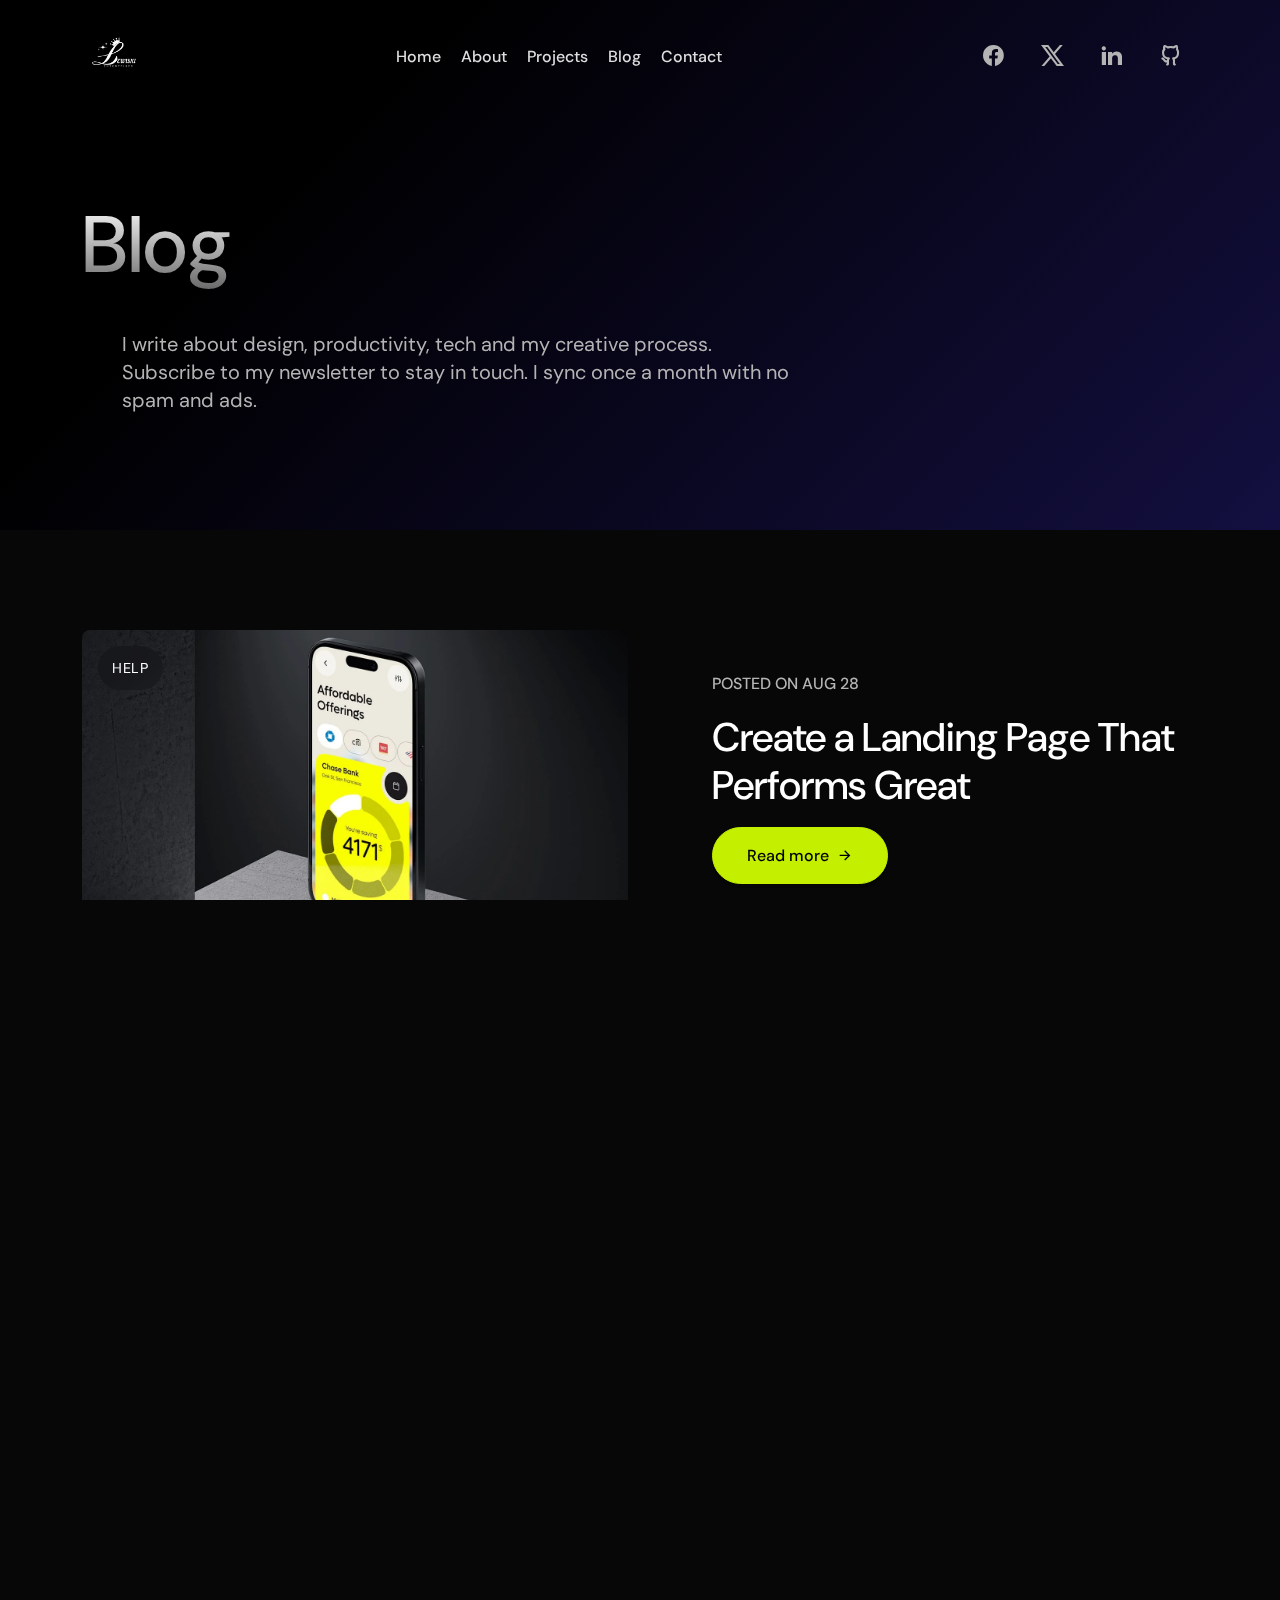
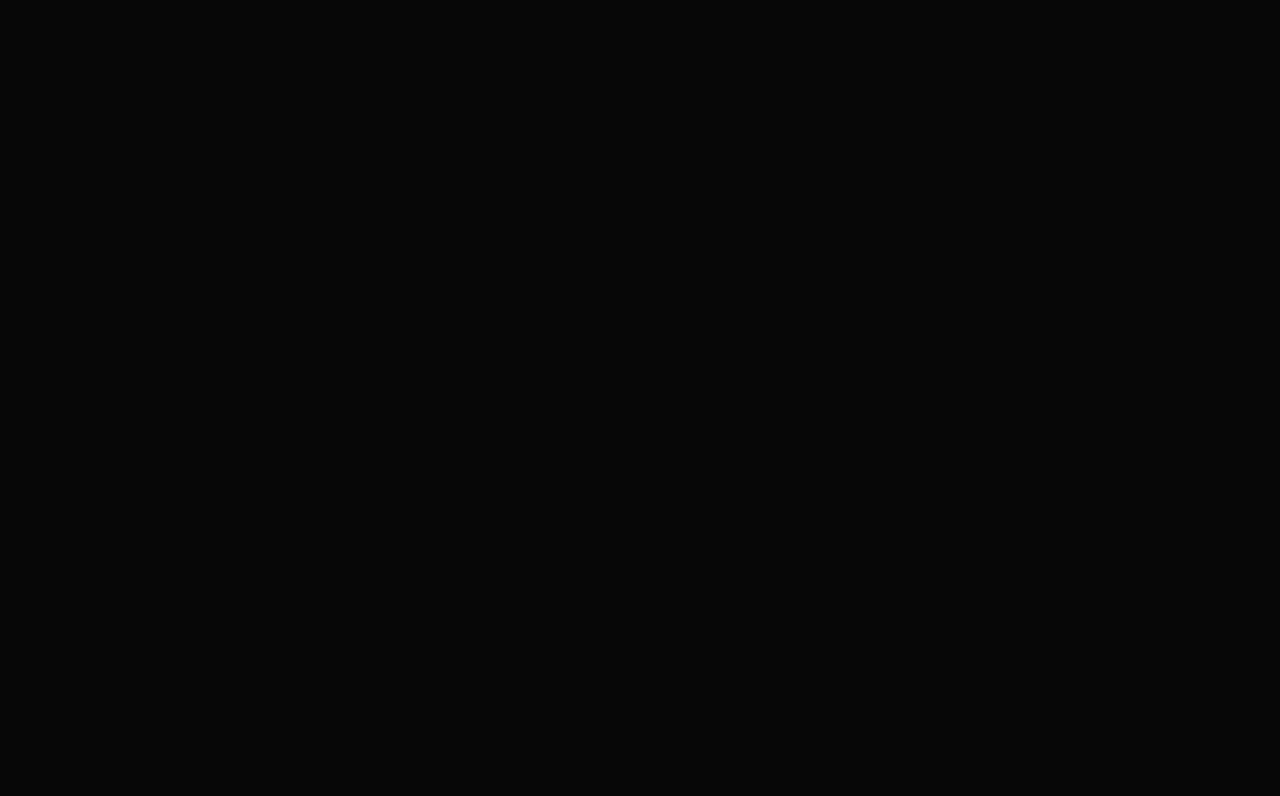
<file: blog.html>
<!DOCTYPE html>
<html lang="en">

<head>
    <!-- META -->
    <meta charset="utf-8">
    <meta http-equiv="X-UA-Compatible" content="IE=edge">
    <meta name="viewport" content="width=device-width, initial-scale=1">
    <meta name="description" content="Wize - Creative Portfolio Showcase Template">
    <meta name="keywords" content="personal, portfolio new, html, one page, bootstrap, new html template, design, creative, onepage, clean, modern">
    <meta name="author" content="Tanvir Hossain">
    <!-- PAGE TITLE -->
    <title>Wize - Creative Personal Portfolio</title>
    <!-- FAVICON ICON -->
    <link rel="shortcut icon" href="assets/images/favicon.png" type="image/x-icon" />
    <!-- ALL GOOGLE FONTS -->
    <link rel="preconnect" href="https://fonts.googleapis.com">
    <link rel="preconnect" href="https://fonts.gstatic.com" crossorigin>
    <link href="https://fonts.googleapis.com/css2?family=DM+Sans:ital,opsz,wght@0,9..40,100..1000;1,9..40,100..1000&display=swap" rel="stylesheet">
    <!-- BOOTSTRAP CSS -->
    <link rel="stylesheet" href="assets/css/bootstrap.min.css" />
    <!-- FONT AWESOME CSS -->
    <link rel="stylesheet" href="assets/fonts/remixicon.css" />
    <!-- MAGNIFIC CSS -->
    <link rel="stylesheet" href="assets/css/magnific-popup.css">
    <!-- NICE SELECT CSS -->
    <link rel="stylesheet" href="assets/css/nice-select.min.css" />
    <!-- ANIMATE CSS -->
    <link rel="stylesheet" href="assets/css/animate.min.css" />
    <!-- SLICK CSS -->
    <link rel="stylesheet" href="assets/css/slick.min.css" />
    <!-- SPACING CSS -->
    <link rel="stylesheet" href="assets/css/spacing.css" />
    <!-- MAIN STYLE CSS -->
    <link rel="stylesheet" href="assets/css/style.css" />
    <!-- RESPONSIVE CSS -->
    <link rel="stylesheet" href="assets/css/responsive.css">
    <!-- HTML5 shim and Respond.js IE8 support of HTML5 elements and media queries -->
    <!-- WARNING: Respond.js doesn't work if you view the page via file:// -->
    <!--[if lt IE 9]>
      <script src="https://oss.maxcdn.com/html5shiv/3.7.2/html5shiv.min.js"></script>
      <script src="https://oss.maxcdn.com/respond/1.4.2/respond.min.js"></script>
    <![endif]-->
</head>

<body>
  
    <!-- END PRELOADER AREA -->
    <!-- START MAGIC CURSOR AND BALL AREA-->
    <div id="magic-cursor">
        <div id="ball"></div>
    </div>
    <div id="magic-cursor">
        <div id="ball"></div>
    </div>
    <!-- / END MAGIC CURSOR AND BALL AREA-->
    <!-- START MENU DESIGN AREA -->
    <header class="main-header">
        <div class="header-upper">
            <div class="container">
                <div class="header-inner d-flex align-items-center">
                    <!-- START LOGO DESIGN AREA -->
                    <div class="logo-outer">
                        <div class="logo">
                            <a href="index.html"><img src="assets/images/logos/logo.png" alt="Logo" title="Logo" /></a>
                        </div>
                    </div>
                    <!-- / END LOGO DESIGN AREA -->
                    <!-- START NAV DESIGN AREA -->
                    <div class="nav-outer clearfix mx-auto">
                        <!-- Main Menu -->
                        <nav class="main-menu navbar-expand-lg">
                            <div class="navbar-header">
                                <div class="mobile-logo">
                                    <a href="index.html">
                                        <img src="assets/images/logos/logo.png" alt="Logo" title="Logo" />
                                    </a>
                                </div>
                                <!-- Toggle Button -->
                                <button type="button" class="navbar-toggle" data-bs-toggle="collapse" data-bs-target=".navbar-collapse">
                                    <span class="icon-bar"></span>
                                    <span class="icon-bar"></span>
                                    <span class="icon-bar"></span>
                                </button>
                            </div>
                            <div class="navbar-collapse collapse">
                                <ul class="navigation clearfix">
                                    <li><a class="nav-link-click" href="index.html">Home</a></li>
                                    <li><a class="nav-link-click" href="about.html">about</a></li>
                                    <li><a class="nav-link-click" href="projects.html">Projects</a></li>
                                    <li><a class="nav-link-click" href="blog.html">blog</a></li>
                                    <li><a class="nav-link-click" href="contact.html">Contact</a></li>
                                </ul>
                            </div>
                        </nav>
                        <!-- / END NAV DESIGN AREA -->
                    </div>
                    <div class="about-social text-center">
                        <ul>
                            <li><a href=""><i class="ri-facebook-circle-fill"></i></a></li>
                            <li><a href=""><i class="ri-twitter-x-line"></i></a></li>
                            <li><a href=""><i class="ri-linkedin-fill"></i></a></li>
                            <li><a href=""><i class="ri-github-line"></i></a></li>
                        </ul>
                    </div>
                </div>
            </div>
        </div>
    </header>
    <!-- / END MENU DESIGN AREA -->
    <!-- START MENU DESIGN AREA -->
    <div id="smooth-wrapper">
        <div id="smooth-content">
            <main class="main-bg o-hidden">
                <!-- START HEADER DESIGN AREA -->
                <section class="single-page-hero-area">
                    <div class="container">
                        <div class="row align-items-center">
                            <div class="col-lg-12">
                                <h2>Blog</h2>
                                <p>I write about design, productivity, tech and my creative process. Subscribe to my newsletter to stay in touch. I sync once a month with no spam and ads.</p>
                            </div>
                        </div>
                    </div>
                </section>
                <!-- / END HEADER DESIGN AREA -->
                <!-- START VLOG DESIGN AREA -->
                <div class="blog-area" id="blog">
                    <div class="container">
                        <div class="row">
                            <div class="blog-list">
                                <div class="col-lg-12">
                                    <!-- START SINGLE VLOG DESIGN AREA -->
                                    <div class="row blog-post-box align-items-center">
                                        <div class="col-lg-6">
                                            <div class="blog-post-img">
                                                <a href="single-blog.html">
                                                    <img src="assets/images/blog/blog1.jpg" alt="">
                                                </a>
                                                <div class="blog-post-category">
                                                    <a href="#">Help</a>
                                                </div>
                                            </div>
                                        </div>
                                        <div class="col-lg-6">
                                            <div class="blog-post-caption">
                                                <h3>Posted on Aug 28</h3>
                                                <h2><a class="link-decoration" href="single-blog.html">Create a Landing Page That Performs Great</a></h2>
                                                <a class="theme-btn" href="single-blog.html">Read more <i class="ri-arrow-right-line"></i></a>
                                            </div>
                                        </div>
                                    </div>
                                    <!-- START SINGLE VLOG DESIGN AREA -->
                                    <!-- START SINGLE VLOG DESIGN AREA -->
                                    <div class="row blog-post-box align-items-center">
                                        <div class="col-lg-6">
                                            <div class="blog-post-img">
                                                <a href="single-blog.html">
                                                    <img src="assets/images/blog/blog2.jpg" alt="">
                                                </a>
                                                <div class="blog-post-category">
                                                    <a href="#">Branding</a>
                                                </div>
                                            </div>
                                        </div>
                                        <div class="col-lg-6">
                                            <div class="blog-post-caption">
                                                <h3>Posted on Aug 28</h3>
                                                <h2><a class="link-decoration" href="single-blog.html">Starting and Growing a Career in Web Design</a></h2>
                                                <a class="theme-btn" href="single-blog.html">Read more <i class="ri-arrow-right-line"></i></a>
                                            </div>
                                        </div>
                                    </div>
                                    <!-- START SINGLE VLOG DESIGN AREA -->
                                    <!-- START SINGLE VLOG DESIGN AREA -->
                                    <div class="row blog-post-box align-items-center">
                                        <div class="col-lg-6">
                                            <div class="blog-post-img">
                                                <a href="single-blog.html">
                                                    <img src="assets/images/blog/blog3.jpg" alt="">
                                                </a>
                                                <div class="blog-post-category">
                                                    <a href="#">Design</a>
                                                </div>
                                            </div>
                                        </div>
                                        <div class="col-lg-6">
                                            <div class="blog-post-caption">
                                                <h3>Posted on Aug 28</h3>
                                                <h2><a class="link-decoration" href="single-blog.html">How Can Designers Prepare for the Future?</a></h2>
                                                <a class="theme-btn" href="single-blog.html">Read more <i class="ri-arrow-right-line"></i></a>
                                            </div>
                                        </div>
                                    </div>
                                    <!-- START SINGLE VLOG DESIGN AREA -->
                                </div>
                            </div>
                        </div>
                    </div>
                </div>
                <!-- / END VLOG DESIGN AREA -->
                <!-- START CALL TO ACTION DESIGN AREA -->
                <section class="call-to-action-area">
                    <div class="container">
                        <div class="row">
                            <!-- START ABOUT TEXT DESIGN AREA -->
                            <div class="col-lg-12">
                                <div class="call-to-action-part wow fadeInUp delay-0-2s text-center">
                                    <h2>Are You Ready to kickstart your project?</h2>
                                    <p>Reach out and let's make it happen ✨. I'm also available for full-time or Part-time opportunities to push the boundaries of design and deliver exceptional work.</p>
                                    <div class="hero-btns">
                                        <a href="contact.html" class="theme-btn call-to-action-button">Let's Talk <i class="ri-download-line"></i></a>
                                    </div>
                                </div>
                            </div>
                            <!-- / END ABOUT TEXT DESIGN AREA -->
                        </div>
                    </div>
                </section>
                <!--  // END CALL TO ACTION DESIGN AREA -->
                <!-- START FOOTER DESIGN AREA -->
                <footer class="main-footer">
                    <div class="footer-bottom pt-50 pb-40">
                        <div class="container">
                            <div class="row">
                                <div class="col-lg-12 text-center">
                                    <div class="copyright-text">
                                        <p>
                                            &copy;Copyright <a href="index.html">Wize</a> All
                                            Rights Reserved.
                                        </p>
                                    </div>
                                </div>
                            </div>
                        </div>
                    </div>
                </footer>
            </main>
        </div>
    </div>
    <!-- / END FOOTER DESIGN AREA -->
    <!-- START SCROOL UP DESIGN AREA -->
    <div class="progress-wrap cursor-pointer">
        <i class="ri-arrow-up-s-line"></i>
        <svg class="progress-circle svg-content" width="100%" height="100%" viewBox="-1 -1 102 102">
            <path d="M50,1 a49,49 0 0,1 0,98 a49,49 0 0,1 0,-98" />
        </svg>
    </div>
    <!-- / END SCROOL UP DESIGN AREA -->
    <!-- JQUERY JS -->
    <script src="assets/js/jquery-3.6.0.min.js"></script>
    <!-- BOOTSTRAP JS-->
    <script src="assets/js/bootstrap.min.js"></script>
    <!-- APPEAR JS -->
    <script src="assets/js/appear.min.js"></script>
    <!-- MAGNIFICANT JS -->
    <script src="assets/js/jquery.magnific-popup.min.js"></script>
    <!-- SLICK JS-->
    <script src="assets/js/slick.min.js"></script>
    <!-- GSAP AND LOCOMOTIV JS-->
    <script src="assets/js/gsap.min.js"></script>
    <script src="assets/js/ScrollSmoother.min.js"></script>
    <script src="assets/js/ScrollTrigger.min.js"></script>
    <script src="assets/js/smoother-script.js"></script>
    <!-- NICE SELECT JS-->
    <script src="assets/js/jquery.nice-select.min.js"></script>
    <!-- IMAGE LOADER JS-->
    <script src="assets/js/imagesloaded.pkgd.min.js"></script>
    <!-- ISOTOPE JS-->
    <script src="assets/js/isotope.pkgd.min.js"></script>
    <!--  WOW ANIMATION JS-->
    <script src="assets/js/wow.min.js"></script>
    <!-- SCRIPT JS-->
    <script src="assets/js/script.js"></script>
</body>

</html>
</file>
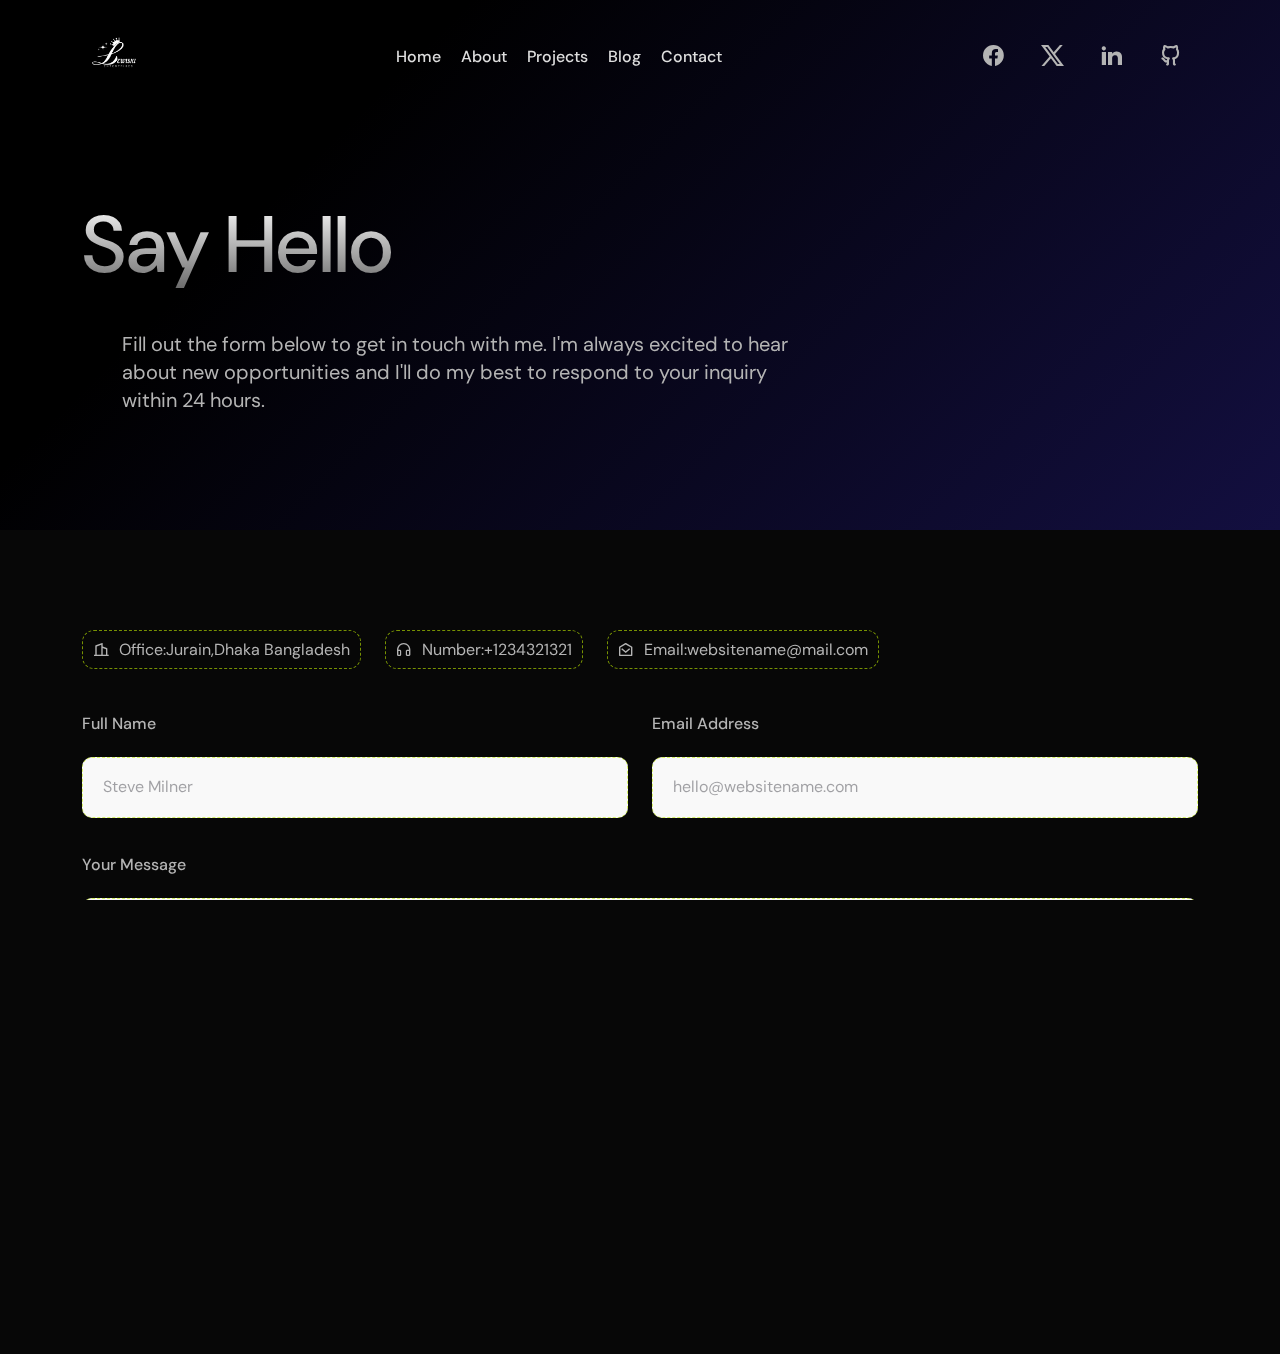
<file: contact.html>
<!DOCTYPE html>
<html lang="en">

<head>
    <!-- META -->
    <meta charset="utf-8">
    <meta http-equiv="X-UA-Compatible" content="IE=edge">
    <meta name="viewport" content="width=device-width, initial-scale=1">
    <meta name="description" content="Wize - Creative Portfolio Showcase Template">
    <meta name="keywords" content="personal, portfolio new, html, one page, bootstrap, new html template, design, creative, onepage, clean, modern">
    <meta name="author" content="Tanvir Hossain">
    <!-- PAGE TITLE -->
    <title>Wize - Creative Personal Portfolio</title>
    <!-- FAVICON ICON -->
    <link rel="shortcut icon" href="assets/images/favicon.png" type="image/x-icon" />
    <!-- ALL GOOGLE FONTS -->
    <link rel="preconnect" href="https://fonts.googleapis.com">
    <link rel="preconnect" href="https://fonts.gstatic.com" crossorigin>
    <link href="https://fonts.googleapis.com/css2?family=DM+Sans:ital,opsz,wght@0,9..40,100..1000;1,9..40,100..1000&display=swap" rel="stylesheet">
    <!-- BOOTSTRAP CSS -->
    <link rel="stylesheet" href="assets/css/bootstrap.min.css" />
    <!-- FONT AWESOME CSS -->
    <link rel="stylesheet" href="assets/fonts/remixicon.css" />
    <!-- MAGNIFIC CSS -->
    <link rel="stylesheet" href="assets/css/magnific-popup.css">
    <!-- NICE SELECT CSS -->
    <link rel="stylesheet" href="assets/css/nice-select.min.css" />
    <!-- ANIMATE CSS -->
    <link rel="stylesheet" href="assets/css/animate.min.css" />
    <!-- SLICK CSS -->
    <link rel="stylesheet" href="assets/css/slick.min.css" />
    <!-- SPACING CSS -->
    <link rel="stylesheet" href="assets/css/spacing.css" />
    <!-- MAIN STYLE CSS -->
    <link rel="stylesheet" href="assets/css/style.css" />
    <!-- RESPONSIVE CSS -->
    <link rel="stylesheet" href="assets/css/responsive.css">
    <!-- HTML5 shim and Respond.js IE8 support of HTML5 elements and media queries -->
    <!-- WARNING: Respond.js doesn't work if you view the page via file:// -->
    <!--[if lt IE 9]>
      <script src="https://oss.maxcdn.com/html5shiv/3.7.2/html5shiv.min.js"></script>
      <script src="https://oss.maxcdn.com/respond/1.4.2/respond.min.js"></script>
    <![endif]-->
</head>

<body>
    <!-- START PRELOADER AREA-->
    
    <!-- END PRELOADER AREA -->
    <!-- START MAGIC CURSOR AND BALL AREA-->
    <div id="magic-cursor">
        <div id="ball"></div>
    </div>
    <div id="magic-cursor">
        <div id="ball"></div>
    </div>
    <!-- / END MAGIC CURSOR AND BALL AREA-->
    <!-- START MENU DESIGN AREA -->
    <header class="main-header">
        <div class="header-upper">
            <div class="container">
                <div class="header-inner d-flex align-items-center">
                    <!-- START LOGO DESIGN AREA -->
                    <div class="logo-outer">
                        <div class="logo">
                            <a href="index.html"><img src="assets/images/logos/logo.png" alt="Logo" title="Logo" /></a>
                        </div>
                    </div>
                    <!-- / END LOGO DESIGN AREA -->
                    <!-- START NAV DESIGN AREA -->
                    <div class="nav-outer clearfix mx-auto">
                        <!-- Main Menu -->
                        <nav class="main-menu navbar-expand-lg">
                            <div class="navbar-header">
                                <div class="mobile-logo">
                                    <a href="index.html">
                                        <img src="assets/images/logos/logo.png" alt="Logo" title="Logo" />
                                    </a>
                                </div>
                                <!-- Toggle Button -->
                                <button type="button" class="navbar-toggle" data-bs-toggle="collapse" data-bs-target=".navbar-collapse">
                                    <span class="icon-bar"></span>
                                    <span class="icon-bar"></span>
                                    <span class="icon-bar"></span>
                                </button>
                            </div>
                            <div class="navbar-collapse collapse">
                                <ul class="navigation clearfix">
                                    <li><a class="nav-link-click" href="index.html">Home</a></li>
                                    <li><a class="nav-link-click" href="about.html">about</a></li>
                                    <li><a class="nav-link-click" href="projects.html">Projects</a></li>
                                    <li><a class="nav-link-click" href="blog.html">blog</a></li>
                                    <li><a class="nav-link-click" href="contact.html">Contact</a></li>
                                </ul>
                            </div>
                        </nav>
                        <!-- / END NAV DESIGN AREA -->
                    </div>
                    <div class="about-social text-center">
                        <ul>
                            <li><a href=""><i class="ri-facebook-circle-fill"></i></a></li>
                            <li><a href=""><i class="ri-twitter-x-line"></i></a></li>
                            <li><a href=""><i class="ri-linkedin-fill"></i></a></li>
                            <li><a href=""><i class="ri-github-line"></i></a></li>
                        </ul>
                    </div>
                </div>
            </div>
        </div>
    </header>
    <!-- / END MENU DESIGN AREA -->
    <!-- START MENU DESIGN AREA -->
    <div id="smooth-wrapper">
        <div id="smooth-content">
            <main class="main-bg o-hidden">
                <!-- START HEADER DESIGN AREA -->
                <section class="single-page-hero-area">
                    <div class="container">
                        <div class="row align-items-center">
                            <div class="col-lg-12">
                                <h2>Say Hello</h2>
                                <p>Fill out the form below to get in touch with me. I'm always excited to hear about new opportunities and I'll do my best to respond to your inquiry within 24 hours.</p>
                            </div>
                        </div>
                    </div>
                </section>
                <!-- / END HEADER DESIGN AREA -->
                <!-- START CONTACT DESIGN AREA -->
                <section id="contact" class="contact-area">
                    <div class="container">
                        <div class="container-inner">
                            <div class="row">
                                <!-- START CONTACT FORM DESIGN AREA -->
                                <div class="col-lg-12">
                                    <ul class="extra-skills wow fadeInUp delay-0-2s pb-30">
                                        <li><i class="ri-building-2-line"></i>Office:Jurain,Dhaka Bangladesh</li>
                                        <li><i class="ri-headphone-line"></i>Number:+1234321321</li>
                                        <li><i class="ri-mail-open-line"></i>Email:websitename@mail.com</li>
                                    </ul>
                                    <div class="contact-form contact-form-area wow fadeInUp delay-0-4s">
                                        <form id="contactForm" class="contactForm" name="contactForm" action="assets/php/form-process.php" method="post">
                                            <div class="row">
                                                <div class="col-md-6">
                                                    <div class="form-group">
                                                        <label for="name">Full Name</label>
                                                        <input type="text" id="name" name="name" class="form-control" value="" placeholder="Steve Milner" required="" data-error="Please enter your Name" />
                                                        <label for="name" class="for-icon"><i class="far fa-user"></i></label>
                                                        <div class="help-block with-errors"></div>
                                                    </div>
                                                </div>
                                                <div class="col-md-6">
                                                    <div class="form-group">
                                                        <label for="email">Email Address</label>
                                                        <input type="email" id="email" name="email" class="form-control" value="" placeholder="hello@websitename.com" required="" data-error="Please enter your Email" />
                                                        <label for="email" class="for-icon"><i class="far fa-envelope"></i></label>
                                                        <div class="help-block with-errors"></div>
                                                    </div>
                                                </div>
                                                <div class="col-md-12">
                                                    <div class="form-group">
                                                        <label for="message">Your Message</label>
                                                        <textarea name="message" id="message" class="form-control" rows="4" placeholder="Write Your message" required="" data-error="Please Write your Message"></textarea>
                                                        <div class="help-block with-errors"></div>
                                                    </div>
                                                </div>
                                                <div class="col-md-12">
                                                    <div class="form-group mb-0">
                                                        <button type="submit" class="theme-btn">
                                                            Send Me Message <i class="ri-mail-line"></i>
                                                        </button>
                                                        <div id="msgSubmit" class="hidden"></div>
                                                    </div>
                                                </div>
                                            </div>
                                        </form>
                                    </div>
                                </div>
                                <!-- / END CONTACT FORM DESIGN AREA -->
                            </div>
                        </div>
                    </div>
                </section>
                <!-- / END CONTACT DESIGN AREA -->
                <!-- START FOOTER DESIGN AREA -->
                <footer class="main-footer">
                    <div class="footer-bottom pt-50 pb-40">
                        <div class="container">
                            <div class="row">
                                <div class="col-lg-12 text-center">
                                    <div class="copyright-text">
                                        <p>
                                            &copy;Copyright <a href="index.html">Wize</a> All
                                            Rights Reserved.
                                        </p>
                                    </div>
                                </div>
                            </div>
                        </div>
                    </div>
                </footer>
            </main>
        </div>
    </div>
    <!-- / END FOOTER DESIGN AREA -->
    <!-- START SCROOL UP DESIGN AREA -->
    <div class="progress-wrap cursor-pointer">
        <i class="ri-arrow-up-s-line"></i>
        <svg class="progress-circle svg-content" width="100%" height="100%" viewBox="-1 -1 102 102">
            <path d="M50,1 a49,49 0 0,1 0,98 a49,49 0 0,1 0,-98" />
        </svg>
    </div>
    <!-- / END SCROOL UP DESIGN AREA -->
    <!-- JQUERY JS -->
    <script src="assets/js/jquery-3.6.0.min.js"></script>
    <!-- BOOTSTRAP JS-->
    <script src="assets/js/bootstrap.min.js"></script>
    <!-- APPEAR JS -->
    <script src="assets/js/appear.min.js"></script>
    <!-- MAGNIFICANT JS -->
    <script src="assets/js/jquery.magnific-popup.min.js"></script>
    <!-- SLICK JS-->
    <script src="assets/js/slick.min.js"></script>
    <!-- GSAP AND LOCOMOTIV JS-->
    <script src="assets/js/gsap.min.js"></script>
    <script src="assets/js/ScrollSmoother.min.js"></script>
    <script src="assets/js/ScrollTrigger.min.js"></script>
    <script src="assets/js/smoother-script.js"></script>
    <!-- NICE SELECT JS-->
    <script src="assets/js/jquery.nice-select.min.js"></script>
    <!-- IMAGE LOADER JS-->
    <script src="assets/js/imagesloaded.pkgd.min.js"></script>
    <!-- ISOTOPE JS-->
    <script src="assets/js/isotope.pkgd.min.js"></script>
    <!--  WOW ANIMATION JS-->
    <script src="assets/js/wow.min.js"></script>
    <!-- SCRIPT JS-->
    <script src="assets/js/script.js"></script>
</body>

</html>
</file>
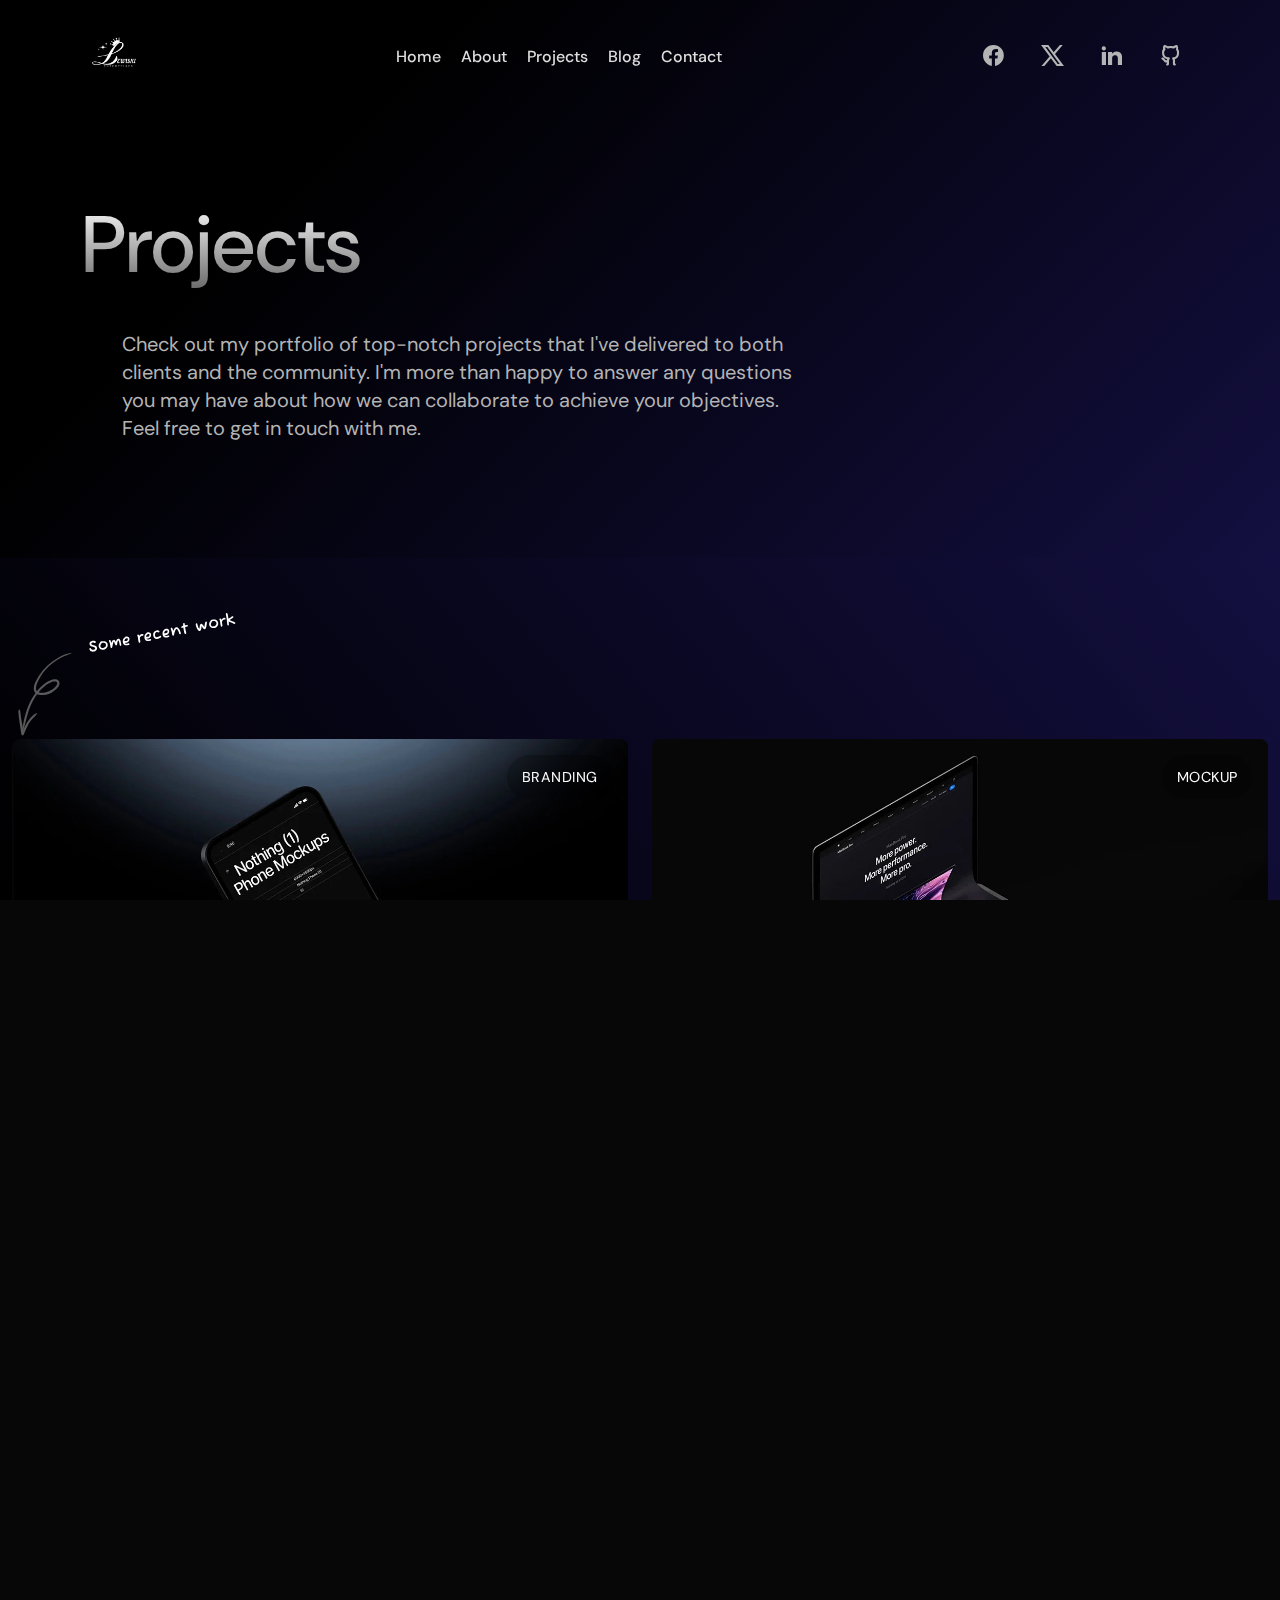
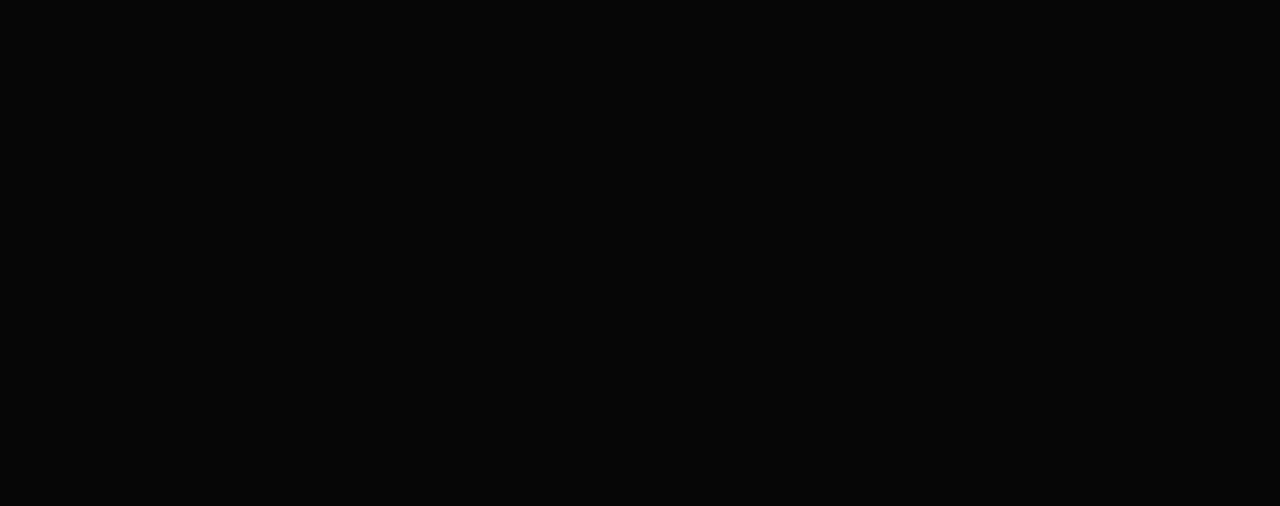
<file: projects.html>
<!DOCTYPE html>
<html lang="en">

<head>
    <!-- META -->
    <meta charset="utf-8">
    <meta http-equiv="X-UA-Compatible" content="IE=edge">
    <meta name="viewport" content="width=device-width, initial-scale=1">
    <meta name="description" content="Wize - Creative Portfolio Showcase Template">
    <meta name="keywords" content="personal, portfolio new, html, one page, bootstrap, new html template, design, creative, onepage, clean, modern">
    <meta name="author" content="Tanvir Hossain">
    <!-- PAGE TITLE -->
    <title>Wize - Creative Personal Portfolio</title>
    <!-- FAVICON ICON -->
    <link rel="shortcut icon" href="assets/images/favicon.png" type="image/x-icon" />
    <!-- ALL GOOGLE FONTS -->
    <link rel="preconnect" href="https://fonts.googleapis.com">
    <link rel="preconnect" href="https://fonts.gstatic.com" crossorigin>
    <link href="https://fonts.googleapis.com/css2?family=DM+Sans:ital,opsz,wght@0,9..40,100..1000;1,9..40,100..1000&display=swap" rel="stylesheet">
    <!-- BOOTSTRAP CSS -->
    <link rel="stylesheet" href="assets/css/bootstrap.min.css" />
    <!-- FONT AWESOME CSS -->
    <link rel="stylesheet" href="assets/fonts/remixicon.css" />
    <!-- MAGNIFIC CSS -->
    <link rel="stylesheet" href="assets/css/magnific-popup.css">
    <!-- NICE SELECT CSS -->
    <link rel="stylesheet" href="assets/css/nice-select.min.css" />
    <!-- ANIMATE CSS -->
    <link rel="stylesheet" href="assets/css/animate.min.css" />
    <!-- SLICK CSS -->
    <link rel="stylesheet" href="assets/css/slick.min.css" />
    <!-- SPACING CSS -->
    <link rel="stylesheet" href="assets/css/spacing.css" />
    <!-- MAIN STYLE CSS -->
    <link rel="stylesheet" href="assets/css/style.css" />
    <!-- RESPONSIVE CSS -->
    <link rel="stylesheet" href="assets/css/responsive.css">
    <!-- HTML5 shim and Respond.js IE8 support of HTML5 elements and media queries -->
    <!-- WARNING: Respond.js doesn't work if you view the page via file:// -->
    <!--[if lt IE 9]>
      <script src="https://oss.maxcdn.com/html5shiv/3.7.2/html5shiv.min.js"></script>
      <script src="https://oss.maxcdn.com/respond/1.4.2/respond.min.js"></script>
    <![endif]-->
</head>

<body>
    <!-- START PRELOADER AREA-->

    <!-- END PRELOADER AREA -->
    <!-- START MAGIC CURSOR AND BALL AREA-->
    <div id="magic-cursor">
        <div id="ball"></div>
    </div>
    <div id="magic-cursor">
        <div id="ball"></div>
    </div>
    <!-- / END MAGIC CURSOR AND BALL AREA-->
    <!-- START MENU DESIGN AREA -->
    <header class="main-header">
        <div class="header-upper">
            <div class="container">
                <div class="header-inner d-flex align-items-center">
                    <!-- START LOGO DESIGN AREA -->
                    <div class="logo-outer">
                        <div class="logo">
                            <a href="index.html"><img src="assets/images/logos/logo.png" alt="Logo" title="Logo" /></a>
                        </div>
                    </div>
                    <!-- / END LOGO DESIGN AREA -->
                    <!-- START NAV DESIGN AREA -->
                    <div class="nav-outer clearfix mx-auto">
                        <!-- Main Menu -->
                        <nav class="main-menu navbar-expand-lg">
                            <div class="navbar-header">
                                <div class="mobile-logo">
                                    <a href="index.html">
                                        <img src="assets/images/logos/logo.png" alt="Logo" title="Logo" />
                                    </a>
                                </div>
                                <!-- Toggle Button -->
                                <button type="button" class="navbar-toggle" data-bs-toggle="collapse" data-bs-target=".navbar-collapse">
                                    <span class="icon-bar"></span>
                                    <span class="icon-bar"></span>
                                    <span class="icon-bar"></span>
                                </button>
                            </div>
                            <div class="navbar-collapse collapse">
                                <ul class="navigation clearfix">
                                    <li><a class="nav-link-click" href="index.html">Home</a></li>
                                    <li><a class="nav-link-click" href="about.html">about</a></li>
                                    <li><a class="nav-link-click" href="projects.html">Projects</a></li>
                                    <li><a class="nav-link-click" href="blog.html">blog</a></li>
                                    <li><a class="nav-link-click" href="contact.html">Contact</a></li>
                                </ul>
                            </div>
                        </nav>
                        <!-- / END NAV DESIGN AREA -->
                    </div>
                    <div class="about-social text-center">
                        <ul>
                            <li><a href=""><i class="ri-facebook-circle-fill"></i></a></li>
                            <li><a href=""><i class="ri-twitter-x-line"></i></a></li>
                            <li><a href=""><i class="ri-linkedin-fill"></i></a></li>
                            <li><a href=""><i class="ri-github-line"></i></a></li>
                        </ul>
                    </div>
                </div>
            </div>
        </div>
    </header>
    <!-- / END MENU DESIGN AREA -->
    <!-- START MENU DESIGN AREA -->
    <div id="smooth-wrapper">
        <div id="smooth-content">
            <main class="main-bg o-hidden">
                <!-- START HEADER DESIGN AREA -->
                <section class="single-page-hero-area">
                    <div class="container">
                        <div class="row align-items-center">
                            <div class="col-lg-12">
                                <h2>Projects</h2>
                                <p>Check out my portfolio of top-notch projects that I've delivered to both clients and the community. I'm more than happy to answer any questions you may have about how we can collaborate to achieve your objectives. Feel free to get in touch with me.</p>
                            </div>
                        </div>
                    </div>
                </section>
                <!-- / END HEADER DESIGN AREA -->
                <!-- START PORTFOLIO DESIGN AREA -->
                <div class="projects-area" id="portfolio">
                    <div class="custom-icon">
                        <img src="assets/images/custom/work-scribble.svg" alt="custom">
                    </div>
                    <div class="container-fluid">
                        <div class="row g-4 portfolio-grid">
                            <!-- START SINGLE PORTFOLIO DESIGN AREA -->
                            <div class="col-md-6 col-xl-6 portfolio-item category-1">
                                <a href="assets/images/projects/work1.jpg" class="work-popup">
                                    <div class="portfolio-box">
                                        <!-- Image -->
                                        <img src="assets/images/projects/work1.jpg" alt="" data-rjs="2">
                                        <!-- Category -->
                                        <span class="portfolio-category">Branding</span>
                                        <!-- Caption -->
                                        <div class="portfolio-caption">
                                            <h1>Glasses of Cocktail</h1>
                                        </div>
                                    </div>
                                </a>
                            </div>
                            <!-- // END SINGLE PORTFOLIO DESIGN AREA -->
                            <!-- START SINGLE PORTFOLIO DESIGN AREA -->
                            <div class="col-md-6 col-xl-6 portfolio-item category-2">
                                <a href="single-project.html">
                                    <div class="portfolio-box">
                                        <!-- Image -->
                                        <img src="assets/images/projects/work2.jpg" alt="" data-rjs="2">
                                        <!-- Category -->
                                        <span class="portfolio-category">Mockup</span>
                                        <!-- Caption -->
                                        <div class="portfolio-caption">
                                            <h1>A Branch with Flowers</h1>
                                        </div>
                                    </div>
                                </a>
                            </div>
                            <!-- // END SINGLE PORTFOLIO DESIGN AREA -->
                            <!-- START SINGLE PORTFOLIO DESIGN AREA -->
                            <div class="col-md-6 col-xl-4 portfolio-item category-2">
                                <a href="https://www.youtube.com/watch?v=qZEPs3vmYB4" class="popup-youtube">
                                    <div class="portfolio-box">
                                        <!-- Image -->
                                        <img src="assets/images/projects/work3.jpg" alt="" data-rjs="2">
                                        <!-- Category -->
                                        <span class="portfolio-category">Video</span>
                                        <!-- Caption -->
                                        <div class="portfolio-caption">
                                            <h1>Orange Rose Flower</h1>
                                        </div>
                                    </div>
                                </a>
                            </div>
                            <!-- // END SINGLE PORTFOLIO DESIGN AREA -->
                            <!-- START SINGLE PORTFOLIO DESIGN AREA -->
                            <div class="col-md-6 col-xl-4 portfolio-item category-1">
                                <a href="assets/images/projects/work4.jpg" class="work-popup">
                                    <div class="portfolio-box">
                                        <!-- Image -->
                                        <img src="assets/images/projects/work4.jpg" alt="" data-rjs="2">
                                        <!-- Category -->
                                        <span class="portfolio-category">Branding</span>
                                        <!-- Caption -->
                                        <div class="portfolio-caption">
                                            <h1>Green Plant on a Desk</h1>
                                        </div>
                                    </div>
                                </a>
                            </div>
                            <!-- // END SINGLE PORTFOLIO DESIGN AREA -->
                            <!-- START SINGLE PORTFOLIO DESIGN AREA -->
                            <div class="col-md-6 col-xl-4 portfolio-item category-2">
                                <a href="assets/images/projects/work5.jpg" class="work-popup">
                                    <div class="portfolio-box">
                                        <!-- Image -->
                                        <img src="assets/images/projects/work5.jpg" alt="" data-rjs="2">
                                        <!-- Category -->
                                        <span class="portfolio-category">Mockup</span>
                                        <!-- Caption -->
                                        <div class="portfolio-caption">
                                            <h1>Orange Rose Flower</h1>
                                        </div>
                                    </div>
                                </a>
                            </div>
                            <!-- // END SINGLE PORTFOLIO DESIGN AREA -->
                        </div>
                    </div>
                </div>
                <!-- // END PORTFOLIO DESIGN AREA -->
                <!-- START CALL TO ACTION DESIGN AREA -->
                <section class="call-to-action-area">
                    <div class="container">
                        <div class="row">
                            <!-- START ABOUT TEXT DESIGN AREA -->
                            <div class="col-lg-12">
                                <div class="call-to-action-part wow fadeInUp delay-0-2s text-center">
                                    <h2>Are You Ready to kickstart your project?</h2>
                                    <p>Reach out and let's make it happen ✨. I'm also available for full-time or Part-time opportunities to push the boundaries of design and deliver exceptional work.</p>
                                    <div class="hero-btns">
                                        <a href="contact.html" class="theme-btn call-to-action-button">Let's Talk <i class="ri-download-line"></i></a>
                                    </div>
                                </div>
                            </div>
                            <!-- / END ABOUT TEXT DESIGN AREA -->
                        </div>
                    </div>
                </section>
                <!--  // END CALL TO ACTION DESIGN AREA -->
                <!-- START FOOTER DESIGN AREA -->
                <footer class="main-footer">
                    <div class="footer-bottom pt-50 pb-40">
                        <div class="container">
                            <div class="row">
                                <div class="col-lg-12 text-center">
                                    <div class="copyright-text">
                                        <p>
                                            &copy;Copyright <a href="index.html">Wize</a> All
                                            Rights Reserved.
                                        </p>
                                    </div>
                                </div>
                            </div>
                        </div>
                    </div>
                </footer>
            </main>
        </div>
    </div>
    <!-- / END FOOTER DESIGN AREA -->
    <!-- START SCROOL UP DESIGN AREA -->
    <div class="progress-wrap cursor-pointer">
        <i class="ri-arrow-up-s-line"></i>
        <svg class="progress-circle svg-content" width="100%" height="100%" viewBox="-1 -1 102 102">
            <path d="M50,1 a49,49 0 0,1 0,98 a49,49 0 0,1 0,-98" />
        </svg>
    </div>
    <!-- / END SCROOL UP DESIGN AREA -->
    <!-- JQUERY JS -->
    <script src="assets/js/jquery-3.6.0.min.js"></script>
    <!-- BOOTSTRAP JS-->
    <script src="assets/js/bootstrap.min.js"></script>
    <!-- APPEAR JS -->
    <script src="assets/js/appear.min.js"></script>
    <!-- MAGNIFICANT JS -->
    <script src="assets/js/jquery.magnific-popup.min.js"></script>
    <!-- SLICK JS-->
    <script src="assets/js/slick.min.js"></script>
    <!-- GSAP AND LOCOMOTIV JS-->
    <script src="assets/js/gsap.min.js"></script>
    <script src="assets/js/ScrollSmoother.min.js"></script>
    <script src="assets/js/ScrollTrigger.min.js"></script>
    <script src="assets/js/smoother-script.js"></script>
    <!-- NICE SELECT JS-->
    <script src="assets/js/jquery.nice-select.min.js"></script>
    <!-- IMAGE LOADER JS-->
    <script src="assets/js/imagesloaded.pkgd.min.js"></script>
    <!-- ISOTOPE JS-->
    <script src="assets/js/isotope.pkgd.min.js"></script>
    <!--  WOW ANIMATION JS-->
    <script src="assets/js/wow.min.js"></script>
    <!-- SCRIPT JS-->
    <script src="assets/js/script.js"></script>
</body>

</html>
</file>
<file: assets/css/spacing.css>
/*
* ----------------------------------------------------------------------------------------
Author       : Hridoy
Template Name: Liam - Creative Portfolio Showcase Template
Version      : 1.0                                          
* ----------------------------------------------------------------------------------------
*/
/*
* ----------------------------------------------------------------------------------------
*PADDING MARGIN
* ----------------------------------------------------------------------------------------
*/
.p-5 {
    padding: 5px !important;
}

.p-10 {
    padding: 10px;
}

.p-15 {
    padding: 15px;
}

.p-20 {
    padding: 20px;
}

.p-25 {
    padding: 25px;
}

.p-30 {
    padding: 30px;
}

.p-35 {
    padding: 35px;
}

.p-40 {
    padding: 40px;
}

.p-45 {
    padding: 45px;
}

.p-50 {
    padding: 50px;
}

.p-55 {
    padding: 55px;
}

.p-60 {
    padding: 60px;
}

.p-65 {
    padding: 65px;
}

.p-70 {
    padding: 70px;
}

.p-75 {
    padding: 75px;
}

.p-80 {
    padding: 80px;
}

.p-85 {
    padding: 85px;
}

.p-90 {
    padding: 90px;
}

.p-95 {
    padding: 95px;
}

.p-100 {
    padding: 100px;
}

.p-105 {
    padding: 105px;
}

.p-110 {
    padding: 110px;
}

.p-115 {
    padding: 115px;
}

.p-120 {
    padding: 120px;
}

.p-125 {
    padding: 125px;
}

.p-130 {
    padding: 130px;
}

.p-135 {
    padding: 135px;
}

.p-140 {
    padding: 140px;
}

.p-145 {
    padding: 145px;
}

.p-150 {
    padding: 150px;
}

.p-155 {
    padding: 155px;
}

.p-160 {
    padding: 160px;
}

.p-165 {
    padding: 165px;
}

.p-170 {
    padding: 170px;
}

.p-175 {
    padding: 175px;
}

.p-180 {
    padding: 180px;
}

.p-185 {
    padding: 185px;
}

.p-190 {
    padding: 190px;
}

.p-195 {
    padding: 195px;
}

.p-200 {
    padding: 200px;
}

.p-205 {
    padding: 205px;
}

.p-210 {
    padding: 210px;
}

.p-215 {
    padding: 215px;
}

.p-220 {
    padding: 220px;
}

.p-225 {
    padding: 225px;
}

.p-230 {
    padding: 230px;
}

.p-235 {
    padding: 235px;
}

.p-240 {
    padding: 240px;
}

.p-245 {
    padding: 245px;
}

.p-250 {
    padding: 250px;
}

/* Padding Top */
.pt-5,
.py-5 {
    padding-top: 5px !important;
}

.pt-10,
.py-10 {
    padding-top: 10px;
}

.pt-15,
.py-15 {
    padding-top: 15px;
}

.pt-20,
.py-20 {
    padding-top: 20px;
}

.pt-25,
.py-25 {
    padding-top: 25px;
}

.pt-30,
.py-30 {
    padding-top: 30px;
}

.pt-35,
.py-35 {
    padding-top: 35px;
}

.pt-40,
.py-40 {
    padding-top: 40px;
}

.pt-45,
.py-45 {
    padding-top: 45px;
}

.pt-50,
.py-50 {
    padding-top: 50px;
}

.pt-55,
.py-55 {
    padding-top: 55px;
}

.pt-60,
.py-60 {
    padding-top: 60px;
}

.pt-65,
.py-65 {
    padding-top: 65px;
}

.pt-70,
.py-70 {
    padding-top: 70px;
}

.pt-75,
.py-75 {
    padding-top: 75px;
}

.pt-80,
.py-80 {
    padding-top: 80px;
}

.pt-85,
.py-85 {
    padding-top: 85px;
}

.pt-90,
.py-90 {
    padding-top: 90px;
}

.pt-95,
.py-95 {
    padding-top: 95px;
}

.pt-100,
.py-100 {
    padding-top: 100px;
}

.pt-105,
.py-105 {
    padding-top: 105px;
}

.pt-110,
.py-110 {
    padding-top: 110px;
}

.pt-115,
.py-115 {
    padding-top: 115px;
}

.pt-120,
.py-120 {
    padding-top: 120px;
}

.pt-125,
.py-125 {
    padding-top: 125px;
}

.pt-130,
.py-130 {
    padding-top: 130px;
}

.pt-135,
.py-135 {
    padding-top: 135px;
}

.pt-140,
.py-140 {
    padding-top: 140px;
}

.pt-145,
.py-145 {
    padding-top: 145px;
}

.pt-150,
.py-150 {
    padding-top: 150px;
}

.pt-155,
.py-155 {
    padding-top: 155px;
}

.pt-160,
.py-160 {
    padding-top: 160px;
}

.pt-165,
.py-165 {
    padding-top: 165px;
}

.pt-170,
.py-170 {
    padding-top: 170px;
}

.pt-175,
.py-175 {
    padding-top: 175px;
}

.pt-180,
.py-180 {
    padding-top: 180px;
}

.pt-185,
.py-185 {
    padding-top: 185px;
}

.pt-190,
.py-190 {
    padding-top: 190px;
}

.pt-195,
.py-195 {
    padding-top: 195px;
}

.pt-200,
.py-200 {
    padding-top: 200px;
}

.pt-205,
.py-205 {
    padding-top: 205px;
}

.pt-210,
.py-210 {
    padding-top: 210px;
}

.pt-215,
.py-215 {
    padding-top: 215px;
}

.pt-220,
.py-220 {
    padding-top: 220px;
}

.pt-225,
.py-225 {
    padding-top: 225px;
}

.pt-230,
.py-230 {
    padding-top: 230px;
}

.pt-235,
.py-235 {
    padding-top: 235px;
}

.pt-240,
.py-240 {
    padding-top: 240px;
}

.pt-245,
.py-245 {
    padding-top: 245px;
}

.pt-250,
.py-250 {
    padding-top: 250px;
}

/* Padding Bottom */
.pb-5,
.py-5 {
    padding-bottom: 5px !important;
}

.pb-10,
.py-10 {
    padding-bottom: 10px;
}

.pb-15,
.py-15 {
    padding-bottom: 15px;
}

.pb-20,
.py-20 {
    padding-bottom: 20px;
}

.pb-25,
.py-25 {
    padding-bottom: 25px;
}

.pb-30,
.py-30 {
    padding-bottom: 30px;
}

.pb-35,
.py-35 {
    padding-bottom: 35px;
}

.pb-40,
.py-40 {
    padding-bottom: 40px;
}

.pb-45,
.py-45 {
    padding-bottom: 45px;
}

.pb-50,
.py-50 {
    padding-bottom: 50px;
}

.pb-55,
.py-55 {
    padding-bottom: 55px;
}

.pb-60,
.py-60 {
    padding-bottom: 60px;
}

.pb-65,
.py-65 {
    padding-bottom: 65px;
}

.pb-70,
.py-70 {
    padding-bottom: 70px;
}

.pb-75,
.py-75 {
    padding-bottom: 75px;
}

.pb-80,
.py-80 {
    padding-bottom: 80px;
}

.pb-85,
.py-85 {
    padding-bottom: 85px;
}

.pb-90,
.py-90 {
    padding-bottom: 90px;
}

.pb-95,
.py-95 {
    padding-bottom: 95px;
}

.pb-100,
.py-100 {
    padding-bottom: 100px;
}

.pb-105,
.py-105 {
    padding-bottom: 105px;
}

.pb-110,
.py-110 {
    padding-bottom: 110px;
}

.pb-115,
.py-115 {
    padding-bottom: 115px;
}

.pb-120,
.py-120 {
    padding-bottom: 120px;
}

.pb-125,
.py-125 {
    padding-bottom: 125px;
}

.pb-130,
.py-130 {
    padding-bottom: 130px;
}

.pb-135,
.py-135 {
    padding-bottom: 135px;
}

.pb-140,
.py-140 {
    padding-bottom: 140px;
}

.pb-145,
.py-145 {
    padding-bottom: 145px;
}

.pb-150,
.py-150 {
    padding-bottom: 150px;
}

.pb-155,
.py-155 {
    padding-bottom: 155px;
}

.pb-160,
.py-160 {
    padding-bottom: 160px;
}

.pb-165,
.py-165 {
    padding-bottom: 165px;
}

.pb-170,
.py-170 {
    padding-bottom: 170px;
}

.pb-175,
.py-175 {
    padding-bottom: 175px;
}

.pb-180,
.py-180 {
    padding-bottom: 180px;
}

.pb-185,
.py-185 {
    padding-bottom: 185px;
}

.pb-190,
.py-190 {
    padding-bottom: 190px;
}

.pb-195,
.py-195 {
    padding-bottom: 195px;
}

.pb-200,
.py-200 {
    padding-bottom: 200px;
}

.pb-205,
.py-205 {
    padding-bottom: 205px;
}

.pb-210,
.py-210 {
    padding-bottom: 210px;
}

.pb-215,
.py-215 {
    padding-bottom: 215px;
}

.pb-220,
.py-220 {
    padding-bottom: 220px;
}

.pb-225,
.py-225 {
    padding-bottom: 225px;
}

.pb-230,
.py-230 {
    padding-bottom: 230px;
}

.pb-235,
.py-235 {
    padding-bottom: 235px;
}

.pb-240,
.py-240 {
    padding-bottom: 240px;
}

.pb-245,
.py-245 {
    padding-bottom: 245px;
}

.pb-250,
.py-250 {
    padding-bottom: 250px;
}

/* Margin Around */
.m-5 {
    margin: 5px !important;
}

.m-10 {
    margin: 10px;
}

.m-15 {
    margin: 15px;
}

.m-20 {
    margin: 20px;
}

.m-25 {
    margin: 25px;
}

.m-30 {
    margin: 30px;
}

.m-35 {
    margin: 35px;
}

.m-40 {
    margin: 40px;
}

.m-45 {
    margin: 45px;
}

.m-50 {
    margin: 50px;
}

.m-55 {
    margin: 55px;
}

.m-60 {
    margin: 60px;
}

.m-65 {
    margin: 65px;
}

.m-70 {
    margin: 70px;
}

.m-75 {
    margin: 75px;
}

.m-80 {
    margin: 80px;
}

.m-85 {
    margin: 85px;
}

.m-90 {
    margin: 90px;
}

.m-95 {
    margin: 95px;
}

.m-100 {
    margin: 100px;
}

.m-105 {
    margin: 105px;
}

.m-110 {
    margin: 110px;
}

.m-115 {
    margin: 115px;
}

.m-120 {
    margin: 120px;
}

.m-125 {
    margin: 125px;
}

.m-130 {
    margin: 130px;
}

.m-135 {
    margin: 135px;
}

.m-140 {
    margin: 140px;
}

.m-145 {
    margin: 145px;
}

.m-150 {
    margin: 150px;
}

.m-155 {
    margin: 155px;
}

.m-160 {
    margin: 160px;
}

.m-165 {
    margin: 165px;
}

.m-170 {
    margin: 170px;
}

.m-175 {
    margin: 175px;
}

.m-180 {
    margin: 180px;
}

.m-185 {
    margin: 185px;
}

.m-190 {
    margin: 190px;
}

.m-195 {
    margin: 195px;
}

.m-200 {
    margin: 200px;
}

.m-205 {
    margin: 205px;
}

.m-210 {
    margin: 210px;
}

.m-215 {
    margin: 215px;
}

.m-220 {
    margin: 220px;
}

.m-225 {
    margin: 225px;
}

.m-230 {
    margin: 230px;
}

.m-235 {
    margin: 235px;
}

.m-240 {
    margin: 240px;
}

.m-245 {
    margin: 245px;
}

.m-250 {
    margin: 250px;
}

/* Margin Top */
.mt-5,
.my-5 {
    margin-top: 5px !important;
}

.mt-10,
.my-10 {
    margin-top: 10px;
}

.mt-15,
.my-15 {
    margin-top: 15px;
}

.mt-20,
.my-20 {
    margin-top: 20px;
}

.mt-25,
.my-25 {
    margin-top: 25px;
}

.mt-30,
.my-30 {
    margin-top: 30px;
}

.mt-35,
.my-35 {
    margin-top: 35px;
}

.mt-40,
.my-40 {
    margin-top: 40px;
}

.mt-45,
.my-45 {
    margin-top: 45px;
}

.mt-50,
.my-50 {
    margin-top: 50px;
}

.mt-55,
.my-55 {
    margin-top: 55px;
}

.mt-60,
.my-60 {
    margin-top: 60px;
}

.mt-65,
.my-65 {
    margin-top: 65px;
}

.mt-70,
.my-70 {
    margin-top: 70px;
}

.mt-75,
.my-75 {
    margin-top: 75px;
}

.mt-80,
.my-80 {
    margin-top: 80px;
}

.mt-85,
.my-85 {
    margin-top: 85px;
}

.mt-90,
.my-90 {
    margin-top: 90px;
}

.mt-95,
.my-95 {
    margin-top: 95px;
}

.mt-100,
.my-100 {
    margin-top: 100px;
}

.mt-105,
.my-105 {
    margin-top: 105px;
}

.mt-110,
.my-110 {
    margin-top: 110px;
}

.mt-115,
.my-115 {
    margin-top: 115px;
}

.mt-120,
.my-120 {
    margin-top: 120px;
}

.mt-125,
.my-125 {
    margin-top: 125px;
}

.mt-130,
.my-130 {
    margin-top: 130px;
}

.mt-135,
.my-135 {
    margin-top: 135px;
}

.mt-140,
.my-140 {
    margin-top: 140px;
}

.mt-145,
.my-145 {
    margin-top: 145px;
}

.mt-150,
.my-150 {
    margin-top: 150px;
}

.mt-155,
.my-155 {
    margin-top: 155px;
}

.mt-160,
.my-160 {
    margin-top: 160px;
}

.mt-165,
.my-165 {
    margin-top: 165px;
}

.mt-170,
.my-170 {
    margin-top: 170px;
}

.mt-175,
.my-175 {
    margin-top: 175px;
}

.mt-180,
.my-180 {
    margin-top: 180px;
}

.mt-185,
.my-185 {
    margin-top: 185px;
}

.mt-190,
.my-190 {
    margin-top: 190px;
}

.mt-195,
.my-195 {
    margin-top: 195px;
}

.mt-200,
.my-200 {
    margin-top: 200px;
}

.mt-205,
.my-205 {
    margin-top: 205px;
}

.mt-210,
.my-210 {
    margin-top: 210px;
}

.mt-215,
.my-215 {
    margin-top: 215px;
}

.mt-220,
.my-220 {
    margin-top: 220px;
}

.mt-225,
.my-225 {
    margin-top: 225px;
}

.mt-230,
.my-230 {
    margin-top: 230px;
}

.mt-235,
.my-235 {
    margin-top: 235px;
}

.mt-240,
.my-240 {
    margin-top: 240px;
}

.mt-245,
.my-245 {
    margin-top: 245px;
}

.mt-250,
.my-250 {
    margin-top: 250px;
}

/* Margin Bottom */
.mb-5,
.my-5 {
    margin-bottom: 5px !important;
}

.mb-10,
.my-10 {
    margin-bottom: 10px;
}

.mb-15,
.my-15 {
    margin-bottom: 15px;
}

.mb-20,
.my-20 {
    margin-bottom: 20px;
}

.mb-25,
.my-25 {
    margin-bottom: 25px;
}

.mb-30,
.my-30 {
    margin-bottom: 30px;
}

.mb-35,
.my-35 {
    margin-bottom: 35px;
}

.mb-40,
.my-40 {
    margin-bottom: 40px;
}

.mb-45,
.my-45 {
    margin-bottom: 45px;
}

.mb-50,
.my-50 {
    margin-bottom: 50px;
}

.mb-55,
.my-55 {
    margin-bottom: 55px;
}

.mb-60,
.my-60 {
    margin-bottom: 60px;
}

.mb-65,
.my-65 {
    margin-bottom: 65px;
}

.mb-70,
.my-70 {
    margin-bottom: 70px;
}

.mb-75,
.my-75 {
    margin-bottom: 75px;
}

.mb-80,
.my-80 {
    margin-bottom: 80px;
}

.mb-85,
.my-85 {
    margin-bottom: 85px;
}

.mb-90,
.my-90 {
    margin-bottom: 90px;
}

.mb-95,
.my-95 {
    margin-bottom: 95px;
}

.mb-100,
.my-100 {
    margin-bottom: 100px;
}

.mb-105,
.my-105 {
    margin-bottom: 105px;
}

.mb-110,
.my-110 {
    margin-bottom: 110px;
}

.mb-115,
.my-115 {
    margin-bottom: 115px;
}

.mb-120,
.my-120 {
    margin-bottom: 120px;
}

.mb-125,
.my-125 {
    margin-bottom: 125px;
}

.mb-130,
.my-130 {
    margin-bottom: 130px;
}

.mb-135,
.my-135 {
    margin-bottom: 135px;
}

.mb-140,
.my-140 {
    margin-bottom: 140px;
}

.mb-145,
.my-145 {
    margin-bottom: 145px;
}

.mb-150,
.my-150 {
    margin-bottom: 150px;
}

.mb-155,
.my-155 {
    margin-bottom: 155px;
}

.mb-160,
.my-160 {
    margin-bottom: 160px;
}

.mb-165,
.my-165 {
    margin-bottom: 165px;
}

.mb-170,
.my-170 {
    margin-bottom: 170px;
}

.mb-175,
.my-175 {
    margin-bottom: 175px;
}

.mb-180,
.my-180 {
    margin-bottom: 180px;
}

.mb-185,
.my-185 {
    margin-bottom: 185px;
}

.mb-190,
.my-190 {
    margin-bottom: 190px;
}

.mb-195,
.my-195 {
    margin-bottom: 195px;
}

.mb-200,
.my-200 {
    margin-bottom: 200px;
}

.mb-205,
.my-205 {
    margin-bottom: 205px;
}

.mb-210,
.my-210 {
    margin-bottom: 210px;
}

.mb-215,
.my-215 {
    margin-bottom: 215px;
}

.mb-220,
.my-220 {
    margin-bottom: 220px;
}

.mb-225,
.my-225 {
    margin-bottom: 225px;
}

.mb-230,
.my-230 {
    margin-bottom: 230px;
}

.mb-235,
.my-235 {
    margin-bottom: 235px;
}

.mb-240,
.my-240 {
    margin-bottom: 240px;
}

.mb-245,
.my-245 {
    margin-bottom: 245px;
}

.mb-250,
.my-250 {
    margin-bottom: 250px;
}

/* Responsive Padding Margin */
@media only screen and (max-width: 991px) {

    /* Padding Around */
    .rp-0 {
        padding: 0px !important;
    }

    .rp-5 {
        padding: 5px !important;
    }

    .rp-10 {
        padding: 10px;
    }

    .rp-15 {
        padding: 15px;
    }

    .rp-20 {
        padding: 20px;
    }

    .rp-25 {
        padding: 25px;
    }

    .rp-30 {
        padding: 30px;
    }

    .rp-35 {
        padding: 35px;
    }

    .rp-40 {
        padding: 40px;
    }

    .rp-45 {
        padding: 45px;
    }

    .rp-50 {
        padding: 50px;
    }

    .rp-55 {
        padding: 55px;
    }

    .rp-60 {
        padding: 60px;
    }

    .rp-65 {
        padding: 65px;
    }

    .rp-70 {
        padding: 70px;
    }

    .rp-75 {
        padding: 75px;
    }

    .rp-80 {
        padding: 80px;
    }

    .rp-85 {
        padding: 85px;
    }

    .rp-90 {
        padding: 90px;
    }

    .rp-95 {
        padding: 95px;
    }

    .rp-100 {
        padding: 100px;
    }

    .rp-105 {
        padding: 105px;
    }

    .rp-110 {
        padding: 110px;
    }

    .rp-115 {
        padding: 115px;
    }

    .rp-120 {
        padding: 120px;
    }

    .rp-125 {
        padding: 125px;
    }

    .rp-130 {
        padding: 130px;
    }

    .rp-135 {
        padding: 135px;
    }

    .rp-140 {
        padding: 140px;
    }

    .rp-145 {
        padding: 145px;
    }

    .rp-150 {
        padding: 150px;
    }

    /* Padding Top */
    .rpt-0,
    .rpy-0 {
        padding-top: 0px !important;
    }

    .rpt-5,
    .rpy-5 {
        padding-top: 5px !important;
    }

    .rpt-10,
    .rpy-10 {
        padding-top: 10px;
    }

    .rpt-15,
    .rpy-15 {
        padding-top: 15px;
    }

    .rpt-20,
    .rpy-20 {
        padding-top: 20px;
    }

    .rpt-25,
    .rpy-25 {
        padding-top: 25px;
    }

    .rpt-30,
    .rpy-30 {
        padding-top: 30px;
    }

    .rpt-35,
    .rpy-35 {
        padding-top: 35px;
    }

    .rpt-40,
    .rpy-40 {
        padding-top: 40px;
    }

    .rpt-45,
    .rpy-45 {
        padding-top: 45px;
    }

    .rpt-50,
    .rpy-50 {
        padding-top: 50px;
    }

    .rpt-55,
    .rpy-55 {
        padding-top: 55px;
    }

    .rpt-60,
    .rpy-60 {
        padding-top: 60px;
    }

    .rpt-65,
    .rpy-65 {
        padding-top: 65px;
    }

    .rpt-70,
    .rpy-70 {
        padding-top: 70px;
    }

    .rpt-75,
    .rpy-75 {
        padding-top: 75px;
    }

    .rpt-80,
    .rpy-80 {
        padding-top: 80px;
    }

    .rpt-85,
    .rpy-85 {
        padding-top: 85px;
    }

    .rpt-90,
    .rpy-90 {
        padding-top: 90px;
    }

    .rpt-95,
    .rpy-95 {
        padding-top: 95px;
    }

    .rpt-100,
    .rpy-100 {
        padding-top: 100px;
    }

    .rpt-105,
    .rpy-105 {
        padding-top: 105px;
    }

    .rpt-110,
    .rpy-110 {
        padding-top: 110px;
    }

    .rpt-115,
    .rpy-115 {
        padding-top: 115px;
    }

    .rpt-120,
    .rpy-120 {
        padding-top: 120px;
    }

    .rpt-125,
    .rpy-125 {
        padding-top: 125px;
    }

    .rpt-130,
    .rpy-130 {
        padding-top: 130px;
    }

    .rpt-135,
    .rpy-135 {
        padding-top: 135px;
    }

    .rpt-140,
    .rpy-140 {
        padding-top: 140px;
    }

    .rpt-145,
    .rpy-145 {
        padding-top: 145px;
    }

    .rpt-150,
    .rpy-150 {
        padding-top: 150px;
    }

    /* Padding Bottom */
    .rpb-0,
    .rpy-0 {
        padding-bottom: 0px !important;
    }

    .rpb-5,
    .rpy-5 {
        padding-bottom: 5px !important;
    }

    .rpb-10,
    .rpy-10 {
        padding-bottom: 10px;
    }

    .rpb-15,
    .rpy-15 {
        padding-bottom: 15px;
    }

    .rpb-20,
    .rpy-20 {
        padding-bottom: 20px;
    }

    .rpb-25,
    .rpy-25 {
        padding-bottom: 25px;
    }

    .rpb-30,
    .rpy-30 {
        padding-bottom: 30px;
    }

    .rpb-35,
    .rpy-35 {
        padding-bottom: 35px;
    }

    .rpb-40,
    .rpy-40 {
        padding-bottom: 40px;
    }

    .rpb-45,
    .rpy-45 {
        padding-bottom: 45px;
    }

    .rpb-50,
    .rpy-50 {
        padding-bottom: 50px;
    }

    .rpb-55,
    .rpy-55 {
        padding-bottom: 55px;
    }

    .rpb-60,
    .rpy-60 {
        padding-bottom: 60px;
    }

    .rpb-65,
    .rpy-65 {
        padding-bottom: 65px;
    }

    .rpb-70,
    .rpy-70 {
        padding-bottom: 70px;
    }

    .rpb-75,
    .rpy-75 {
        padding-bottom: 75px;
    }

    .rpb-80,
    .rpy-80 {
        padding-bottom: 80px;
    }

    .rpb-85,
    .rpy-85 {
        padding-bottom: 85px;
    }

    .rpb-90,
    .rpy-90 {
        padding-bottom: 90px;
    }

    .rpb-95,
    .rpy-95 {
        padding-bottom: 95px;
    }

    .rpb-100,
    .rpy-100 {
        padding-bottom: 100px;
    }

    .rpb-105,
    .rpy-105 {
        padding-bottom: 105px;
    }

    .rpb-110,
    .rpy-110 {
        padding-bottom: 110px;
    }

    .rpb-115,
    .rpy-115 {
        padding-bottom: 115px;
    }

    .rpb-120,
    .rpy-120 {
        padding-bottom: 120px;
    }

    .rpb-125,
    .rpy-125 {
        padding-bottom: 125px;
    }

    .rpb-130,
    .rpy-130 {
        padding-bottom: 130px;
    }

    .rpb-135,
    .rpy-135 {
        padding-bottom: 135px;
    }

    .rpb-140,
    .rpy-140 {
        padding-bottom: 140px;
    }

    .rpb-145,
    .rpy-145 {
        padding-bottom: 145px;
    }

    .rpb-150,
    .rpy-150 {
        padding-bottom: 150px;
    }

    /* Margin Around */
    .rm-0 {
        margin: 0px !important;
    }

    .rm-5 {
        margin: 5px !important;
    }

    .rm-10 {
        margin: 10px;
    }

    .rm-15 {
        margin: 15px;
    }

    .rm-20 {
        margin: 20px;
    }

    .rm-25 {
        margin: 25px;
    }

    .rm-30 {
        margin: 30px;
    }

    .rm-35 {
        margin: 35px;
    }

    .rm-40 {
        margin: 40px;
    }

    .rm-45 {
        margin: 45px;
    }

    .rm-50 {
        margin: 50px;
    }

    .rm-55 {
        margin: 55px;
    }

    .rm-60 {
        margin: 60px;
    }

    .rm-65 {
        margin: 65px;
    }

    .rm-70 {
        margin: 70px;
    }

    .rm-75 {
        margin: 75px;
    }

    .rm-80 {
        margin: 80px;
    }

    .rm-85 {
        margin: 85px;
    }

    .rm-90 {
        margin: 90px;
    }

    .rm-95 {
        margin: 95px;
    }

    .rm-100 {
        margin: 100px;
    }

    .rm-105 {
        margin: 105px;
    }

    .rm-110 {
        margin: 110px;
    }

    .rm-115 {
        margin: 115px;
    }

    .rm-120 {
        margin: 120px;
    }

    .rm-125 {
        margin: 125px;
    }

    .rm-130 {
        margin: 130px;
    }

    .rm-135 {
        margin: 135px;
    }

    .rm-140 {
        margin: 140px;
    }

    .rm-145 {
        margin: 145px;
    }

    .rm-150 {
        margin: 150px;
    }

    /* Margin Top */
    .rmt-0,
    .rmy-0 {
        margin-top: 0px !important;
    }

    .rmt-5,
    .rmy-5 {
        margin-top: 5px !important;
    }

    .rmt-10,
    .rmy-10 {
        margin-top: 10px;
    }

    .rmt-15,
    .rmy-15 {
        margin-top: 15px;
    }

    .rmt-20,
    .rmy-20 {
        margin-top: 20px;
    }

    .rmt-25,
    .rmy-25 {
        margin-top: 25px;
    }

    .rmt-30,
    .rmy-30 {
        margin-top: 30px;
    }

    .rmt-35,
    .rmy-35 {
        margin-top: 35px;
    }

    .rmt-40,
    .rmy-40 {
        margin-top: 40px;
    }

    .rmt-45,
    .rmy-45 {
        margin-top: 45px;
    }

    .rmt-50,
    .rmy-50 {
        margin-top: 50px;
    }

    .rmt-55,
    .rmy-55 {
        margin-top: 55px;
    }

    .rmt-60,
    .rmy-60 {
        margin-top: 60px;
    }

    .rmt-65,
    .rmy-65 {
        margin-top: 65px;
    }

    .rmt-70,
    .rmy-70 {
        margin-top: 70px;
    }

    .rmt-75,
    .rmy-75 {
        margin-top: 75px;
    }

    .rmt-80,
    .rmy-80 {
        margin-top: 80px;
    }

    .rmt-85,
    .rmy-85 {
        margin-top: 85px;
    }

    .rmt-90,
    .rmy-90 {
        margin-top: 90px;
    }

    .rmt-95,
    .rmy-95 {
        margin-top: 95px;
    }

    .rmt-100,
    .rmy-100 {
        margin-top: 100px;
    }

    .rmt-105,
    .rmy-105 {
        margin-top: 105px;
    }

    .rmt-110,
    .rmy-110 {
        margin-top: 110px;
    }

    .rmt-115,
    .rmy-115 {
        margin-top: 115px;
    }

    .rmt-120,
    .rmy-120 {
        margin-top: 120px;
    }

    .rmt-125,
    .rmy-125 {
        margin-top: 125px;
    }

    .rmt-130,
    .rmy-130 {
        margin-top: 130px;
    }

    .rmt-135,
    .rmy-135 {
        margin-top: 135px;
    }

    .rmt-140,
    .rmy-140 {
        margin-top: 140px;
    }

    .rmt-145,
    .rmy-145 {
        margin-top: 145px;
    }

    .rmt-150,
    .rmy-150 {
        margin-top: 150px;
    }

    /* Margin Bottom */
    .rmb-0,
    .rmy-0 {
        margin-bottom: 0px !important;
    }

    .rmb-5,
    .rmy-5 {
        margin-bottom: 5px !important;
    }

    .rmb-10,
    .rmy-10 {
        margin-bottom: 10px;
    }

    .rmb-15,
    .rmy-15 {
        margin-bottom: 15px;
    }

    .rmb-20,
    .rmy-20 {
        margin-bottom: 20px;
    }

    .rmb-25,
    .rmy-25 {
        margin-bottom: 25px;
    }

    .rmb-30,
    .rmy-30 {
        margin-bottom: 30px;
    }

    .rmb-35,
    .rmy-35 {
        margin-bottom: 35px;
    }

    .rmb-40,
    .rmy-40 {
        margin-bottom: 40px;
    }

    .rmb-45,
    .rmy-45 {
        margin-bottom: 45px;
    }

    .rmb-50,
    .rmy-50 {
        margin-bottom: 50px;
    }

    .rmb-55,
    .rmy-55 {
        margin-bottom: 55px;
    }

    .rmb-60,
    .rmy-60 {
        margin-bottom: 60px;
    }

    .rmb-65,
    .rmy-65 {
        margin-bottom: 65px;
    }

    .rmb-70,
    .rmy-70 {
        margin-bottom: 70px;
    }

    .rmb-75,
    .rmy-75 {
        margin-bottom: 75px;
    }

    .rmb-80,
    .rmy-80 {
        margin-bottom: 80px;
    }

    .rmb-85,
    .rmy-85 {
        margin-bottom: 85px;
    }

    .rmb-90,
    .rmy-90 {
        margin-bottom: 90px;
    }

    .rmb-95,
    .rmy-95 {
        margin-bottom: 95px;
    }

    .rmb-100,
    .rmy-100 {
        margin-bottom: 100px;
    }

    .rmb-105,
    .rmy-105 {
        margin-bottom: 105px;
    }

    .rmb-110,
    .rmy-110 {
        margin-bottom: 110px;
    }

    .rmb-115,
    .rmy-115 {
        margin-bottom: 115px;
    }

    .rmb-120,
    .rmy-120 {
        margin-bottom: 120px;
    }

    .rmb-125,
    .rmy-125 {
        margin-bottom: 125px;
    }

    .rmb-130,
    .rmy-130 {
        margin-bottom: 130px;
    }

    .rmb-135,
    .rmy-135 {
        margin-bottom: 135px;
    }

    .rmb-140,
    .rmy-140 {
        margin-bottom: 140px;
    }

    .rmb-145,
    .rmy-145 {
        margin-bottom: 145px;
    }

    .rmb-150,
    .rmy-150 {
        margin-bottom: 150px;
    }
}

/*******************************************************/
/***************** ## Custom Animation ****************/
/*******************************************************/
/* Animation Delay */
.delay-1-0s {
    -webkit-animation-delay: 1s;
    animation-delay: 1s;
}

.delay-2-0s {
    -webkit-animation-delay: 2s;
    animation-delay: 2s;
}

.delay-0-1s {
    -webkit-animation-delay: 0.1s;
    animation-delay: 0.1s;
}

.delay-0-2s {
    -webkit-animation-delay: 0.2s;
    animation-delay: 0.2s;
}

.delay-0-3s {
    -webkit-animation-delay: 0.3s;
    animation-delay: 0.3s;
}

.delay-0-4s {
    -webkit-animation-delay: 0.4s;
    animation-delay: 0.4s;
}

.delay-0-5s {
    -webkit-animation-delay: 0.5s;
    animation-delay: 0.5s;
}

.delay-0-6s {
    -webkit-animation-delay: 0.6s;
    animation-delay: 0.6s;
}

.delay-0-7s {
    -webkit-animation-delay: 0.7s;
    animation-delay: 0.7s;
}

.delay-0-8s {
    -webkit-animation-delay: 0.8s;
    animation-delay: 0.8s;
}

.delay-0-9s {
    -webkit-animation-delay: 0.9s;
    animation-delay: 0.9s;
}

.delay-1-1s {
    -webkit-animation-delay: 1.1s;
    animation-delay: 1.1s;
}

.delay-1-2s {
    -webkit-animation-delay: 1.2s;
    animation-delay: 1.2s;
}

.delay-1-3s {
    -webkit-animation-delay: 1.3s;
    animation-delay: 1.3s;
}

.delay-1-4s {
    -webkit-animation-delay: 1.4s;
    animation-delay: 1.4s;
}

.delay-1-5s {
    -webkit-animation-delay: 1.5s;
    animation-delay: 1.5s;
}

.delay-1-6s {
    -webkit-animation-delay: 1.6s;
    animation-delay: 1.6s;
}

.delay-1-7s {
    -webkit-animation-delay: 1.7s;
    animation-delay: 1.7s;
}

.delay-1-8s {
    -webkit-animation-delay: 1.8s;
    animation-delay: 1.8s;
}

.delay-1-9s {
    -webkit-animation-delay: 1.9s;
    animation-delay: 1.9s;
}

/* Border Radius */
.br-5 {
    border-radius: 5px;
}

.br-10 {
    border-radius: 10px;
}

.br-15 {
    border-radius: 15px;
}

.br-20 {
    border-radius: 20px;
}

.br-25 {
    border-radius: 25px;
}

.br-30 {
    border-radius: 30px;
}



/* Menu Sticky */
@-webkit-keyframes sticky {
    0% {
        top: -100px;
    }

    100% {
        top: 0;
    }
}

@keyframes sticky {
    0% {
        top: -100px;
    }

    100% {
        top: 0;
    }
}

/* Hero Circle */
@-webkit-keyframes rotated_circle {
    0% {
        -webkit-transform: rotate(0deg);
        transform: rotate(0deg);
    }

    100% {
        -webkit-transform: rotate(360deg);
        transform: rotate(360deg);
    }
}

@keyframes rotated_circle {
    0% {
        -webkit-transform: rotate(0deg);
        transform: rotate(0deg);
    }

    100% {
        -webkit-transform: rotate(360deg);
        transform: rotate(360deg);
    }
}

/* Feedback Rotated */
@-webkit-keyframes semi_rotated {

    0%,
    100% {
        -webkit-transform: rotate(20deg);
        transform: rotate(20deg);
    }

    50% {
        -webkit-transform: rotate(-20deg);
        transform: rotate(-20deg);
    }
}

@keyframes semi_rotated {

    0%,
    100% {
        -webkit-transform: rotate(20deg);
        transform: rotate(20deg);
    }

    50% {
        -webkit-transform: rotate(-20deg);
        transform: rotate(-20deg);
    }
}

/* Image BG Rotated */
@-webkit-keyframes semi_rotated_two {

    0%,
    100% {
        -webkit-transform: rotate(-11deg);
        transform: rotate(-11deg);
    }

    50% {
        -webkit-transform: rotate(11deg);
        transform: rotate(11deg);
    }
}

@keyframes semi_rotated_two {

    0%,
    100% {
        -webkit-transform: rotate(-11deg);
        transform: rotate(-11deg);
    }

    50% {
        -webkit-transform: rotate(11deg);
        transform: rotate(11deg);
    }
}

@-webkit-keyframes move_arround {
    0% {
        top: 20px;
        left: 20px;
    }

    25% {
        top: 20px;
        left: -20px;
    }

    50% {
        top: -20px;
        left: -20px;
    }

    75% {
        top: -20px;
        left: 20px;
    }

    100% {
        top: 20px;
        left: 20px;
    }
}

@keyframes move_arround {
    0% {
        top: 20px;
        left: 20px;
    }

    25% {
        top: 20px;
        left: -20px;
    }

    50% {
        top: -20px;
        left: -20px;
    }

    75% {
        top: -20px;
        left: 20px;
    }

    100% {
        top: 20px;
        left: 20px;
    }
}

/* Hero Circle */
@-webkit-keyframes upDownLeft {

    0%,
    100% {
        -webkit-transform: translate(0px, 0px);
        transform: translate(0px, 0px);
    }

    25%,
    75% {
        -webkit-transform: translate(0px, 50px);
        transform: translate(0px, 50px);
    }

    50% {
        -webkit-transform: translate(-50px, 50px);
        transform: translate(-50px, 50px);
    }
}

@keyframes upDownLeft {

    0%,
    100% {
        -webkit-transform: translate(0px, 0px);
        transform: translate(0px, 0px);
    }

    25%,
    75% {
        -webkit-transform: translate(0px, 50px);
        transform: translate(0px, 50px);
    }

    50% {
        -webkit-transform: translate(-50px, 50px);
        transform: translate(-50px, 50px);
    }
}

@-webkit-keyframes shapeAnimationOne {
    0% {
        -webkit-transform: translate(0px, 0px) rotate(0deg);
        transform: translate(0px, 0px) rotate(0deg);
    }

    25% {
        -webkit-transform: translate(0px, 150px) rotate(90deg);
        transform: translate(0px, 150px) rotate(90deg);
    }

    50% {
        -webkit-transform: translate(150px, 150px) rotate(180deg);
        transform: translate(150px, 150px) rotate(180deg);
    }

    75% {
        -webkit-transform: translate(150px, 0px) rotate(270deg);
        transform: translate(150px, 0px) rotate(270deg);
    }

    100% {
        -webkit-transform: translate(0px, 0px) rotate(360deg);
        transform: translate(0px, 0px) rotate(360deg);
    }
}

@keyframes shapeAnimationOne {
    0% {
        -webkit-transform: translate(0px, 0px) rotate(0deg);
        transform: translate(0px, 0px) rotate(0deg);
    }

    25% {
        -webkit-transform: translate(0px, 150px) rotate(90deg);
        transform: translate(0px, 150px) rotate(90deg);
    }

    50% {
        -webkit-transform: translate(150px, 150px) rotate(180deg);
        transform: translate(150px, 150px) rotate(180deg);
    }

    75% {
        -webkit-transform: translate(150px, 0px) rotate(270deg);
        transform: translate(150px, 0px) rotate(270deg);
    }

    100% {
        -webkit-transform: translate(0px, 0px) rotate(360deg);
        transform: translate(0px, 0px) rotate(360deg);
    }
}

@-webkit-keyframes shapeAnimationTwo {
    0% {
        -webkit-transform: translate(0px, 0px) rotate(0deg);
        transform: translate(0px, 0px) rotate(0deg);
    }

    25% {
        -webkit-transform: translate(-150px, 0px) rotate(270deg);
        transform: translate(-150px, 0px) rotate(270deg);
    }

    50% {
        -webkit-transform: translate(-150px, 150px) rotate(180deg);
        transform: translate(-150px, 150px) rotate(180deg);
    }

    75% {
        -webkit-transform: translate(0px, 150px) rotate(90deg);
        transform: translate(0px, 150px) rotate(90deg);
    }

    100% {
        -webkit-transform: translate(0px, 0px) rotate(360deg);
        transform: translate(0px, 0px) rotate(360deg);
    }
}

@keyframes shapeAnimationTwo {
    0% {
        -webkit-transform: translate(0px, 0px) rotate(0deg);
        transform: translate(0px, 0px) rotate(0deg);
    }

    25% {
        -webkit-transform: translate(-150px, 0px) rotate(270deg);
        transform: translate(-150px, 0px) rotate(270deg);
    }

    50% {
        -webkit-transform: translate(-150px, 150px) rotate(180deg);
        transform: translate(-150px, 150px) rotate(180deg);
    }

    75% {
        -webkit-transform: translate(0px, 150px) rotate(90deg);
        transform: translate(0px, 150px) rotate(90deg);
    }

    100% {
        -webkit-transform: translate(0px, 0px) rotate(360deg);
        transform: translate(0px, 0px) rotate(360deg);
    }
}

@-webkit-keyframes shapeAnimationThree {
    0% {
        -webkit-transform: translate(0px, 0px) rotate(0deg);
        transform: translate(0px, 0px) rotate(0deg);
    }

    25% {
        -webkit-transform: translate(50px, 150px) rotate(90deg);
        transform: translate(50px, 150px) rotate(90deg);
    }

    50% {
        -webkit-transform: translate(150px, 150px) rotate(180deg);
        transform: translate(150px, 150px) rotate(180deg);
    }

    75% {
        -webkit-transform: translate(150px, 50px) rotate(270deg);
        transform: translate(150px, 50px) rotate(270deg);
    }

    100% {
        -webkit-transform: translate(0px, 0px) rotate(360deg);
        transform: translate(0px, 0px) rotate(360deg);
    }
}

@keyframes shapeAnimationThree {
    0% {
        -webkit-transform: translate(0px, 0px) rotate(0deg);
        transform: translate(0px, 0px) rotate(0deg);
    }

    25% {
        -webkit-transform: translate(50px, 150px) rotate(90deg);
        transform: translate(50px, 150px) rotate(90deg);
    }

    50% {
        -webkit-transform: translate(150px, 150px) rotate(180deg);
        transform: translate(150px, 150px) rotate(180deg);
    }

    75% {
        -webkit-transform: translate(150px, 50px) rotate(270deg);
        transform: translate(150px, 50px) rotate(270deg);
    }

    100% {
        -webkit-transform: translate(0px, 0px) rotate(360deg);
        transform: translate(0px, 0px) rotate(360deg);
    }
}

@-webkit-keyframes shapeAnimationFour {
    0% {
        -webkit-transform: translate(0px, 0px) rotate(0deg);
        transform: translate(0px, 0px) rotate(0deg);
    }

    25% {
        -webkit-transform: translate(-150px -50px) rotate(90deg);
        transform: translate(-150px -50px) rotate(90deg);
    }

    50% {
        -webkit-transform: translate(-150px, -150px) rotate(180deg);
        transform: translate(-150px, -150px) rotate(180deg);
    }

    75% {
        -webkit-transform: translate(-50px, -150px) rotate(270deg);
        transform: translate(-50px, -150px) rotate(270deg);
    }

    100% {
        -webkit-transform: translate(0px, 0px) rotate(360deg);
        transform: translate(0px, 0px) rotate(360deg);
    }
}

@keyframes shapeAnimationFour {
    0% {
        -webkit-transform: translate(0px, 0px) rotate(0deg);
        transform: translate(0px, 0px) rotate(0deg);
    }

    25% {
        -webkit-transform: translate(-150px -50px) rotate(90deg);
        transform: translate(-150px -50px) rotate(90deg);
    }

    50% {
        -webkit-transform: translate(-150px, -150px) rotate(180deg);
        transform: translate(-150px, -150px) rotate(180deg);
    }

    75% {
        -webkit-transform: translate(-50px, -150px) rotate(270deg);
        transform: translate(-50px, -150px) rotate(270deg);
    }

    100% {
        -webkit-transform: translate(0px, 0px) rotate(360deg);
        transform: translate(0px, 0px) rotate(360deg);
    }
}

@-webkit-keyframes shapeAnimationFive {
    0% {
        -webkit-transform: translate(0px, 0px) rotate(0deg);
        transform: translate(0px, 0px) rotate(0deg);
    }

    25% {
        -webkit-transform: translate(-100px -100px) rotate(90deg);
        transform: translate(-100px -100px) rotate(90deg);
    }

    50% {
        -webkit-transform: translate(100px, 50px) rotate(180deg);
        transform: translate(100px, 50px) rotate(180deg);
    }

    75% {
        -webkit-transform: translate(-100px, 150px) rotate(270deg);
        transform: translate(-100px, 150px) rotate(270deg);
    }

    100% {
        -webkit-transform: translate(0px, 0px) rotate(360deg);
        transform: translate(0px, 0px) rotate(360deg);
    }
}

@keyframes shapeAnimationFive {
    0% {
        -webkit-transform: translate(0px, 0px) rotate(0deg);
        transform: translate(0px, 0px) rotate(0deg);
    }

    25% {
        -webkit-transform: translate(-100px -100px) rotate(90deg);
        transform: translate(-100px -100px) rotate(90deg);
    }

    50% {
        -webkit-transform: translate(100px, 50px) rotate(180deg);
        transform: translate(100px, 50px) rotate(180deg);
    }

    75% {
        -webkit-transform: translate(-100px, 150px) rotate(270deg);
        transform: translate(-100px, 150px) rotate(270deg);
    }

    100% {
        -webkit-transform: translate(0px, 0px) rotate(360deg);
        transform: translate(0px, 0px) rotate(360deg);
    }
}

@-webkit-keyframes down-up-one {
    0% {
        -webkit-transform: rotateX(0deg) translateY(0px);
        transform: rotateX(0deg) translateY(0px);
    }

    50% {
        -webkit-transform: rotateX(0deg) translateY(25px);
        transform: rotateX(0deg) translateY(25px);
    }

    100% {
        -webkit-transform: rotateX(0deg) translateY(0px);
        transform: rotateX(0deg) translateY(0px);
    }
}

@keyframes down-up-one {
    0% {
        -webkit-transform: rotateX(0deg) translateY(0px);
        transform: rotateX(0deg) translateY(0px);
    }

    50% {
        -webkit-transform: rotateX(0deg) translateY(25px);
        transform: rotateX(0deg) translateY(25px);
    }

    100% {
        -webkit-transform: rotateX(0deg) translateY(0px);
        transform: rotateX(0deg) translateY(0px);
    }
}

@-webkit-keyframes down-up-two {
    0% {
        -webkit-transform: rotateX(0deg) translate(0px);
        transform: rotateX(0deg) translate(0px);
    }

    50% {
        -webkit-transform: rotateX(0deg) translate(25px, -25px);
        transform: rotateX(0deg) translate(25px, -25px);
    }

    100% {
        -webkit-transform: rotateX(0deg) translate(0px);
        transform: rotateX(0deg) translate(0px);
    }
}

@keyframes down-up-two {
    0% {
        -webkit-transform: rotateX(0deg) translate(0px);
        transform: rotateX(0deg) translate(0px);
    }

    50% {
        -webkit-transform: rotateX(0deg) translate(25px, -25px);
        transform: rotateX(0deg) translate(25px, -25px);
    }

    100% {
        -webkit-transform: rotateX(0deg) translate(0px);
        transform: rotateX(0deg) translate(0px);
    }
}

@-webkit-keyframes leftRightOne {

    0%,
    100% {
        -webkit-transform: translateX(0);
        transform: translateX(0);
    }

    50% {
        -webkit-transform: translateX(-100px);
        transform: translateX(-100px);
    }
}

@keyframes leftRightOne {

    0%,
    100% {
        -webkit-transform: translateX(0);
        transform: translateX(0);
    }

    50% {
        -webkit-transform: translateX(-100px);
        transform: translateX(-100px);
    }
}

@-webkit-keyframes leftRightTwo {

    0%,
    100% {
        -webkit-transform: translateX(0);
        transform: translateX(0);
    }

    50% {
        -webkit-transform: translateX(100px);
        transform: translateX(100px);
    }
}

@keyframes leftRightTwo {

    0%,
    100% {
        -webkit-transform: translateX(0);
        transform: translateX(0);
    }

    50% {
        -webkit-transform: translateX(100px);
        transform: translateX(100px);
    }
}

@-webkit-keyframes zoomInOut {

    0%,
    100% {
        -webkit-transform: scale(1);
        transform: scale(1);
    }

    50% {
        -webkit-transform: scale(0.5);
        transform: scale(0.5);
    }
}

@keyframes zoomInOut {

    0%,
    100% {
        -webkit-transform: scale(1);
        transform: scale(1);
    }

    50% {
        -webkit-transform: scale(0.5);
        transform: scale(0.5);
    }
}

@-webkit-keyframes border {
    0% {
        width: 0;
        height: 0;
    }

    50% {
        width: 0;
        height: 100%;
    }

    100% {
        width: 100%;
        height: 100%;
    }
}

@keyframes border {
    0% {
        width: 0;
        height: 0;
    }

    50% {
        width: 0;
        height: 100%;
    }

    100% {
        width: 100%;
        height: 100%;
    }
}
</file>
<file: assets/css/style.css>
/*
* ----------------------------------------------------------------------------------------
Author       : Tanvir Hossain
Template Name: Wize - Creative Personal Portfolio
Version      : 1.0                                          
* ----------------------------------------------------------------------------------------
*/

/*
* ----------------------------------------------------------------------------------------
* 01.GLOBAL CSS STYLE
* 02.COMMON CSS STYLE
* 03.MENU CSS STYLE
* 04.HEADER CSS STYLE
* 05.ABOUT CSS STYLE
* 06.SERVICE CSS STYLE
* 07.SKILL CSS STYLE
* 08.RESUME CSS STYLE
* 09.PORTFOLIO CSS STYLE
* 10.TESTIMONIALS CSS STYLE
* 11.PRICING CSS STYLE
* 12.CLIENTS CSS STYLE
* 13.CONTACT CSS STYLE
* 14.FOOTER CSS STYLE
* 15.PRELOADER & BOUNCE CCS STYLE
* 16.BLOG CSS STYLE
* ----------------------------------------------------------------------------------------
*/


/*
* ----------------------------------------------------------------------------------------
* 01.GLOBAL STYLE
* ----------------------------------------------------------------------------------------
*/
:root {
    --main-color: rgb(180, 180, 180);
    --heading-color: rgb(29, 29, 38);
    --primary-color: rgb(196, 240, 0);
    --lighter-color: #1F1F1F;
    --subtitle-color: rgb(119, 119, 125);
    --black-color: #070707;
    --border-color: rgba(196, 240, 0, .6);
    --button-border: rgb(196, 240, 0);
    --body-background: #070707;
    --white-color: #fff;
}

* {
    margin: 0;
    padding: 0;
    border: none;
    outline: none;
    box-shadow: none;
}

main {
    position: relative;
    z-index: 5;
}

.o-hidden {
    overflow: hidden;
}

body {
    color: var(--main-color);
    background: var(--body-background);
    font-weight: 400;
    line-height: 30px;
    font-size: 16px;
    font-family: "DM Sans", sans-serif;
    overflow-x: hidden;

}


.heading,
input,
select,
textarea,
.nice-select,
.form-control,
h1,
.h1,
h2,
.h2,
h3,
.h3,
h4,
.h4,
h5,
.h5,
h6,
.h6,
.accordion-item .accordion-button {
    color: var(--main-color);
    font-family: "DM Sans", sans-serif;
}

h1,
.h1 {
    font-size: 58px;
}

h2,
.h2 {
    font-size: 22px;
}

h3,
.h3 {
    line-height: 1.3;
    font-size: 30px;
}

h4,
.h4 {
    line-height: 1.1;
    font-size: 24px;
}

h5,
.h5 {
    line-height: 1.4;
    font-size: 20px;
}

h6,
.h6 {
    font-size: 16px;
}


p {
    line-height: 28px;
}

ul,
li {
    margin: 0;
    padding: 0;
}

fieldset {
    border: 0 none;
    margin: 0 auto;
    padding: 0;
}

.no-padding {
    padding: 0
}

a {
    color: var(--main-color);
    cursor: pointer;
    outline: none;
    -webkit-transition: 0.5s;
    transition: 0.5s;
    text-decoration: none;
    font-family: "DM Sans", sans-serif;
}

a:hover,
a:focus,
a:visited {
    text-decoration: none;
    outline: none;
}

a:hover {
    color: var(--primary-color);
}



ul,
li {
    list-style: none;
    padding: 0;
    margin: 0;
}

img {
    max-width: 100%;
    display: inline-block;
}

mark {
    color: var(--primary-color);
    background: transparent;
    text-decoration: underline;
}

header:after,
section:after,
footer:after {
    display: block;
    clear: both;
    content: "";
}

input,
select,
textarea,
.nice-select,
.form-control {
    width: 100%;
    height: auto;
    border: none;
    font-size: 20px;
    border-radius: 0;
    padding: 20px 0;
    background-color: #fff;
    border-bottom: 2px solid rgba(41, 41, 41, 0.1);
}

input::-webkit-input-placeholder,
select::-webkit-input-placeholder,
textarea::-webkit-input-placeholder,
.nice-select::-webkit-input-placeholder,
.form-control::-webkit-input-placeholder {
    color: var(--heading-color);
    opacity: .4;
    -ms-filter: "progid:DXImageTransform.Microsoft.Alpha(Opacity=40)";
}

input:-ms-input-placeholder,
select:-ms-input-placeholder,
textarea:-ms-input-placeholder,
.nice-select:-ms-input-placeholder,
.form-control:-ms-input-placeholder {
    color: var(--heading-color);
    opacity: .4;
    -ms-filter: "progid:DXImageTransform.Microsoft.Alpha(Opacity=40)";
}

input::-ms-input-placeholder,
select::-ms-input-placeholder,
textarea::-ms-input-placeholder,
.nice-select::-ms-input-placeholder,
.form-control::-ms-input-placeholder {
    color: var(--heading-color);
    opacity: .4;
    -ms-filter: "progid:DXImageTransform.Microsoft.Alpha(Opacity=40)";
}

input::-webkit-input-placeholder,
select::-webkit-input-placeholder,
textarea::-webkit-input-placeholder,
.nice-select::-webkit-input-placeholder,
.form-control::-webkit-input-placeholder {
    color: var(--heading-color);
    opacity: .4;
    -ms-filter: "progid:DXImageTransform.Microsoft.Alpha(Opacity=40)";
}

input::-moz-placeholder,
select::-moz-placeholder,
textarea::-moz-placeholder,
.nice-select::-moz-placeholder,
.form-control::-moz-placeholder {
    color: var(--heading-color);
    opacity: .4;
    -ms-filter: "progid:DXImageTransform.Microsoft.Alpha(Opacity=40)";
}

input:-ms-input-placeholder,
select:-ms-input-placeholder,
textarea:-ms-input-placeholder,
.nice-select:-ms-input-placeholder,
.form-control:-ms-input-placeholder {
    color: var(--heading-color);
    opacity: .4;
    -ms-filter: "progid:DXImageTransform.Microsoft.Alpha(Opacity=40)";
}

input::placeholder,
select::placeholder,
textarea::placeholder,
.nice-select::placeholder,
.form-control::placeholder {
    color: var(--heading-color);
    opacity: .4;
    -ms-filter: "progid:DXImageTransform.Microsoft.Alpha(Opacity=40)";
}

input:focus,
select:focus,
textarea:focus,
.nice-select:focus,
.form-control:focus {
    border-bottom: 2px solid rgba(41, 41, 41, 0.1);
}

.nice-select {
    font-size: 20px;
    line-height: 1.3;
}

.nice-select:after {
    width: 8px;
    height: 8px;
    right: 8px;
    border-color: var(--heading-color);
}

.nice-select .current {
    font-weight: 500;
    color: var(--heading-color);
}

.nice-select .list {
    min-width: 100%;
    border-radius: 0;
}

textarea {
    display: inherit;
    padding-top: 20px;
}

label {
    cursor: pointer;
    font-weight: 500;
    margin-bottom: 5px;
    color: var(--main-color);
}

.form-group {
    position: relative;
    margin-bottom: 15px;
}

input:focus,
button:focus,
.form-control:focus {
    outline: none;
    box-shadow: none;
    border-color: #cfdbf1;
}

input[type=search]::-ms-clear {
    display: none;
    width: 0;
    height: 0;
}

input[type=search]::-ms-reveal {
    display: none;
    width: 0;
    height: 0;
}

input[type=search]::-webkit-search-decoration,
input[type=search]::-webkit-search-cancel-button,
input[type=search]::-webkit-search-results-button,
input[type=search]::-webkit-search-results-decoration {
    display: none;
}

input[type=checkbox],
input[type=radio] {
    height: auto;
    width: auto;
}

html {
    scroll-behavior: unset !important;
}


/*
* ----------------------------------------------------------------------------------------
* 02.COMMON CSS STYLE
* ----------------------------------------------------------------------------------------
*/

.no-gap {
    margin-left: 0;
    margin-right: 0;
}

.no-gap>div {
    padding-left: 0;
    padding-right: 0;
}

.section-title {
    margin-top: -7px;
}

.section-title .sub-title {
    font-weight: 500;
    display: block;
    color: rgba(255, 255, 255, 0.65);
}


.section-title h2 {
    font-size: 80px;
    line-height: 90px;
    background: -webkit-linear-gradient(#fff, #696969);
    -webkit-background-clip: text;
    -webkit-text-fill-color: transparent;
    margin-bottom: 40px;
}
.section-title p {
    padding-left: 40px;
    padding-right: 400px;
    font-size: 20px;
    line-height: 28px;
}
.section-title h2 span {
    color: var(--primary-color);
}


.section-title h6 {
    font-size: 18px;
}

.section-title h6 span {
    color: var(--primary-color);
}

.theme-btn {
    background: var(--primary-color);
    color: #000;
    cursor: pointer;
    display: inline-block;
    border: 1px solid var(--button-border);
    font-size: 16px;
    font-weight: 500;
    line-height: 20px;
    margin: 0 5px 10px 0;
    overflow: visible;
    border-radius: 50px;
    padding: 17px 34px;
    text-align: center;
    text-transform: none;
    -webkit-transition: .3s;
    transition: .3s;
    box-shadow: rgba(0, 0, 0, 0.25) 0px 4px 0px 0px;
}

.theme-btn:focus {
    text-decoration: none;
    -webkit-transition: .3s;
    transition: .3s
}

.theme-btn.call-to-action-button {
    background: var(--black-color);
    color: var(--main-color);
}

.theme-btn.call-to-action-button:hover {
    color: var(--white-color);
    font-size: 18px;
}

.theme-btn i {
    margin-left: 4px;
}

.theme-btn:hover {
    border: 1px solid var(--button-border);
    text-decoration: none;
    color: var(--white-color);
    -webkit-transition: .3s;
    transition: .3s;
    background: var(--black-color);
}

.theme-btn:active {
    box-shadow: rgba(0, 0, 0, .125) 0 3px 5px inset;
    outline: 0;
}

.details-btn {
    width: 50px;
    height: 50px;
    background: #131313;
    line-height: 50px;
    border-radius: 50%;
    text-align: center;
    display: inline-block;
    -webkit-transform: rotate(-45deg);
    transform: rotate(-45deg);
    border: 1px solid var(--border-color);
}

.details-btn:hover {
    color: var(--black-color);
    background: var(--primary-color);
}

.read-more {
    color: white;
    font-size: 14px;
    -webkit-box-align: center;
    -ms-flex-align: center;
    align-items: center;
    display: -webkit-inline-box;
    display: -ms-inline-flexbox;
    display: inline-flex;
    text-transform: capitalize;
}

.read-more i {
    float: right;
    margin-top: 2px;
    margin-left: 7px;
    -webkit-transition: 0.5s;
    transition: 0.5s;
}

.read-more:hover {
    color: var(--primary-color);
}

.read-more:hover i {
    margin-left: 10px;
}

.list-style-one li {
    color: white;
    display: -webkit-box;
    display: -ms-flexbox;
    display: flex;
    font-weight: 500;
    -webkit-box-align: center;
    -ms-flex-align: center;
    align-items: center;
}


.list-style-one li:not(:last-child) {
    margin-bottom: 10px;
}

.list-style-one.two-column {
    display: -webkit-box;
    display: -ms-flexbox;
    display: flex;
    -ms-flex-wrap: wrap;
    flex-wrap: wrap;
    margin-top: 30px;
}

.list-style-one.two-column li {
    color: var(--subtitle-color);
    font-size: 14px;
    border: 2px dashed var(--border-color);
    border-radius: 2em;
    margin: 0 15px 10px 0;
    padding: 0.5em 1em;
}


.list-style-one.two-column li i {
    padding-right: 10px;
}

.list-style-two li {
    display: -webkit-box;
    display: -ms-flexbox;
    display: flex;
    -webkit-box-align: center;
    -ms-flex-align: center;
    align-items: center;
}



.list-style-two li:before {
    content: "\f00c";
    line-height: 1;
    font-size: 16px;
    margin-right: 20px;
    color: var(--lighter-color);
    width: 30px;
    height: 30px;
    background: var(--primary-color);
    line-height: 30px;
    border-radius: 50%;
    text-align: center;
    font-family: "Font Awesome 5 Pro";
}

.list-style-two li:not(:last-child) {
    margin-bottom: 25px;
}

.social-style-one {
    -ms-flex-wrap: wrap;
    flex-wrap: wrap;
    display: -webkit-inline-box;
    display: -ms-inline-flexbox;
    display: inline-flex;
    margin-left: -5px;
    margin-right: -5px;
}

.social-style-one a {
    color: #B0AFAF;
    font-size: 14px;
    margin-left: 5px;
    margin-right: 5px;
    width: 35px;
    height: 35px;
    background: #0C0B0B;
    line-height: 35px;
    border-radius: 50%;
    text-align: center;
}

.social-style-one a:hover {
    color: var(--black-color);
    background: var(--primary-color);
}

.social-style-two {
    -ms-flex-wrap: wrap;
    flex-wrap: wrap;
    display: -webkit-inline-box;
    display: -ms-inline-flexbox;
    display: inline-flex;
    margin-left: -12px;
    margin-right: -12px;
}

.social-style-two a {
    color: rgba(255, 255, 255, 0.35);
    margin-left: 12px;
    margin-right: 12px;
}

.social-style-two a:hover {
    color: var(--primary-color);
}


.pagination {
    -webkit-box-align: center;
    -ms-flex-align: center;
    -ms-grid-row-align: center;
    align-items: center;
    margin-left: -15px;
    margin-right: -15px;
}

.pagination li {
    margin: 10px 15px 0;
}

.pagination li a,
.pagination li .page-link {
    padding: 0;
    border: none;
    font-size: 24px;
    box-shadow: none;
    font-weight: 600;
    color: var(--main-color);
    background: transparent;
}

.pagination li.active .page-link,
.pagination li:hover:not(.disabled) .page-link {
    background: transparent;
    color: var(--primary-color);
}

.ratting {
    line-height: 1;
    -webkit-box-align: center;
    -ms-flex-align: center;
    align-items: center;
    display: -webkit-inline-box;
    display: -ms-inline-flexbox;
    display: inline-flex;
    margin-left: -5px;
    margin-right: -5px;
}

.ratting i {
    margin: 5px;
    color: #AB6034;
}

.slick-arrow {
    width: 40px;
    height: 40px;
    color: #fff;
    -webkit-transition: 0.5s;
    transition: 0.5s;
    line-height: 40px;
    border-radius: 50%;
    background: var(--primary-color);
    border: 1px solid var(--button-border);
}

.slick-arrow:focus,
.slick-arrow:hover {
    color: var(--black-color);
    background: transparent;
    border-color: var(--primary-color);
}

.slider-arrows button:first-child {
    margin-right: 5px;
}

.slider-arrows button:last-child {}

/*** Slick Dots ***/
.slick-dots {
    display: -webkit-box;
    display: -ms-flexbox;
    display: flex;
    -webkit-box-align: center;
    -ms-flex-align: center;
    align-items: center;
    -webkit-box-pack: center;
    -ms-flex-pack: center;
    justify-content: center;
}

.slick-dots li {
    position: relative;
    cursor: pointer;
    margin: 8px;
    width: 6px;
    height: 6px;
    opacity: 0.3;
    -ms-filter: "progid:DXImageTransform.Microsoft.Alpha(Opacity=30)";
    -webkit-transition: 0.5s;
    transition: 0.5s;
    border-radius: 50%;
    background: #1D1B1A;
}

.slick-dots li button {
    opacity: 0;
    -ms-filter: "progid:DXImageTransform.Microsoft.Alpha(Opacity=0)";
    height: 0;
}

.slick-dots li:before {
    content: '';
    width: 0;
    height: 0;
    left: 50%;
    top: 50%;
    -webkit-transition: 0.5s;
    transition: 0.5s;
    border-radius: 50%;
    position: absolute;
    border: 1px solid var(--primary-color);
    -webkit-transform: translate(-50%, -50%);
    transform: translate(-50%, -50%);
}

.slick-dots li.slick-active {
    background: var(--primary-color);
    opacity: 1;
    -ms-filter: "progid:DXImageTransform.Microsoft.Alpha(Opacity=100)";
}

.slick-dots li.slick-active:before {
    width: 21px;
    height: 21px;
}

.before-after-none:after,
.before-after-none:before {
    display: none;
}

.text-white *,
.text-white a,
.text-white .count-text,
.text-white .footer-newsletter-content .sub-title {
    color: white;
}

.text-white li li .dropdown-btn span {
    color: var(--heading-color);
}

.text-white .copyright-area p {
    opacity: 0.5;
    -ms-filter: "progid:DXImageTransform.Microsoft.Alpha(Opacity=50)";
}

.text-white .copyright-area a {
    opacity: 0.5;
    -ms-filter: "progid:DXImageTransform.Microsoft.Alpha(Opacity=50)";
}

.text-white .copyright-area a:hover {
    opacity: 1;
    -ms-filter: "progid:DXImageTransform.Microsoft.Alpha(Opacity=100)";
}

.banner-inner h1 {
    font-size: 75px;
    font-weight: 500;
    margin-bottom: 16px;
    text-transform: capitalize;
}

.banner-inner h3 {
    margin-bottom: 20px;
}



.breadcrumb {
    padding: 0;
    margin: 0;
    font-size: 18px;
    background: transparent;
    text-transform: capitalize;
}



.breadcrumb .breadcrumb-item {
    padding: 0;
    display: -webkit-box;
    display: -ms-flexbox;
    display: flex;
    -webkit-box-align: center;
    -ms-flex-align: center;
    align-items: center;
    -webkit-box-pack: center;
    -ms-flex-pack: center;
    justify-content: center;
}

.breadcrumb .breadcrumb-item a {
    color: white;
}

.breadcrumb .breadcrumb-item.active {
    color: var(--primary-color);
    text-decoration: underline;
}

.breadcrumb .breadcrumb-item+.breadcrumb-item:before {
    margin-left: 20px;
    margin-right: 20px;
    -webkit-box-flex: 0;
    -ms-flex: none;
    flex: none;
    content: "";
    width: 5px;
    height: 5px;
    padding-right: 0;
    border-radius: 50%;
    background: white;
}






/*
* ----------------------------------------------------------------------------------------
* 03.MENU CSS STYLE
* ----------------------------------------------------------------------------------------
*/


.main-header {
    position: relative;
    left: 0px;
    top: 0px;
    z-index: 999;
    width: 100%;
    -webkit-transition: all 500ms ease;
    transition: all 500ms ease;
}


.fixed-header .header-inner {
    padding: 10px 0px;
    -webkit-transition: all 500ms ease;
    transition: all 500ms ease;

}

.header-inner {
    padding: 20px 0px;
    -webkit-transition: all 500ms ease;
    transition: all 500ms ease;
}

.main-header .header-upper {
    z-index: 5;
    width: 100%;
    position: fixed;
    -webkit-transition: all 500ms ease;
    transition: all 500ms ease;
}


.main-header .logo-outer {
    -webkit-box-flex: 0;
    -ms-flex: none;
    flex: none;
}


.main-header .logo {
    z-index: 9;
    padding: 2px 0;
    position: relative;
}

.main-header .logo img {
    width: 70px; /* Updated from 40px to 80px to make it 2x bigger */
}

.main-header .nice-select .current {
    color: white;
}

.main-header.menu-absolute .header-upper {
    position: absolute;
}

.main-header.fixed-header .header-upper {
    top: 0;
    left: 0;
    position: fixed;
    -webkit-animation: easeIn 1s;
    animation: easeIn 1s;
    background: #000;
    border-bottom: 1px dashed rgba(119, 119, 125, .2);
}


.fixed-header .main-menu .navbar-collapse li a:hover {
    color: var(--primary-color);
}


.menu-social a {
    margin-left: 18px;
    margin-right: 18px;
}

.nav-outer {
    margin-left: auto;
}

.main-menu .mobile-logo {
    margin-right: auto;
}

.main-menu .mobile-logo img {
    width: 75px;
}



.main-menu .navbar-collapse {
    padding: 0px;
}

.main-menu .navbar-collapse>ul {
    display: -webkit-box;
    display: -ms-flexbox;
    display: flex;
}



.main-menu .navbar-collapse li {
    padding: 12px 5px 12px 30px;
    display: -webkit-box;
    display: -ms-flexbox;
    display: flex;
    -webkit-box-align: center;
    -ms-flex-align: center;
    align-items: center;
    -webkit-box-pack: justify;
    -ms-flex-pack: justify;
    justify-content: space-between;
}



.main-menu .navbar-collapse li.dropdown .dropdown-btn {
    cursor: pointer;
    font-size: 12px;
    margin-left: 5px;
    color: var(--heading-color);
}


.main-menu .navbar-collapse li a {
    opacity: 1;
    -ms-filter: "progid:DXImageTransform.Microsoft.Alpha(Opacity=100)";
    display: block;
    font-size: 16px;
    font-weight: 500;
    text-transform: capitalize;
    position: relative;
    color: rgb(222, 222, 222);
    -webkit-transition: all 500ms ease;
    transition: all 500ms ease;
}

.main-menu .navbar-collapse li a:after {
    content: '';
    opacity: 0;
    -ms-filter: "progid:DXImageTransform.Microsoft.Alpha(Opacity=0)";
    position: absolute;
    left: 0;
    top: 115%;
    -webkit-transition: 0.5s;
    transition: 0.5s;
    width: 100%;
    height: 2px;
    background: var(--primary-color);
    -webkit-transform-origin: right;
            transform-origin: right;
    -webkit-transform: scaleX(0);
            transform: scaleX(0);
}

.main-menu .navbar-collapse li a:hover {
    color: var(--primary-color);
    text-decoration: none;
}



.main-menu .navbar-collapse li.current>a,
.main-menu .navbar-collapse li.current-menu-item>a {
    font-weight: 500;
}

.main-menu .navbar-collapse li li {
    border-top: 1px solid var(--border-color);
}

.main-menu .navbar-collapse li li a {
    text-transform: capitalize;
}

.main-menu .navbar-collapse li li a:after {
    display: none;
}


.main-menu .navbar-collapse li ul li {
    width: 100%;
    padding: 7px 20px;
}



.main-menu .navbar-collapse li ul li ul {
    left: 100%;
    top: 0%;
}


.main-menu .navbar-header {
    display: none;
}



.main-menu .navbar-header .navbar-toggle {
    float: right;
    padding: 4px 0;
    cursor: pointer;
    background: transparent;
}

.main-menu .navbar-header .navbar-toggle .icon-bar {
    background: var(--main-color);
    height: 4px;
    width: 30px;
    display: block;
    margin: 5px 0;
}

.logo {
    display: inline-block;
    margin: 0 auto;
    text-align: center;
}

.logo img {
    max-width: 100%;
    height: auto;
}






/*
* ----------------------------------------------------------------------------------------
* 04.HEADER CSS STYLE
* ----------------------------------------------------------------------------------------
*/
.single-page-hero-area {
    padding-top: 200px;
    padding-bottom: 100px;
    background-color: #130f40;
    background-image: -webkit-linear-gradient(135deg, #130f40 0%, #000000 74%);
    background-image: linear-gradient(315deg, #130f40 0%, #000000 74%);
}

.single-page-hero-area h2 {
    font-size: 80px;
    line-height: 90px;
    background: -webkit-linear-gradient(#fff, #696969);
    -webkit-background-clip: text;
    -webkit-text-fill-color: transparent;
    margin-bottom: 40px;
}

.single-page-hero-area p {
    padding-left: 40px;
    padding-right: 400px;
    font-size: 20px;
    line-height: 28px;
}

.main-hero-area {
    padding-top: 200px;
    padding-bottom: 100px;
    background-color: #130f40;
    background-image: -webkit-linear-gradient(135deg, #130f40 0%, #000000 74%);
    background-image: linear-gradient(315deg, #130f40 0%, #000000 74%);
}

.hero-content {
    margin-bottom: 60px;
    position: relative;
    padding-left: 80px;
}

.hero-content .dot-shape {
    position: absolute;
    left: 15%;
    top: 25%;
    -webkit-animation: rotated_circle linear 10s infinite;
    animation: rotated_circle linear 10s infinite;
}

.hero-content .dot-shape2 {
    position: absolute;
    right: 15%;
    top: 60%;
    -webkit-animation: rotated_circle linear 10s infinite;
    animation: rotated_circle linear 10s infinite;
}

.hero-content h2 {
    display: block;
    font-weight: 400;
    margin-bottom: 5px;
    color: var(--main-color);
    font-size: 20px;
    line-height: 28px;
}

.hero-content h1 {
    font-weight: 400;
    line-height: 80px;
    margin: 10px 0px;
    font-size: 64px;
    background: -webkit-linear-gradient(#fff, #696969);
    -webkit-background-clip: text;
    -webkit-text-fill-color: transparent;
}

.hero-btns {
    margin-top: 30px;
}

.hero-content .hero-btns .read-more {
    margin-top: 15px;
    text-decoration: underline;
}

.author-image-part {
    z-index: 1;
    overflow: hidden;
    max-width: 575px;
    margin-left: auto;
    margin-right: auto;
    position: relative;
    text-align: center;
    border-radius: 0 0 580px 565px;
}

.author-image-part .bg-circle {
    z-index: -2;
    width: 425px;
    height: 425px;
    position: absolute;
    left: 5%;
    top: 4%;
    border-radius: 50%;
    background: var(--black-color);
}


.author-image-part .progress-shape {
    position: absolute;
    right: 0;
    bottom: 0;
    z-index: -1;
    width: 100%;
    text-align: center;
}

.hero-counter-area {
    margin-top: 60px;
}


.counter-item {
    text-align: left;
}

.counter-title {
    color: var(--main-color);
}

.hero-counter-area .count-text {
    line-height: 1;
    font-weight: 700;
    color: var(--white-color);
    text-align: center;
    font-size: 50px;

}

.hero-counter-area .count-text.plus:after {
    content: '+';
}

.hero-counter-area .count-text.k-plus:after {
    content: 'k+';
}

.hero-counter-area .count-text.percent:after {
    content: '%+';
}

.hero-counter-area .counter-title {
    display: block;
}





/*
* ----------------------------------------------------------------------------------------
* 05.ABOUT CSS STYLE
* ----------------------------------------------------------------------------------------
*/
.about-area {
    padding: 100px 0px;
    background-color: #130f40;
    background-image: -webkit-linear-gradient(220deg, #130f40 0%, #000000 74%);
    background-image: linear-gradient(230deg, #130f40 0%, #000000 74%);
}

.about-content-part {
    padding-left: 60px;
}

.about-content-part h2 {
    font-size: 40px;
    line-height: 48px;
    margin-bottom: 20px;
    text-transform: capitalize;
    color: var(--main-color);
}

.about-content-part h2 span {
    color: var(--primary-color);
}



.about-social ul {
    list-style: none;
}

.about-social ul li {
    display: inline-block;
    margin: 0px 15px;
}

.about-social ul li a {
    font-size: 20px;
}

.about-social ul li a i {
    font-size: 25px; /* Updated from 20px to 30px to make it 1.5 times bigger */
}

.about-image-part .dot-shape {
    position: absolute;
    left: -10%;
    top: 25%;
    -webkit-animation: rotated_circle linear 10s infinite;
    animation: rotated_circle linear 10s infinite;
}



.about-btn {
    display: -webkit-inline-box;
    display: -ms-inline-flexbox;
    display: inline-flex;
    color: #fff;
    border: 1px solid rgb(237, 237, 238);
    padding: 15px 20px 10px 20px;
    border-radius: 30px;
}

.about-btn img {
    border-radius: 50%;
    margin-right: 15px;
}

.about-btn h6 {
    font-weight: 400;
    color: rgb(119, 119, 125);
    margin-bottom: 0;
    margin-right: 15px;
    margin-top: -5px;

}


.about-btn i {
    -webkit-transform: rotate(-45deg);
    transform: rotate(-45deg);
}








.glitch {
    position: relative;
    overflow: hidden;
}

.glitch img {
    position: relative;
    z-index: 1;
    display: block;
    border-radius: 40px;
    border: 4px solid #130f40;
}

.glitch__layers {
    position: absolute;
    z-index: 2;
    left: 0;
    right: 0;
    top: 0;
    bottom: 0;
}

.glitch__layer {
    position: absolute;
    left: 0;
    right: 0;
    top: 0;
    bottom: 0;
    background-image: url(../../assets/images/about/me.jpg);
    background-repeat: no-repeat;
    background-position: 0 0;
}

.glitch__layer:nth-child(1) {
    -webkit-transform: translateX(-5%);
            transform: translateX(-5%);
    -webkit-animation: glitch-anim-1 2s infinite linear alternate;
            animation: glitch-anim-1 2s infinite linear alternate;
}

.glitch__layer:nth-child(2) {
    -webkit-transform: translateX(3%) translateY(3%);
            transform: translateX(3%) translateY(3%);
    -webkit-animation: glitch-anim-2 2.3s -.8s infinite linear alternate;
            animation: glitch-anim-2 2.3s -.8s infinite linear alternate;
}

.glitch__layer:nth-child(3) {
    -webkit-transform: translateX(5%);
            transform: translateX(5%);
    -webkit-animation: glitch-anim-flash 1s infinite linear;
            animation: glitch-anim-flash 1s infinite linear;
}

@-webkit-keyframes glitch-anim-1 {
    0% {
        -webkit-clip-path: polygon(0 0%, 100% 0%, 100% 5%, 0 5%);
                clip-path: polygon(0 0%, 100% 0%, 100% 5%, 0 5%);
    }

    10% {
        -webkit-clip-path: polygon(0 15%, 100% 15%, 100% 15%, 0 15%);
                clip-path: polygon(0 15%, 100% 15%, 100% 15%, 0 15%);
    }

    20% {
        -webkit-clip-path: polygon(0 10%, 100% 10%, 100% 20%, 0 20%);
                clip-path: polygon(0 10%, 100% 10%, 100% 20%, 0 20%);
    }

    30% {
        -webkit-clip-path: polygon(0 1%, 100% 1%, 100% 2%, 0 2%);
                clip-path: polygon(0 1%, 100% 1%, 100% 2%, 0 2%);
    }

    40% {
        -webkit-clip-path: polygon(0 35%, 100% 35%, 100% 35%, 0 35%);
                clip-path: polygon(0 35%, 100% 35%, 100% 35%, 0 35%);
    }

    50% {
        -webkit-clip-path: polygon(0 45%, 100% 45%, 100% 46%, 0 46%);
                clip-path: polygon(0 45%, 100% 45%, 100% 46%, 0 46%);
    }

    60% {
        -webkit-clip-path: polygon(0 50%, 100% 50%, 100% 70%, 0 70%);
                clip-path: polygon(0 50%, 100% 50%, 100% 70%, 0 70%);
    }

    70% {
        -webkit-clip-path: polygon(0 70%, 100% 70%, 100% 70%, 0 70%);
                clip-path: polygon(0 70%, 100% 70%, 100% 70%, 0 70%);
    }

    80% {
        -webkit-clip-path: polygon(0 80%, 100% 80%, 100% 80%, 0 80%);
                clip-path: polygon(0 80%, 100% 80%, 100% 80%, 0 80%);
    }

    90% {
        -webkit-clip-path: polygon(0 50%, 100% 50%, 100% 55%, 0 55%);
                clip-path: polygon(0 50%, 100% 50%, 100% 55%, 0 55%);
    }

    100% {
        -webkit-clip-path: polygon(0 60%, 100% 60%, 100% 70%, 0 70%);
                clip-path: polygon(0 60%, 100% 60%, 100% 70%, 0 70%);
    }
}

@keyframes glitch-anim-1 {
    0% {
        -webkit-clip-path: polygon(0 0%, 100% 0%, 100% 5%, 0 5%);
                clip-path: polygon(0 0%, 100% 0%, 100% 5%, 0 5%);
    }

    10% {
        -webkit-clip-path: polygon(0 15%, 100% 15%, 100% 15%, 0 15%);
                clip-path: polygon(0 15%, 100% 15%, 100% 15%, 0 15%);
    }

    20% {
        -webkit-clip-path: polygon(0 10%, 100% 10%, 100% 20%, 0 20%);
                clip-path: polygon(0 10%, 100% 10%, 100% 20%, 0 20%);
    }

    30% {
        -webkit-clip-path: polygon(0 1%, 100% 1%, 100% 2%, 0 2%);
                clip-path: polygon(0 1%, 100% 1%, 100% 2%, 0 2%);
    }

    40% {
        -webkit-clip-path: polygon(0 35%, 100% 35%, 100% 35%, 0 35%);
                clip-path: polygon(0 35%, 100% 35%, 100% 35%, 0 35%);
    }

    50% {
        -webkit-clip-path: polygon(0 45%, 100% 45%, 100% 46%, 0 46%);
                clip-path: polygon(0 45%, 100% 45%, 100% 46%, 0 46%);
    }

    60% {
        -webkit-clip-path: polygon(0 50%, 100% 50%, 100% 70%, 0 70%);
                clip-path: polygon(0 50%, 100% 50%, 100% 70%, 0 70%);
    }

    70% {
        -webkit-clip-path: polygon(0 70%, 100% 70%, 100% 70%, 0 70%);
                clip-path: polygon(0 70%, 100% 70%, 100% 70%, 0 70%);
    }

    80% {
        -webkit-clip-path: polygon(0 80%, 100% 80%, 100% 80%, 0 80%);
                clip-path: polygon(0 80%, 100% 80%, 100% 80%, 0 80%);
    }

    90% {
        -webkit-clip-path: polygon(0 50%, 100% 50%, 100% 55%, 0 55%);
                clip-path: polygon(0 50%, 100% 50%, 100% 55%, 0 55%);
    }

    100% {
        -webkit-clip-path: polygon(0 60%, 100% 60%, 100% 70%, 0 70%);
                clip-path: polygon(0 60%, 100% 60%, 100% 70%, 0 70%);
    }
}

@-webkit-keyframes glitch-anim-2 {
    0% {
        -webkit-clip-path: polygon(0 15%, 100% 15%, 100% 30%, 0 30%);
                clip-path: polygon(0 15%, 100% 15%, 100% 30%, 0 30%);
    }

    15% {
        -webkit-clip-path: polygon(0 3%, 100% 3%, 100% 3%, 0 3%);
                clip-path: polygon(0 3%, 100% 3%, 100% 3%, 0 3%);
    }

    25% {
        -webkit-clip-path: polygon(0 8%, 100% 8%, 100% 20%, 0 20%);
                clip-path: polygon(0 8%, 100% 8%, 100% 20%, 0 20%);
    }

    30% {
        -webkit-clip-path: polygon(0 20%, 100% 20%, 100% 20%, 0 20%);
                clip-path: polygon(0 20%, 100% 20%, 100% 20%, 0 20%);
    }

    45% {
        -webkit-clip-path: polygon(0 45%, 100% 45%, 100% 45%, 0 45%);
                clip-path: polygon(0 45%, 100% 45%, 100% 45%, 0 45%);
    }

    50% {
        -webkit-clip-path: polygon(0 50%, 100% 50%, 100% 57%, 0 57%);
                clip-path: polygon(0 50%, 100% 50%, 100% 57%, 0 57%);
    }

    65% {
        -webkit-clip-path: polygon(0 60%, 100% 60%, 100% 60%, 0 60%);
                clip-path: polygon(0 60%, 100% 60%, 100% 60%, 0 60%);
    }

    75% {
        -webkit-clip-path: polygon(0 80%, 100% 80%, 100% 80%, 0 80%);
                clip-path: polygon(0 80%, 100% 80%, 100% 80%, 0 80%);
    }

    80% {
        -webkit-clip-path: polygon(0 40%, 100% 40%, 100% 60%, 0 60%);
                clip-path: polygon(0 40%, 100% 40%, 100% 60%, 0 60%);
    }

    95% {
        -webkit-clip-path: polygon(0 45%, 100% 45%, 100% 60%, 0 60%);
                clip-path: polygon(0 45%, 100% 45%, 100% 60%, 0 60%);
    }

    100% {
        -webkit-clip-path: polygon(0 11%, 100% 11%, 100% 15%, 0 15%);
                clip-path: polygon(0 11%, 100% 11%, 100% 15%, 0 15%);
    }
}

@keyframes glitch-anim-2 {
    0% {
        -webkit-clip-path: polygon(0 15%, 100% 15%, 100% 30%, 0 30%);
                clip-path: polygon(0 15%, 100% 15%, 100% 30%, 0 30%);
    }

    15% {
        -webkit-clip-path: polygon(0 3%, 100% 3%, 100% 3%, 0 3%);
                clip-path: polygon(0 3%, 100% 3%, 100% 3%, 0 3%);
    }

    25% {
        -webkit-clip-path: polygon(0 8%, 100% 8%, 100% 20%, 0 20%);
                clip-path: polygon(0 8%, 100% 8%, 100% 20%, 0 20%);
    }

    30% {
        -webkit-clip-path: polygon(0 20%, 100% 20%, 100% 20%, 0 20%);
                clip-path: polygon(0 20%, 100% 20%, 100% 20%, 0 20%);
    }

    45% {
        -webkit-clip-path: polygon(0 45%, 100% 45%, 100% 45%, 0 45%);
                clip-path: polygon(0 45%, 100% 45%, 100% 45%, 0 45%);
    }

    50% {
        -webkit-clip-path: polygon(0 50%, 100% 50%, 100% 57%, 0 57%);
                clip-path: polygon(0 50%, 100% 50%, 100% 57%, 0 57%);
    }

    65% {
        -webkit-clip-path: polygon(0 60%, 100% 60%, 100% 60%, 0 60%);
                clip-path: polygon(0 60%, 100% 60%, 100% 60%, 0 60%);
    }

    75% {
        -webkit-clip-path: polygon(0 80%, 100% 80%, 100% 80%, 0 80%);
                clip-path: polygon(0 80%, 100% 80%, 100% 80%, 0 80%);
    }

    80% {
        -webkit-clip-path: polygon(0 40%, 100% 40%, 100% 60%, 0 60%);
                clip-path: polygon(0 40%, 100% 40%, 100% 60%, 0 60%);
    }

    95% {
        -webkit-clip-path: polygon(0 45%, 100% 45%, 100% 60%, 0 60%);
                clip-path: polygon(0 45%, 100% 45%, 100% 60%, 0 60%);
    }

    100% {
        -webkit-clip-path: polygon(0 11%, 100% 11%, 100% 15%, 0 15%);
                clip-path: polygon(0 11%, 100% 11%, 100% 15%, 0 15%);
    }
}

@-webkit-keyframes glitch-anim-flash {
    0% {
        opacity: .2;
        -ms-filter: "progid:DXImageTransform.Microsoft.Alpha(Opacity=20)";
    }

    30%,
    100% {
        opacity: 0;
        -ms-filter: "progid:DXImageTransform.Microsoft.Alpha(Opacity=0)";
    }
}

@keyframes glitch-anim-flash {
    0% {
        opacity: .2;
        -ms-filter: "progid:DXImageTransform.Microsoft.Alpha(Opacity=20)";
    }

    30%,
    100% {
        opacity: 0;
        -ms-filter: "progid:DXImageTransform.Microsoft.Alpha(Opacity=0)";
    }
}

/*
* ----------------------------------------------------------------------------------------
* 06.SERVICE CSS STYLE
* ----------------------------------------------------------------------------------------
*/
.services-area {
    padding: 100px 0px;
    background-color: #130f40;
    background-image: -webkit-linear-gradient(220deg, #130f40 0%, #000000 74%);
    background-image: linear-gradient(230deg, #130f40 0%, #000000 74%);

}

.service-item {
    -webkit-transition: 0.5s;
    transition: 0.5s;
    padding: 40px 20px;
    border-radius: 12px;
    border: 1px solid var(--black-color);
    background: var(--black-color);
}


.service-item .content p {
    margin-bottom: 0;
    color: rgb(119, 119, 125);
    font-size: 16px;
    line-height: 22px;
}

.service-item .content h4 {
    margin: 12px 0px;
    color: var(--main-color);
    font-size: 22px;
    line-height: 29px;
}

.service-item .content i {
    font-size: 50px;
    color: var(--primary-color);
    margin-bottom: 25px;
}


.service-item .details-btn {
    -webkit-box-flex: 0;
    -ms-flex: none;
    flex: none;
    margin-left: auto;
    -ms-flex-item-align: center;
    -ms-grid-row-align: center;
    align-self: center;
}

.service-item:hover {
    border-color: var(--primary-color);
}

.service-item:hover .details-btn {
    color: var(--black-color);
    background: var(--primary-color);
}


/*
* ----------------------------------------------------------------------------------------
* 07.SKILL CSS STYLE
* ----------------------------------------------------------------------------------------
*/
.skill-area {
    padding-top: 20px;
}

.skill-item {
    -webkit-transition: 0.5s;
    transition: 0.5s;
    text-align: center;
    margin-bottom: 30px;
    border-radius: 14px;
    padding: 25px;
    border: 1px dashed var(--border-color);
}

.skill-item h5 {
    margin-top: 20px;
    color: var(--subtitle-color);
    font-size: 16px;
    line-height: 19px;
}

.skill-item .percent {
    padding: 10px;
    display: block;
    font-size: 20px;
    font-weight: 600;
    color: var(--black-color);
}

.skill-item:hover {
    border-color: var(--primary-color);
}

.skill-item:hover .percent {
    color: var(--heading-color);
    background: var(--black-color);
}

.extra-skills {}

.extra-skills ul {
    margin-top: 30px;
}

ul.extra-skills li {
    border: 1px dashed var(--border-color);
    display: inline-block;
    border-radius: 12px;
    padding: 3px 10px;
    margin-bottom: 10px;
    margin-right: 20px;
}

ul.extra-skills li i {
    padding-right: 10px;
}

/*
* ----------------------------------------------------------------------------------------
* 08.RESUME CSS STYLE
* ----------------------------------------------------------------------------------------
*/
.resume-area {
    padding: 100px 0px;

}

.resume-wrapper {
    position: relative;
    padding-left: 20px;
    margin-top: 50px;
}

.resume-wrapper:before {
    content: '';
    position: absolute;
    top: 0;
    left: 0;
    height: 100%;
    border-left: 1px solid var(--main-color);
}

.resume-wrapper i {
    color: var(--main-color);
    font-size: 40px;
    margin-bottom: 30px;
    display: block;
}

.resume-wrapper .resume-box {
    margin-bottom: 40px
}
.resume-box h5{
    font-size: 30px;
    color: var(--main-color);
}
.resume-wrapper .resume-box:last-child {
    margin-bottom: 0
}

.resume-wrapper .resume-box .resume-date {
    position: relative;
    display: inline-block;
    border: 1px solid var(--main-color);
    border-radius: 2em;
    margin-bottom: 1em;
    color: var(--primary-color);
    padding: 0.5em 1em;
    font-size: 0.9em;
    text-transform: uppercase;
    letter-spacing: 0.5px;
    font-weight: 500;
    -webkit-transition: linear 0.1s;
    transition: linear 0.1s
}

.resume-wrapper .resume-box .resume-date:before {
    content: '';
    position: absolute;
    top: 50%;
    left: -20px;
    -webkit-transform: translateY(-50%);
    transform: translateY(-50%);
    width: 20px;
    height: 1px;
    border-top: 1px solid var(--main-color);
}

.resume-wrapper .resume-box .resume-date:after {
    content: '';
    position: absolute;
    top: 50%;
    left: -23px;
    -webkit-transform: translateY(-50%);
    transform: translateY(-50%);
    background: var(--main-color);
    width: 5px;
    height: 5px;
    border-radius: 50%
}

.resume-wrapper .resume-box:hover .resume-date {
    color: var(--primary-color)
}




/*
* ----------------------------------------------------------------------------------------
* 09.PORTFOLIO CSS STYLE
* ----------------------------------------------------------------------------------------
*/
.projects-area {
    padding-top: 50px;
    padding-bottom: 100px;
    background-color: #130f40;
    background-image: -webkit-linear-gradient(220deg, #130f40 0%, #000000 74%);
    background-image: linear-gradient(230deg, #130f40 0%, #000000 74%);
}


.filter ul {
    margin: 0;
    padding: 0
}

.filter ul li {
    position: relative;
    display: inline-block;
    border: 1px dashed black;
    border-radius: 2em;
    margin: 0 7px 10px 0;
    padding: 0.5em 1em;
    font-size: 0.9em;
    font-family: "Roboto Mono", monospace;
    color: black;
    cursor: pointer;
    -webkit-transition: linear 0.1s;
    transition: linear 0.1s
}

.filter ul li:hover,
.filter ul li.mixitup-control-active {
    background: black;
    color: white
}

.theme-dark .filter ul li {
    border-color: white;
    color: white
}

.theme-dark .filter ul li:hover,
.theme-dark .filter ul li.mixitup-control-active {
    background: white;
    color: black
}

.portfolio-box {
    position: relative;
    -webkit-transform: translate3d(0, 0, 0);
    transform: translate3d(0, 0, 0);
    overflow: hidden;
    border-radius: 0.5em
}

.portfolio-box:after {
    content: '';
    position: absolute;
    top: 0;
    left: 0;
    opacity: 0;
    -ms-filter: "progid:DXImageTransform.Microsoft.Alpha(Opacity=0)";
    background-image: -webkit-linear-gradient(bottom, rgba(0, 0, 0, 0.3), transparent);
    background-image: linear-gradient(to top, rgba(0, 0, 0, 0.3), transparent);
    width: 100%;
    height: 100%;
    -webkit-transition: ease-out 0.16s;
    transition: ease-out 0.16s
}

.portfolio-box img {
    -webkit-transform: scale(1);
    transform: scale(1);
    width: 100%;
    -webkit-transition: transform 0.4s cubic-bezier(0.165, 0.84, 0.44, 1);
    -webkit-transition: -webkit-transform 0.4s cubic-bezier(0.165, 0.84, 0.44, 1);
    transition: -webkit-transform 0.4s cubic-bezier(0.165, 0.84, 0.44, 1);
    transition: transform 0.4s cubic-bezier(0.165, 0.84, 0.44, 1);
    transition: transform 0.4s cubic-bezier(0.165, 0.84, 0.44, 1), -webkit-transform 0.4s cubic-bezier(0.165, 0.84, 0.44, 1)
}

.portfolio-box .portfolio-category {
    position: absolute;
    top: 16px;
    right: 16px;
    display: inline-block;
    background: rgba(0, 0, 0, 0.2);
    -webkit-backdrop-filter: blur(5px);
            backdrop-filter: blur(5px);
    border-radius: 2em;
    padding: 0.5em 1em;
    color: white;
    font-weight: 400;
    font-size: 0.9em;
    text-transform: uppercase;
    letter-spacing: 0.5px
}

.portfolio-box .portfolio-caption {
    z-index: 1;
    position: absolute;
    right: 0;
    bottom: 0;
    left: 0;
    visibility: hidden;
    opacity: 0;
    -ms-filter: "progid:DXImageTransform.Microsoft.Alpha(Opacity=0)";
    margin-bottom: -6px;
    padding: 0 30px 24px;
    -webkit-transition: ease-out 0.5s;
    transition: ease-out 0.5s
}

.portfolio-box .portfolio-caption * {
    margin: 0;
    color: white;
    font-size: 30px;
    font-weight: 600;
    letter-spacing: 0.5px;
    -webkit-transition: linear 0.06s;
    transition: linear 0.06s
}

.portfolio-box .portfolio-caption *:hover {
    text-shadow: 0 0 white
}

.portfolio-box:hover:after {
    opacity: 1;
    -ms-filter: "progid:DXImageTransform.Microsoft.Alpha(Opacity=100)"
}

.portfolio-box:hover img {
    -webkit-transform: scale(1.04);
    transform: scale(1.04);
    -webkit-filter: blur(1.5px);
    filter: url('data:image/svg+xml;charset=utf-8,<svg xmlns="http://www.w3.org/2000/svg"><filter id="filter"><feGaussianBlur stdDeviation="1.5" /></filter></svg>#filter');
    filter: blur(1.5px)
}

.portfolio-box:hover .portfolio-caption {
    visibility: visible;
    opacity: 1;
    -ms-filter: "progid:DXImageTransform.Microsoft.Alpha(Opacity=100)";
    margin-bottom: 0
}




.single-project-page-right,
.single-project-page-left {
    border: 1px solid rgba(0, 0, 0, 0.05);
}

.single-project-page-design {
    padding-top: 30px;
}

.single-project-image img {
    width: 100%;
}

.single-info h3 {
    font-size: 20px;
}
.single-image{
    margin-bottom: 30px;
}
.single-info {
    padding-bottom: 30px;
}
.single-info:last-child{
    padding-bottom: 0px;
}

.single-info p {
    margin-bottom: 0;
}

.project-image {
    margin-bottom: 45px;
}

.single-project-item {
    padding: 30px;
    border: 1px solid var(--border-color);
}

/*
* ----------------------------------------------------------------------------------------
* 10.TESTIMONIALS CSS STYLE
* ----------------------------------------------------------------------------------------
*/
.testimonials-area {
    padding-top: 20px;
}

.testimonial-item {
    -webkit-transition: 0.5s;
    transition: 0.5s;
    padding: 20px 20px;
    border-radius: 16px;
    border: 1px dashed var(--border-color);
}


.testimonial-item .author {
    margin-bottom: 25px;
    display: inline-block;
}

.testimonial-item .author img {
    display: inline-block;
    border-radius: 50%;
    height: 60px;
    width: 60px;
}


.testimonial-item .text {
    margin-bottom: 30px;
}

.testimonial-item .testi-des h5 {
    margin-bottom: 0;
    color: var(--subtitle-color);
    font-size: 16px;
    line-height: 19px;
}


.testimonial-item .testi-des span {
    margin-bottom: 0;
    color: rgb(119, 119, 125);
    font-size: 14px;
    line-height: 22px;
}

.testimonial-item:hover {
    border: 1px solid var(--primary-color);
}

.testimonial-item:hover .author:before {
    color: var(--black-color);
    background: var(--primary-color);
}

.testimonials-wrap {
    margin-left: -15px;
    margin-right: -15px;
}

.testimonials-wrap .testimonial-item {
    margin-left: 15px;
    margin-right: 15px;
}






/*
* ----------------------------------------------------------------------------------------
* 11.PRICING CSS STYLE
* ----------------------------------------------------------------------------------------
*/
.pricing-area {
    padding-top: 20px;
}

.pricing-item {
    padding: 10px;
    border-radius: 16px;
    margin-bottom: 30px;
    border: 1px solid var(--border-color);
}

.pricing-item .pricing-header {
    padding: 20px 20px;
    border-radius: 16px;
    border: 1px solid var(--border-color);
}

.pricing-header h4.title {
    margin: 12px 0px;
    color: var(--subtitle-color);
    font-size: 16px;
    line-height: 19px;
    padding-bottom: 20px;
}

.pricing-item .pricing-header .save-percent {
    margin-bottom: 20px;
    color: rgb(119, 119, 125);
    font-size: 14px;
    line-height: 17px;
}

.pricing-item .pricing-header .save-percent span {
    color: var(--primary-color);
}

.pricing-item .pricing-header .price {
    font-size: 38px;
    font-weight: 500;
    color: var(--primary-color);
}



.pricing-item .pricing-header .price:before {
    content: '$';
}

.pricing-item .pricing-header .price:after {
    font-size: 16px;
    font-weight: 400;
    color: var(--main-color);
    content: '/Hour';
}

.pricing-item .pricing-details {
    padding: 20px 20px;
}



.pricing-item .pricing-details p {
    margin-bottom: 35px;
}

.pricing-item .pricing-details ul {
    padding-bottom: 12px;
}

.pricing-item .pricing-details ul li {
    color: rgb(119, 119, 125);
    font-size: 14px;
    margin-bottom: 10px;
}

.pricing-item .pricing-details ul li i {
    padding-right: 10px;
}


.pricing-item .pricing-details ul li.unable {
    color: var(--main-color);
    opacity: 0.35;
    -ms-filter: "progid:DXImageTransform.Microsoft.Alpha(Opacity=35)";
}

.pricing-item .pricing-details ul li.unable:before {
    color: white;
}






/*
* ----------------------------------------------------------------------------------------
* 12.CLIENTS CSS STYLE
* ----------------------------------------------------------------------------------------
*/
.client-logo-area {
    padding-top: 20px;
}

.client-logo-wrap {
    display: -webkit-box;
    display: -ms-flexbox;
    display: flex;
    -webkit-box-align: center;
    -ms-flex-align: center;
    align-items: center;
    -webkit-box-pack: justify;
    -ms-flex-pack: justify;
    justify-content: space-between;
    -ms-flex-wrap: wrap;
    flex-wrap: wrap;
    margin-left: -30px;
    margin-right: -30px;
}



.client-logo-wrap .client-logo-item {
    width: calc(20% - 60px);
    margin: 0 30px 10px;
}


/*
* ----------------------------------------------------------------------------------------
* 13.CONTACT CSS STYLE
* ----------------------------------------------------------------------------------------
*/
.contact-area {
    padding: 100px 0px;
}

.contact-form-area .form-group {
    margin-bottom: 32px;
}

.contact-form-area .form-group .for-icon {
    right: 26px;
    font-size: 16px;
    margin-bottom: 0;
    position: absolute;
    margin-top: -45px;
    color: #000;
}

.contact-form-area .form-group .form-control {
    font-size: 16px;
    color: #000;
    font-weight: 400;
    line-height: 1.3;
    padding: 19px 20px 19px 20px;
    background: #F9F9F9;
    font-family: "DM Sans", sans-serif;
    border: 1px dashed var(--border-color);
    border-radius: 10px;
}

.contact-form-area .form-group .form-control:focus {
    box-shadow: none;
    background: #F9F9F9;
    border-color: var(--primary-color);
}


.contact-form-area .form-group label {
    font-size: 16px;
    color: var(--main-color);
    font-weight: 500;
    margin-bottom: 18px;
    font-family: "DM Sans", sans-serif;
}

.contact-form-area .form-group .nice-select .current {
    font-weight: 400;
    color: rgba(255, 255, 255, 0.2);
}

.contact-form-area .form-group .nice-select:focus .current {
    color: white;
}

.contact-form-area .form-group .nice-select:focus:after {
    border-color: white;
}

.contact-form-area .form-group .nice-select .list {
    background: var(--black-color);
}

.contact-form-area .form-group .nice-select .option.focus,
.contact-form-area .form-group .nice-select .option.selected.focus,
.contact-form-area .form-group .nice-select .option:hover {
    background-color: var(--heading-color);
}

.contact-form-area .form-group .nice-select:after {
    right: 26px;
    margin-top: -6px;
    border-color: rgba(255, 255, 255, 0.2);
}

.contact-icon {
    padding-bottom: 1px;
}

.contact-icon i {
    font-size: 20px;
    color: var(--primary-color);
}

.single-contact {
    padding-bottom: 20px;
}

.single-contact h2 {
    font-size: 16px;
    margin-top: 5px;
    margin-bottom: 5px;
    text-transform: capitalize;
    font-weight: 500;
    -webkit-transition: .3s;
    transition: .3s;
    color: var(--subtitle-color);
}


.contact-page-content h6 {
    font-size: 18px;
    margin-bottom: 22px;
}

.contact-page-content .social-style-one a {
    width: 40px;
    height: 40px;
    line-height: 40px;
    color: var(--lighter-color);
}

.contact-page-content .social-style-one a:not(:hover) {
    background: white;
}

.contact-page-form {
    padding: 45px 50px 50px;
    border-radius: 14px;
    background: var(--lighter-color);
    border: 1px solid var(--border-color);
}



.contact-page-form .form-group .nice-select,
.contact-page-form .form-group .form-control {
    background: rgba(255, 255, 255, 0.07);
}

.our-location iframe {
    height: 600px;
}



.has-error .help-block.with-errors {
    margin-top: 5px;
    color: red;
}

#msgSubmit.h4 {
    font-size: 20px;
    margin-bottom: 0;
    margin-top: 10px;
}




/*
* ----------------------------------------------------------------------------------------
* 14.FOOTER CSS STYLE
* ----------------------------------------------------------------------------------------
*/
.company-design-area {
    padding: 100px 0px;
}

.company-design-area h2 {
    text-transform: uppercase;
    font-size: 16px;
    text-align: center;
    color: #fff;
    margin-bottom: 30px;
    letter-spacing: 5px;
    font-weight: 500;
}

.footer-bottom {}

.call-to-action-part {
    padding: 50px 100px;
    border: 1px solid rgba(0, 0, 0, 0.05);
    border-radius: 20px;
    box-shadow: rgba(255, 255, 255, 0.025) 0px 0.362176px 0.651917px -1px inset, rgba(255, 255, 255, 0.036) 0px 3px 5.4px -2px inset;
    background-color: var(--primary-color);
}

.call-to-action-area {
    padding-top: 15px;

}

.call-to-action-part h2 {
    font-size: 60px;
    line-height: 70px;
    margin-bottom: 20px;
    font-weight: 400;
    color: var(--black-color);
}

.call-to-action-part p {
    font-size: 20px;
    color: var(--lighter-color);
}

.footer-bottom .copyright-text {
    color: var(--main-color);
    font-size: 14px;
    line-height: 20px;
    font-weight: 500;
}

.footer-bottom .copyright-text a {
    color: var(--primary-color);
}


/*
* ----------------------------------------------------------------------------------------
* 15.PRELOADER & BOUNCE CCS STYLE
* ----------------------------------------------------------------------------------------
*/

body.loaded {
    overflow: hidden !important;
    height: 100% !important;
}

.preloader {
    position: fixed;
    z-index: 10;
    height: 100vh;
    width: 100%;
    left: 0;
    top: 0;
    display: -webkit-box;
    display: -ms-flexbox;
    display: flex;
    overflow: hidden;
    -webkit-box-align: center;
    -ms-flex-align: center;
    align-items: center;
    -webkit-box-pack: center;
    -ms-flex-pack: center;
    justify-content: center;
    background: transparent;
    z-index: 99999999999999;
}

.preloader svg {
    position: absolute;
    top: 0;
    width: 100vw;
    height: 110vh;
    fill: var(--tj-black-2);
}

.preloader .preloader-heading .load-text {
    font-size: 20px;
    font-weight: 200;
    letter-spacing: 15px;
    text-transform: uppercase;
    z-index: 20;
}

.load-text span {
    -webkit-animation: loading 1s infinite alternate;
    animation: loading 1s infinite alternate;
}

.load-text span:nth-child(1) {
    -webkit-animation-delay: 0s;
    animation-delay: 0s;
}

.load-text span:nth-child(2) {
    -webkit-animation-delay: 0.1s;
    animation-delay: 0.1s;
}

.load-text span:nth-child(3) {
    -webkit-animation-delay: 0.2s;
    animation-delay: 0.2s;
}

.load-text span:nth-child(4) {
    -webkit-animation-delay: 0.3s;
    animation-delay: 0.3s;
}

.load-text span:nth-child(5) {
    -webkit-animation-delay: 0.4s;
    animation-delay: 0.4s;
}

.load-text span:nth-child(6) {
    -webkit-animation-delay: 0.5s;
    animation-delay: 0.5s;
}

.load-text span:nth-child(7) {
    -webkit-animation-delay: 0.6s;
    animation-delay: 0.6s;
}

@-webkit-keyframes loading {
    0% {
        opacity: 1;
        -ms-filter: "progid:DXImageTransform.Microsoft.Alpha(Opacity=100)";
    }

    100% {
        opacity: 0;
        -ms-filter: "progid:DXImageTransform.Microsoft.Alpha(Opacity=0)";
    }
}

@keyframes loading {
    0% {
        opacity: 1;
        -ms-filter: "progid:DXImageTransform.Microsoft.Alpha(Opacity=100)";
    }

    100% {
        opacity: 0;
        -ms-filter: "progid:DXImageTransform.Microsoft.Alpha(Opacity=0)";
    }
}


.color-pulse {
    background: #00FF00;
}

.circle {
    width: 8px;
    height: 8px;
    border-radius: 50%;
    box-shadow: 0px 0px 1px 1px #0000001a;
}

.pulse {
    -webkit-animation: pulse-animation 2s infinite;
    animation: pulse-animation 2s infinite;
}

@-webkit-keyframes pulse-animation {
    0% {
        box-shadow: 0 0 0 0px rgba(0, 255, 0, 0.2);
    }

    100% {
        box-shadow: 0 0 0 20px rgba(0, 255, 0, 0);
    }
}

@keyframes pulse-animation {
    0% {
        box-shadow: 0 0 0 0px rgba(0, 255, 0, 0.2);
    }

    100% {
        box-shadow: 0 0 0 20px rgba(0, 255, 0, 0);
    }
}

/* ===== # Magic Cursor ===== */
#magic-cursor {
    position: absolute;
    left: 0;
    top: 0;
    width: 30px;
    height: 30px;
    pointer-events: none;
    z-index: 10000;
    -webkit-transition: opacity 0.2s ease-in-out 0.5s;
    transition: opacity 0.2s ease-in-out 0.5s;
}

#ball {
    position: fixed;
    width: 40px;
    height: 40px;
    border: 2px solid #999999;
    border-radius: 50%;
    pointer-events: none;
    opacity: 0;
    -ms-filter: "progid:DXImageTransform.Microsoft.Alpha(Opacity=0)";
    box-sizing: border-box;
    /* -webkit-transform: scale(0.5);
    transform: scale(0.5); */
    display: -webkit-box;
    display: -ms-flexbox;
    display: flex;
    -webkit-box-orient: vertical;
    -webkit-box-direction: normal;
        -ms-flex-direction: column;
            flex-direction: column;
    -webkit-box-pack: center;
        -ms-flex-pack: center;
            justify-content: center;
    /* -webkit-transition: 0.2s;
    transition: 0.2s; */
    margin-left: -20px;
    margin-top: -20px;
}

.magic-cursor.cursor-hover {
    margin-left: -40px;
    margin-top: -40px;
    width: 80px;
    height: 80px;
    background-color: #cc0000;
    opacity: .3;
    -ms-filter: "progid:DXImageTransform.Microsoft.Alpha(Opacity=30)";
}

#ball.hovered {
    -webkit-transition: opacity .3s;
    transition: opacity .3s;
    opacity: 0 !important;
    -ms-filter: "progid:DXImageTransform.Microsoft.Alpha(Opacity=0)";
}

.progress-wrap {
    position: fixed;
    bottom: 30px;
    right: 30px;
    height: 44px;
    width: 44px;
    cursor: pointer;
    display: block;
    border-radius: 50px;
    z-index: 100;
    opacity: 0;
    -ms-filter: "progid:DXImageTransform.Microsoft.Alpha(Opacity=0)";
    visibility: hidden;
    -webkit-transform: translateY(20px);
    transform: translateY(20px);
    -webkit-transition: all 400ms linear;
    transition: all 400ms linear;
    mix-blend-mode: difference;
}

.progress-wrap.active-progress {
    opacity: 1;
    -ms-filter: "progid:DXImageTransform.Microsoft.Alpha(Opacity=100)";
    visibility: visible;
    -webkit-transform: translateY(0);
    transform: translateY(0);
}

.progress-wrap i {
    position: absolute;
    left: 10px;
    top: 8px;
    font-size: 25px;
    text-align: center;
}

.progress-wrap svg path {
    fill: none;
}

.progress-wrap svg.progress-circle path {
    stroke: var(--main-color);
    stroke-width: 4;
    box-sizing: border-box;
    -webkit-transition: all 400ms linear;
    transition: all 400ms linear;
}

.progress-wrap {
    right: 10px;
    bottom: 20px;
}

.scroller__inner {
    padding-block: 16px;
    padding-block: 1rem;
    display: -webkit-box;
    display: -ms-flexbox;
    display: flex;
    -ms-flex-wrap: wrap;
        flex-wrap: wrap;
    gap: 80px;
    gap: 5rem;
}

.scroller__inner img {
    margin-right: 30px;
}

.scroller[data-animated="true"] {
    overflow: hidden;
    -webkit-mask: -webkit-linear-gradient(left,
        transparent,
        white 20%,
        white 80%,
        transparent);
    mask: linear-gradient(90deg, transparent, white 20%, white 80%, transparent);
}

.scroller[data-animated="true"] .scroller__inner {
    width: -webkit-max-content;
    width: -moz-max-content;
    width: max-content;
    -ms-flex-wrap: nowrap;
        flex-wrap: nowrap;
    -webkit-animation: scroll var(--_animation-duration, 40s) var(--_animation-direction, forwards) linear infinite;
            animation: scroll var(--_animation-duration, 40s) var(--_animation-direction, forwards) linear infinite;
}

.scroller[data-direction="right"] {
    --_animation-direction: reverse;
}

.scroller[data-direction="left"] {
    --_animation-direction: forwards;
}

.scroller[data-speed="fast"] {
    --_animation-duration: 20s;
}

.scroller[data-speed="slow"] {
    --_animation-duration: 60s;
}

@-webkit-keyframes scroll {
    to {
        -webkit-transform: translate(calc(-50% - 0.5rem));
                transform: translate(calc(-50% - 0.5rem));
    }
}

@keyframes scroll {
    to {
        -webkit-transform: translate(calc(-50% - 0.5rem));
                transform: translate(calc(-50% - 0.5rem));
    }
}



.tag-list {
    margin: 0;
    padding-inline: 0;
    list-style: none;
}

.tag-list li {
    padding: 16px;
    padding: 1rem;
    background: var(--clr-primary-400);
    border-radius: 0.5rem;
    box-shadow: 0 0.5rem 1rem -0.25rem var(--clr-primary-900);
}

/* for testing purposed to ensure the animation lined up correctly */
.test {
    background: red !important;
}

/*
* ----------------------------------------------------------------------------------------
* 16.BLOG CSS STYLE
* ----------------------------------------------------------------------------------------
*/
.blog-area {
    padding: 100px 0px;
}
.blog-post-box{
    margin-bottom: 60px;
}
.blog-post-box .blog-post-img {
    position: relative;
    overflow: hidden;
    -webkit-transform: translate3d(0, 0, 0);
    transform: translate3d(0, 0, 0);
    border-radius: 0.5em
}

.blog-post-box .blog-post-img img {
    -webkit-transform: scale(1);
    transform: scale(1);
    -webkit-transition: transform 0.4s cubic-bezier(0.165, 0.84, 0.44, 1);
    -webkit-transition: -webkit-transform 0.4s cubic-bezier(0.165, 0.84, 0.44, 1);
    transition: -webkit-transform 0.4s cubic-bezier(0.165, 0.84, 0.44, 1);
    transition: transform 0.4s cubic-bezier(0.165, 0.84, 0.44, 1);
    transition: transform 0.4s cubic-bezier(0.165, 0.84, 0.44, 1), -webkit-transform 0.4s cubic-bezier(0.165, 0.84, 0.44, 1)
}

.blog-post-box .blog-post-img .blog-post-category {
    position: absolute;
    top: 16px;
    left: 16px;
    background: rgba(0, 0, 0, 0.2);
    -webkit-backdrop-filter: blur(5px);
            backdrop-filter: blur(5px);
    border-radius: 2em;
    padding: 0.5em 1em;
    color: white;
    font-weight: 400;
    font-size: 0.9em;
    text-transform: uppercase;
    letter-spacing: 0.5px
}

.blog-post-box .blog-post-img .blog-post-category a {
    color: white
}

.blog-post-box .blog-post-img .blog-post-category a:hover {
    color: white
}

.blog-post-box .blog-post-img:hover img {
    -webkit-transform: scale(1.04);
    transform: scale(1.04);
    -webkit-filter: blur(1.5px);
    filter: url('data:image/svg+xml;charset=utf-8,<svg xmlns="http://www.w3.org/2000/svg"><filter id="filter"><feGaussianBlur stdDeviation="1.5" /></filter></svg>#filter');
    filter: blur(1.5px)
}

.blog-post-caption{
    padding-left: 60px;
}

.blog-post-caption h2 a{
    display: block;
    font-size: 40px;
    padding: 10px 0px;
    color: var(--white-color);
}

.blog-post-caption h3{
    font-size: 16px;
    text-transform: uppercase;
    color: var(--main-color);
}


.blog-category{
    padding: 80px 0px;
}
.single-blog-post {
    margin-bottom: 50px;
}

.single-blog-post h2 {
    font-size: 22px;
}

.single-blog-post a.read-more {
    background: #000;
    color: #fff;
    padding: 6px 20px;
    border: 1px solid #000;
}

.single-blog-post a.read-more:hover {
    background: transparent;
    color: #000;
    border: 1px solid #000;
}

.post-date {
    margin-bottom: 10px;
    border-bottom: 1px solid var(--border-color);
    padding-bottom: 30px;
}

.post-date span {
    margin-right: 20px;
    color: var(--heading-color);
    background: var(--primary-color);
    padding: 10px 20px;
    border-radius: 10px;
    text-transform: uppercase;
}

.post-date span i {
    margin-right: 5px;
    color: var(--black-color);
}

.single-blog-post p {
    font-size: 16px;
    margin-bottom: 20px;
}

.blog-carosel-control {
    position: absolute;
    top: 50%;
    color: #000;
    font-size: 30px;
    margin-top: -50px;
    background: #333;
    height: 100px;
    width: 25px;
    text-align: center;
    line-height: 99px;
}

.blog-carosel-control.right {
    right: 0px;
    left: auto;
}

.pagination {
    margin: 0;
}

ul.blog_pagination li a {
    border: 1px solid #e8e8e9;
    border-radius: 0 !important;
    color: #353535;
    font-size: 16px;
    height: 35px;
    line-height: 20px;
    margin: 5px;
    width: 35px;
}

.black-icon {
    background: #333 none repeat scroll 0 0 !important;
    color: #fff !important;
}

.black-icon:hover {
    background: #333 !important;
}

.black-icon i {
    font-size: 14px;
}

ul.blog_pagination li a:hover {
    color: #fff;
    background: #333;
    border: 1px solid #333;
}

.single-side-bar {
    margin-bottom: 40px;
    overflow: hidden;
}

.single-side-bar h2 {
    margin-bottom: 15px;
    font-size: 22px;
    margin-top: 0;
    text-transform: capitalize;
}

.single-side-bar input {
    background: rgba(0, 0, 0, 0) none repeat scroll 0 0;
    border: 1px solid #333;
    border-radius: 0;
    box-shadow: none;
    color: #e3e8f0;
    height: 50px;
    float: left;
    padding-left: 10px;
}

.single-side-bar input:hover,
.single-side-bar input:focus {
    border: 1px solid #333;
    box-shadow: none;
    outline: 0 none;
}

.single-side-bar button {
    background: #333 none repeat scroll 0 0;
    border: 1px solid #333;
    color: #fff;
    height: 42px;
    padding: 0 32px;
    -webkit-transition: .3s;
    transition: .3s;
}

.single-side-bar button:hover {
    background: transparent;
    color: #fff;
    border: 1px solid #333;
    -webkit-transition: .3s;
    transition: .3s;
}

.single-side-bar ul {
    margin: 0;
    padding: 0;
    list-style: none;
}

.single-side-bar ul li a {
    color: #fff;
    display: block;
    font-size: 16px;
    padding: 5px 0;
    opacity: .7;
    -ms-filter: "progid:DXImageTransform.Microsoft.Alpha(Opacity=70)";
}

.single-side-bar ul li a span {
    float: right;
}

.single-side-bar ul li a:hover {
    color: var(--primary-color);
}

.single-blog-social-icon {
    overflow: hidden;
    float: left;
    width: 177px;
    margin-bottom: 10px;
}

.single-blog-social-icon i {
    border: 1px solid #333;
    border-radius: 50px;
    float: left;
    font-size: 22px;
    height: 50px;
    line-height: 50px;
    margin-right: 15px;
    text-align: center;
    width: 50px;
}

.single-blog-social-icon .facebook {
    border: 1px solid #5d82d1;
    color: #5d82d1;
}

.single-blog-social-icon .twitter {
    border: 1px solid #00BFF3;
    color: #00BFF3;
}

.single-blog-social-icon .youtube {
    border: 1px solid #CB1D1F;
    color: #CB1D1F;
}

.single-blog-social-icon .youtube-play {
    border: 1px solid #CB1D1F;
    color: #CB1D1F;
}

.single-blog-social-icon .behance {
    border: 1px solid #0068FF;
    color: #0068FF;
}

.single-blog-social-icon .dribbble {
    border: 1px solid #EA4C8A;
    color: #EA4C8A;
}

.tag {
    overflow: hidden;
}

.tag a {
    color: #fff;
    float: left;
    font-size: 14px;
    font-weight: 300;
    border-radius: 12px;
    margin: 5px 7px;
    -webkit-transition: all 0.3s ease 0s;
    transition: all 0.3s ease 0s;
    padding: 8px 20px;
    border: 1px solid var(--border-color);
}

.tag a:hover {
    color: #ccc;
    border: 1px solid #333;
    background: transparent;
}

.single-blog-post-details blockquote {
    font-size: 16px;
    line-height: 28px;
    padding-left: 40px;
    border-left: 1px solid #fff;
}

.single-blog-post-details img {
    width: 100%;
}

.single-blog-post-details h2 {
    padding: 20px 0px;
    font-size: 40px;
    color: var(--white-color);
}

.next-previews-button-design {
    margin-top: 40px;
    overflow: hidden;
}

.next-previews-button-design a {
    color: #000;
}

.post-comments-area {
    overflow: hidden;
    margin-top: 50px;
}

.post-comments-area h2 {
    margin-bottom: 20px;
}

.single-comment {
    overflow: hidden;
    margin-bottom: 60px;
}

.single-comment img {
    float: left;
    margin-right: 50px;
    margin-bottom: 80px;
    width: 100px;
    border-radius: 50%;
}

.single-comment h5 {
    font-weight: 700;
}

.single-comment p {}

.single-comment a {
    color: #fff;
    -webkit-transition: all 0.3s ease 0s;
    transition: all 0.3s ease 0s;
}

.single-comment a:hover {
    color: #333;
}

.single-comment a i {
    font-size: 10px;
    background: #767676 none repeat scroll 0 0;
    color: #fff;
    padding: 5px;
    margin-right: 5px;
    border-radius: 30px;
    -webkit-transition: all 0.3s ease 0s;
    transition: all 0.3s ease 0s;
}

.single-comment a:hover i {
    background: #333 none repeat scroll 0 0;
    border-radius: 30px;
    color: #fff;
    font-size: 10px;
    padding: 5px;
}

.comment-form-area {
    margin-left: 150px;
    background: #191919;
    padding: 50px 30px;
    border-radius: 12px;
}

.comment-form-area input {
    background: var(--white-color);
    border: 1px solid #e3e8f0;
    box-shadow: none;
    color: var(--black-color);
    height: 50px;
    border-radius: 0;
    padding-left: 10px;
}


.comment-form-area input:hover,
.comment-form-area input:focus {
    border: 1px solid var(--border-color);
    box-shadow: none;
    outline: 0 none;
}

.comment-form-area textarea {
    background: var(--white-color);
    border: 1px solid #e3e8f0;
    box-shadow: none;
    color: var(--black-color);
    height: 150px;
    border-radius: 0;
    padding-left: 10px;
}

.comment-form-area textarea:hover,
.comment-form-area textarea:focus {
    border: 1px solid var(--border-color);
    box-shadow: none;
    outline: 0 none;
}

.comment-form-area button {
    background: var(--primary-color) none repeat scroll 0 0;
    border: 1px solid #333;
    color: var(--black-color);
    font-size: 16px;
    padding: 8px 20px;
    display: inline-block;
    border-radius: 12px;
}

.owl-theme .owl-controls .owl-page span {
    display: block;
    width: 6px;
    height: 6px;
    margin: 5px 7px;
    filter: Alpha(Opacity=50);
    opacity: 0.5;
    -ms-filter: "progid:DXImageTransform.Microsoft.Alpha(Opacity=50)";
    border-radius: 20px;
    background: #000;
}

.single-blog {
    margin-right: 30px;
}

.single-blog h5 {
    font-weight: 300;
    font-size: 12px;
}

.single-blog h3 {
    color: #aeaeae;
    padding: 10px 15px;
    font-size: 10px;
    text-transform: uppercase;
    display: inline-block;
    letter-spacing: 3px;
}

.single-blog h2 {
    margin-top: 0;
}

.single-blog h2 a {
    font-size: 30px;
    margin-top: 0;
    margin-bottom: 20px;
    text-transform: capitalize;
    font-weight: 700;
    color: #000;
}

.single-blog p {
    padding-bottom: 30px;
}

.blog-description {
    padding: 20px 30px;
    border: 1px solid #f8f8f8;
    text-align: center;
}

.blog-area .owl-theme .owl-controls .owl-page span {
    display: block;
    width: 5px;
    height: 5px;
    margin: 5px 7px;
    border-radius: 20px;
    background: #000;
}

.single-blog-post-details,
.single-blog-sidebar-area,
.post-comments-area {
    padding-right: 60q;
}

.single-side-bar {}

.single-side-bar {
    -webkit-transition: 0.5s;
    transition: 0.5s;
    margin-bottom: 30px;
    border-radius: 14px;
    padding: 25px;
    border: 1px solid var(--border-color);
}
</file>
<file: assets/css/responsive.css>
/*
* ----------------------------------------------------------------------------------------
Author       : Tanvir Hossain
Template Name: Wize - Creative Personal Portfolio
Version      : 1.0                                          
* ----------------------------------------------------------------------------------------
*/



/* Medium Layout: 1280px. */

@media only screen and (min-width: 992px) and (max-width: 1280px) {
    .hero-content {
        padding: 0;
    }

    .hero-content h1 {
        line-height: 60px;
        margin: 20px 0px;
        font-size: 50px;

    }

    .main-hero-area {
        padding-top: 140px;
    }
}


/* Tablet Layout: 768px. */

@media only screen and (min-width: 767px) and (max-width: 991px) {

    .single-project-page-right {
        margin-top: 50px;
    }

    .about-social {
        margin-bottom: 30px;
    }

    .about-social {
        display: none;
    }

    .main-menu .mobile-logo img {
        width: 40px;
    }

    .section-title p {
        padding-right: 50px;
    }

    .about-area {
        padding-top: 100px;
    }

    .resume-area {
        padding-top: 20px;
    }

    .skill-area {
        padding-top: 20px;
    }

    .services-area {
        padding-top: 20px;

    }

    .projects-area {
        padding-top: 20px;
    }

    .testimonials-area {
        padding-top: 20px;
    }

    .pricing-area {
        padding-top: 20px;
    }

    .client-logo-area {
        padding-top: 20px;
    }

    .contact-area {
        padding: 50px 0px;
    }

    .blog-area {
        padding-top: 20px;
    }

    .hero-content {
        padding: 0;
    }

    .hero-content h1 {
        line-height: 60px;
        font-size: 50px;
        padding: 20px 0px;
    }

    .fixed-header .main-menu .navbar-collapse li a {
        color: var(--main-color);
    }

    .call-to-action-part {
        padding: 30px 30px;
    }

    .call-to-action-part h2 {
        font-size: 40px;
        line-height: 50px;
    }

    .main-hero-area {
        padding-top: 100px;
        padding-bottom: 50px;
    }

    .company-design-area {
        padding-top: 20px;
    }

    .about-content-part {
        padding-left: 0px;
    }

    .services-area {
        padding: 50px 0px;

    }

    .service-item {
        margin-bottom: 30px;
    }

    .single-page-hero-area {
        padding-top: 130px;
        padding-bottom: 80px;
    }

    .single-page-hero-area h2 {
        font-size: 50px;
        line-height: 60px;
    }

    .single-page-hero-area p {
        padding-right: 0px;
    }

    .about-content-part h2 {
        margin-top: 30px;
        margin-bottom: 30px;
    }

    .section-title h2 {
        font-size: 50px;
        line-height: 60px;
    }

    .blog-area {
        padding: 50px 0px;
    }

    .blog-post-caption h2 a {
        font-size: 30px;
    }

    .blog-post-caption {
        padding-left: 20px;
        padding-top: 30px;
    }

    .single-blog-post-details,
    .single-blog-sidebar-area,
    .post-comments-area {
        padding-right: 0px;
    }

    .comment-form-area {
        margin-left: 0px;
        margin-bottom: 30px;
    }
}


/* Mobile Layout: 320px. */

@media only screen and (max-width: 767px) {
    .comment-form-area {
        margin-left: 0px;
        margin-bottom: 30px;
    }

    .single-blog-post-details,
    .single-blog-sidebar-area,
    .post-comments-area {
        padding-right: 0px;
    }

    .about-content-part {
        padding-left: 0px;
    }

    .section-title h2 {
        font-size: 50px;
        line-height: 60px;
    }

    .single-project-page-right {
        padding-top: 40px;
    }

    .single-page-hero-area {
        padding-top: 130px;
        padding-bottom: 80px;
    }

    .single-page-hero-area h2 {
        font-size: 50px;
        line-height: 60px;
    }

    .single-page-hero-area p {
        padding-right: 0px;
    }

    .call-to-action-part {
        padding: 30px 30px;
    }

    .call-to-action-part h2 {
        font-size: 40px;
        line-height: 50px;
    }

    .company-design-area {
        padding: 10px 0px;
    }

    .main-hero-area {
        padding-top: 100px;
        padding-bottom: 20px;
    }

    body {
        overflow-x: hidden;

    }

    .main-menu .mobile-logo img {
        width: 40px;
    }

    .about-social {
        display: none;
    }

    .section-title p {
        padding-right: 10px;
    }

    .about-area {
        padding-top: 50px;
        padding-bottom: 50px;
    }

    .resume-area {
        padding-top: 20px;
    }

    .skill-area {
        padding-top: 20px;
    }

    .services-area {
        padding: 50px 0px;

    }

    .service-item {
        margin-bottom: 30px;
    }

    .projects-area {
        padding-top: 20px;
    }

    .testimonials-area {
        padding-top: 20px;
    }

    .pricing-area {
        padding-top: 20px;
    }

    .client-logo-area {
        padding-top: 20px;
    }

    .contact-area {
        padding-top: 50px;
        padding-bottom: 50px;
    }

    .blog-area {
        padding: 50px 0px;
    }

    .blog-post-caption h2 a {
        font-size: 30px;
    }

    .blog-post-caption {
        padding-left: 20px;
        padding-top: 30px;
    }

    .about-image-part {
        padding-bottom: 30px;
    }

    .fixed-header .main-menu .navbar-collapse li a {
        color: #fff;
    }

    .fixed-header .main-menu .navbar-collapse li a:hover {
        color: var(--primary-color);
    }

    .hero-content {
        padding: 0px 10px;
    }

    .hero-content h1 {
        line-height: 50px;
        font-size: 40px;
        padding: 20px 0px;
    }

    .hero-content .dot-shape {
        left: 3%;
        top: 15%;
    }

    .hero-content .dot-shape2 {
        right: 6%;
        top: 58%;
    }

    .hero-counter-area {
        width: 100%;
    }

    .hero-counter-area .count-text {
        font-size: 30px;
    }

    .hero-counter-area .counter-title {
        font-size: 14px;
    }

}


/* Wide Mobile vertical Layout: 480px. */

@media only screen and (min-width: 480px) and (max-width: 767px) {
    .hero-content {
        padding: 0;
    }
}







@media only screen and (min-width: 1200px) {
    .row-cols-xl-7>* {
        width: 14.2857%;
        -webkit-box-flex: 0;
        -ms-flex: 0 0 auto;
        flex: 0 0 auto;
    }
}

@media only screen and (min-width: 1400px) {
    .gap-10 {
        --bs-gutter-x: 10px;
    }
}

@media only screen and (min-width: 1400px) {
    .gap-20 {
        --bs-gutter-x: 20px;
    }
}

@media only screen and (min-width: 1400px) {
    .gap-30 {
        --bs-gutter-x: 30px;
    }
}

@media only screen and (min-width: 1400px) {
    .gap-40 {
        --bs-gutter-x: 40px;
    }
}

@media only screen and (min-width: 1400px) {
    .gap-50 {
        --bs-gutter-x: 50px;
    }
}

@media only screen and (min-width: 1400px) {
    .gap-60 {
        --bs-gutter-x: 60px;
    }
}

@media only screen and (min-width: 1400px) {
    .gap-70 {
        --bs-gutter-x: 70px;
    }
}

@media only screen and (min-width: 1400px) {
    .gap-80 {
        --bs-gutter-x: 80px;
    }
}

@media only screen and (min-width: 1400px) {
    .gap-90 {
        --bs-gutter-x: 90px;
    }
}

@media only screen and (min-width: 1400px) {
    .gap-100 {
        --bs-gutter-x: 100px;
    }
}

@media only screen and (min-width: 1400px) {
    .gap-110 {
        --bs-gutter-x: 110px;
    }
}

@media only screen and (min-width: 1400px) {
    .gap-120 {
        --bs-gutter-x: 120px;
    }
}

@media only screen and (min-width: 1400px) {
    .gap-130 {
        --bs-gutter-x: 130px;
    }
}

@media only screen and (min-width: 1400px) {
    .gap-140 {
        --bs-gutter-x: 140px;
    }
}

@media only screen and (min-width: 1400px) {
    .gap-150 {
        --bs-gutter-x: 150px;
    }
}

@media only screen and (max-width: 375px) {
    .col-small {
        -webkit-box-flex: 0;
        -ms-flex: 0 0 100%;
        flex: 0 0 100%;
        max-width: 100%;
    }
}


@media only screen and (min-width: 376px) {
    .list-style-one li {
        font-size: 20px;
    }
}

@media only screen and (max-width: 479px) {
    .list-style-one.two-column li {
        width: 100%;
    }
}



@media only screen and (max-width: 767px) {
    .menu-social {
        display: none;
    }
}

@media only screen and (max-width: 1399px) {
    .onepage-menu {
        padding-top: 20px;
        padding-bottom: 20px;
    }
}

@media only screen and (max-width: 1399px) {
    .onepage-menu li .menu-item {
        padding-top: 15px;
        padding-bottom: 15px;
    }
}

@media only screen and (max-width: 575px) {
    .onepage-menu li .menu-item {
        padding-top: 10px;
        padding-bottom: 10px;
    }
}



@media only screen and (max-width: 375px) {
    .about-image-part {
        padding-left: 50px;
    }
}



@media only screen and (min-width: 992px) and (max-width: 1199px) {
    .hero-counter-area {
        padding-left: 28px;
        padding-right: 28px;
    }
}

@media only screen and (max-width: 767px) {
    .hero-counter-area {
        padding-left: 25px;
        padding-right: 25px;
    }
}


@media only screen and (max-width: 479px) {
    .resume-item .content h4 {
        font-size: 20px;
        line-height: 1.3;
    }
}

@media only screen and (max-width: 1199px) {
    .resume-items-wrap {
        padding-left: 25px;
        padding-right: 25px;
    }
}

@media only screen and (max-width: 1199px) {
    .resume-items-wrap:before {
        left: 45%;
    }
}

@media only screen and (max-width: 767px) {
    .resume-items-wrap:before {
        display: none;
    }
}

@media only screen and (min-width: 992px) and (max-width: 1199px) {
    .blog-item {
        display: block;
    }
}

@media only screen and (max-width: 767px) {
    .blog-item {
        display: block;
    }
}

@media only screen and (min-width: 992px) and (max-width: 1199px) {
    .blog-item .image {
        max-width: none;
        margin-right: 0;
        margin-bottom: 15px;
    }
}

@media only screen and (max-width: 767px) {
    .blog-item .image {
        max-width: none;
        margin-right: 0;
        margin-bottom: 15px;
    }
}

@media only screen and (min-width: 992px) and (max-width: 1199px) {
    .blog-item .content {
        padding: 30px 0px;
    }
}

@media only screen and (max-width: 767px) {
    .blog-item .content {
        padding: 30px 0px;
    }
}

@media only screen and (max-width: 375px) {
    .blog-item .content {
        padding-left: 20px;
        padding-right: 20px;
    }
}

@media only screen and (min-width: 992px) and (max-width: 1199px) {
    .blog-item.style-two .content {
        padding-left: 15px;
        padding-right: 15px;
    }
}

@media only screen and (max-width: 375px) {
    .blog-item.style-two .content {
        padding-left: 15px;
        padding-right: 15px;
    }
}

@media only screen and (max-width: 991px) {
    .blog-content {
        padding-left: 25px;
        padding-right: 25px;
    }
}

@media only screen and (max-width: 991px) {
    .blog-content h4 {
        font-size: 23px;
    }
}

@media only screen and (max-width: 375px) {
    .blog-content h4 {
        font-size: 20px;
    }
}

@media only screen and (max-width: 1199px) {
    .blog-details-wrap .content {
        padding-left: 15px;
        padding-right: 15px;
    }
}

@media only screen and (max-width: 479px) {
    .blog-details-wrap .content {
        padding-left: 0;
        padding-right: 0;
    }
}

.blog-details-wrap .content h4 {
    margin-bottom: 18px;
}

@media only screen and (min-width: 480px) {
    .blog-details-wrap .content h4 {
        font-size: 27px;
    }
}

@media only screen and (max-width: 991px) {
    .author-date-share .text {
        margin-right: 30px;
    }
}

@media only screen and (max-width: 479px) {
    .author-date-share .text {
        margin-right: 20px;
    }
}

@media only screen and (min-width: 576px) {
    .author-date-share .text h5 {
        font-size: 22px;
    }
}

@media only screen and (max-width: 375px) {
    .author-date-share .text h5 {
        font-size: 18px;
    }
}

@media only screen and (max-width: 767px) {
    blockquote {
        font-size: 22px;
        padding-left: 100px;
    }

    blockquote:before {
        left: 30px;
        font-size: 40px;
    }
}

@media only screen and (max-width: 479px) {
    blockquote {
        font-size: 20px;
        padding-left: 60px;
        padding-right: 25px;
    }

    blockquote:before {
        left: 15px;
        font-size: 25px;
    }
}

@media only screen and (max-width: 375px) {
    blockquote {
        font-size: 18px;
        padding-left: 25px;
    }

    blockquote:before {
        display: none;
    }
}

@media only screen and (min-width: 376px) {
    .next-prev-post .post-item h6 {
        font-size: 18px;
    }
}

@media only screen and (max-width: 767px) {
    .comments {
        padding-left: 40px;
        padding-right: 40px;
    }
}

@media only screen and (max-width: 375px) {
    .comments {
        padding-left: 25px;
        padding-right: 25px;
    }
}

@media only screen and (min-width: 376px) {
    .comment-body .content h6 {
        font-size: 18px;
    }
}

@media only screen and (max-width: 575px) {
    .comment-body.comment-child {
        margin-left: 30px;
    }
}

@media only screen and (max-width: 767px) {
    .admin-comment .comment-body {
        display: block;
        padding-left: 40px;
        padding-right: 40px;
    }
}

@media only screen and (max-width: 375px) {
    .admin-comment .comment-body {
        padding-left: 25px;
        padding-right: 25px;
    }
}

@media only screen and (min-width: 376px) {
    .admin-comment .comment-body .content h5 {
        font-size: 22px;
    }
}

@media only screen and (min-width: 768px) {
    .admin-comment .comment-body .author-thumb {
        margin-bottom: 0;
    }
}

@media only screen and (max-width: 375px) {
    .admin-comment .comment-body .author-thumb {
        max-width: 100px;
    }
}

@media only screen and (min-width: 1400px) {
    .error-content .section-title h1 {
        font-size: 85px;
    }
}

@media only screen and (min-width: 1400px) {
    .error-content .section-title h2 {
        font-size: 55px;
    }
}

@media only screen and (min-width: 992px) {
    .widget_newsletter form {
        margin-left: auto;
        margin-right: auto;
    }
}

@media only screen and (min-width: 376px) {
    .list-style-two li {
        font-size: 20px;
    }
}

@media only screen and (max-width: 991px) {
    .main-header .logo-outer {
        display: none;
    }
}

@media only screen and (max-width: 767px) {
    .onepage-menu li .menu-item span {
        display: none;
    }
}

@media only screen and (max-width: 1399px) {
    .onepage-menu .active a {
        border-radius: 5px;
    }
}

@media only screen and (max-width: 767px) {
    .hero-menu {
        display: none;
    }
}

@media only screen and (max-width: 991px) {
    .hero-menu li .menu-item span {
        display: none;
    }
}

@media only screen and (max-width: 991px) {
    .main-menu {
        width: 100%;
    }
}

@media only screen and (max-width: 575px) {
    .main-menu .mobile-logo {
        max-width: 150px;
    }
}

@media only screen and (max-width: 991px) {
    .main-menu .collapse {
        overflow: auto;
    }
}

@media only screen and (max-width: 991px) {
    .main-menu .navbar-collapse>ul {
        display: block;
        padding: 25px 0;
        overflow-x: hidden;
        background: var(--lighter-color);
        max-height: calc(100vh - 100px);
    }

    .main-menu .navbar-collapse>ul>li:last-child {
        border-bottom: 1px solid var(--main-color);
    }
}

@media only screen and (max-width: 991px) {
    .main-menu .navbar-collapse {
        left: 45%;
        width: 50%;
        position: absolute;
    }
}

@media only screen and (max-width: 991px) {
    .main-menu .navbar-collapse li.dropdown .dropdown-btn {
        position: absolute;
        right: 10px;
        top: 0;
        width: 50px;
        height: 43px;
        border-left: 1px solid var(--main-color);
        text-align: center;
        line-height: 43px;
    }
}

@media only screen and (max-width: 1399px) {
    .main-menu .navbar-collapse li {
        padding-left: 10px;
        padding-right: 10px;
    }
}

@media only screen and (max-width: 991px) {
    .main-menu .navbar-collapse li {
        display: block;
        padding: 0 15px;
        border-top: 1px solid var(--main-color);
    }
}

@media only screen and (max-width: 991px) {
    .main-menu .navbar-collapse li a {
        padding: 10px 10px;
        line-height: 22px;
        color: #fff;
        opacity: .7;
    }
}

@media only screen and (min-width: 992px) {
    .main-menu .navbar-collapse li a:after {
        content: '';
        opacity: 0;
        position: absolute;
        left: 0;
        top: 115%;
        -webkit-transition: 0.5s;
        -o-transition: 0.5s;
        transition: 0.5s;
        width: 100%;
        height: 2px;
        background: var(--primary-color);
    }
}

@media only screen and (max-width: 991px) {
    .main-menu .navbar-collapse li .megamenu {
        position: relative;
        -webkit-box-shadow: none;
        box-shadow: none;
        width: 100%;
    }

    .main-menu .navbar-collapse li .megamenu .container {
        max-width: 100%;
    }

    .main-menu .navbar-collapse li .megamenu .row {
        margin: 0px;
    }
}

@media only screen and (max-width: 991px) {
    .main-menu .navbar-collapse li ul {
        position: relative;
        display: none;
        width: 100%;
        -webkit-box-shadow: none;
        box-shadow: none;
    }

    .main-menu .navbar-collapse li ul:after {
        display: block;
        clear: both;
        content: "";
    }
}

@media only screen and (max-width: 991px) and (max-width: 375px) {
    .main-menu .navbar-collapse li ul {
        min-width: auto;
    }
}

@media only screen and (max-width: 991px) {
    .main-menu .navbar-collapse li ul li ul {
        left: auto;
    }
}

@media only screen and (max-width: 991px) {
    .main-menu .navbar-header {
        display: -webkit-box;
        display: -ms-flexbox;
        display: flex;
        -webkit-box-align: center;
        -ms-flex-align: center;
        align-items: center;
        -webkit-box-pack: start;
        -ms-flex-pack: start;
        justify-content: start;
    }
}

@media only screen and (max-width: 991px) {
    .banner-inner h1 {
        font-size: 65px;
    }
}

@media only screen and (max-width: 767px) {
    .banner-inner h1 {
        font-size: 55px;
    }
}

@media only screen and (max-width: 575px) {
    .banner-inner h1 {
        font-size: 45px;
    }
}

@media only screen and (max-width: 375px) {
    .banner-inner h1 {
        font-size: 35px;
    }
}

@media only screen and (min-width: 768px) {
    .banner-inner h3 {
        font-size: 35px;
    }
}

@media only screen and (max-width: 375px) {
    .banner-inner h3 {
        font-size: 25px;
    }
}

@media only screen and (max-width: 375px) {
    .breadcrumb {
        font-size: 16px;
    }
}

@media only screen and (max-width: 1399px) {
    .author-image-part .bg-circle {
        left: 0;
        top: 15%;
        width: 300px;
        height: 300px;
    }
}

@media only screen and (max-width: 479px) {
    .about-btn h6 {
        font-size: 14px;
    }
}

@media only screen and (max-width: 991px) {
    .about-btn.btn-one {
        left: 5%;
    }
}

@media only screen and (max-width: 575px) {
    .service-item {
        padding-left: 25px;
        padding-right: 25px;
    }
}

@media only screen and (max-width: 479px) {
    .service-item {
        display: block;
    }
}


@media only screen and (max-width: 479px) {
    .service-item .content {
        margin-top: 25px;
        margin-bottom: 25px;
    }
}

@media only screen and (max-width: 479px) {
    .contact-page-form {
        padding-left: 20px;
        padding-right: 20px;
    }
}

@media only screen and (max-width: 1399px) {
    .our-location iframe {
        height: 500px;
    }
}

@media only screen and (max-width: 991px) {
    .our-location iframe {
        height: 400px;
    }
}

@media only screen and (max-width: 575px) {
    .our-location iframe {
        height: 350px;
    }
}

@media only screen and (min-width: 992px) and (max-width: 1199px) {
    .project-content {
        padding-left: 20px;
        padding-right: 20px;
    }
}

@media only screen and (max-width: 767px) {
    .project-content {
        padding-left: 40px;
        padding-right: 40px;
    }
}

@media only screen and (max-width: 479px) {
    .project-content {
        padding-left: 25px;
        padding-right: 25px;
    }
}

@media only screen and (max-width: 375px) {
    .project-content {
        padding-left: 0;
        padding-right: 0;
    }
}

@media only screen and (max-width: 767px) {
    .project-content h2 {
        font-size: 35px;
    }
}

@media only screen and (max-width: 479px) {
    .project-content h2 {
        font-size: 30px;
        line-height: 1.3;
    }
}

@media only screen and (max-width: 1199px) {
    .project-item.style-two .project-content {
        padding-left: 25px;
        padding-right: 25px;
    }
}

@media only screen and (max-width: 375px) {
    .project-item.style-two .project-content {
        padding-left: 0;
        padding-right: 0;
    }
}

@media only screen and (max-width: 479px) {
    .project-item.style-two .project-content h3 {
        font-size: 25px;
    }
}

@media only screen and (max-width: 375px) {
    .project-item.style-three .project-content {
        padding-left: 25px;
        padding-right: 25px;
    }
}

@media only screen and (min-width: 992px) and (max-width: 1199px) {
    .project-details-info {
        padding-left: 35px;
        padding-right: 35px;
    }
}

@media only screen and (max-width: 375px) {
    .project-details-info {
        padding-left: 35px;
        padding-right: 35px;
    }
}

@media only screen and (min-width: 376px) {
    .pd-info-item h5 {
        font-size: 22px;
    }
}

@media only screen and (max-width: 479px) {
    .tag-share {
        padding-left: 15px;
        padding-right: 15px;
    }
}

@media only screen and (max-width: 1199px) {
    .testimonial-item {
        padding-left: 25px;
        padding-right: 25px;
    }
}


@media only screen and (max-width: 1199px) {
    .pricing-item .pricing-header {
        padding-left: 25px;
        padding-right: 25px;
    }
}

@media only screen and (max-width: 1199px) {
    .pricing-item .pricing-header .price {
        font-size: 40px;
    }
}

@media only screen and (max-width: 375px) {
    .pricing-item .pricing-header .price {
        font-size: 35px;
    }
}

@media only screen and (max-width: 1199px) {
    .pricing-item .pricing-details {
        padding-left: 25px;
        padding-right: 25px;
    }
}

@media only screen and (max-width: 375px) {
    .pricing-item .pricing-details ul li {
        font-size: 18px;
    }
}

@media only screen and (max-width: 991px) {
    .client-logo-wrap .client-logo-item {
        width: calc(25% - 60px);
        margin-bottom: 40px;
    }
}

@media only screen and (max-width: 767px) {
    .client-logo-wrap .client-logo-item {
        width: calc(33.33% - 60px);
    }
}

@media only screen and (max-width: 375px) {
    .client-logo-wrap .client-logo-item {
        width: calc(50% - 60px);
    }
}

@media only screen and (max-width: 991px) {
    .client-logo-wrap {
        -webkit-box-pack: center;
        -ms-flex-pack: center;
        justify-content: center;
    }
}

@media only screen and (max-width: 375px) {
    .blog-item .content h5 {
        font-size: 20px;
    }
}

@media only screen and (min-width: 768px) {
    .comment-body {
        display: -webkit-box;
        display: -ms-flexbox;
        display: flex;
    }
}

@media only screen and (min-width: 992px) and (max-width: 1199px) {
    .main-sidebar {
        padding-left: 20px;
        padding-right: 20px;
    }
}

@media only screen and (max-width: 375px) {
    .main-sidebar {
        padding-left: 25px;
        padding-right: 25px;
    }
}

@media only screen and (max-width: 1199px) {
    .widget-recent-news ul li .image {
        margin-right: 20px;
    }
}

@media only screen and (max-width: 375px) {
    .widget-recent-news ul li h5 {
        font-size: 16px;
    }
}

@media only screen and (max-width: 375px) {
    .cta-widget {
        padding-left: 25px;
        padding-right: 25px;
    }
}

@media only screen and (min-width: 992px) {
    .widget_nav_menu {
        margin-left: auto;
        margin-right: auto;
        max-width: -webkit-max-content;
        max-width: -moz-max-content;
        max-width: max-content;
    }
}

@media only screen and (min-width: 1200px) {
    .main-header .container-fluid {
        padding-left: 55px;
        padding-right: 55px;
    }
}

@media only screen and (max-width: 991px) {
    .nav-outer {
        width: 100%;
    }
}

@media only screen and (max-width: 991px) {
    .main-menu .navbar-collapse li ul li {
        padding: 0 15px;
    }
}
</file>
